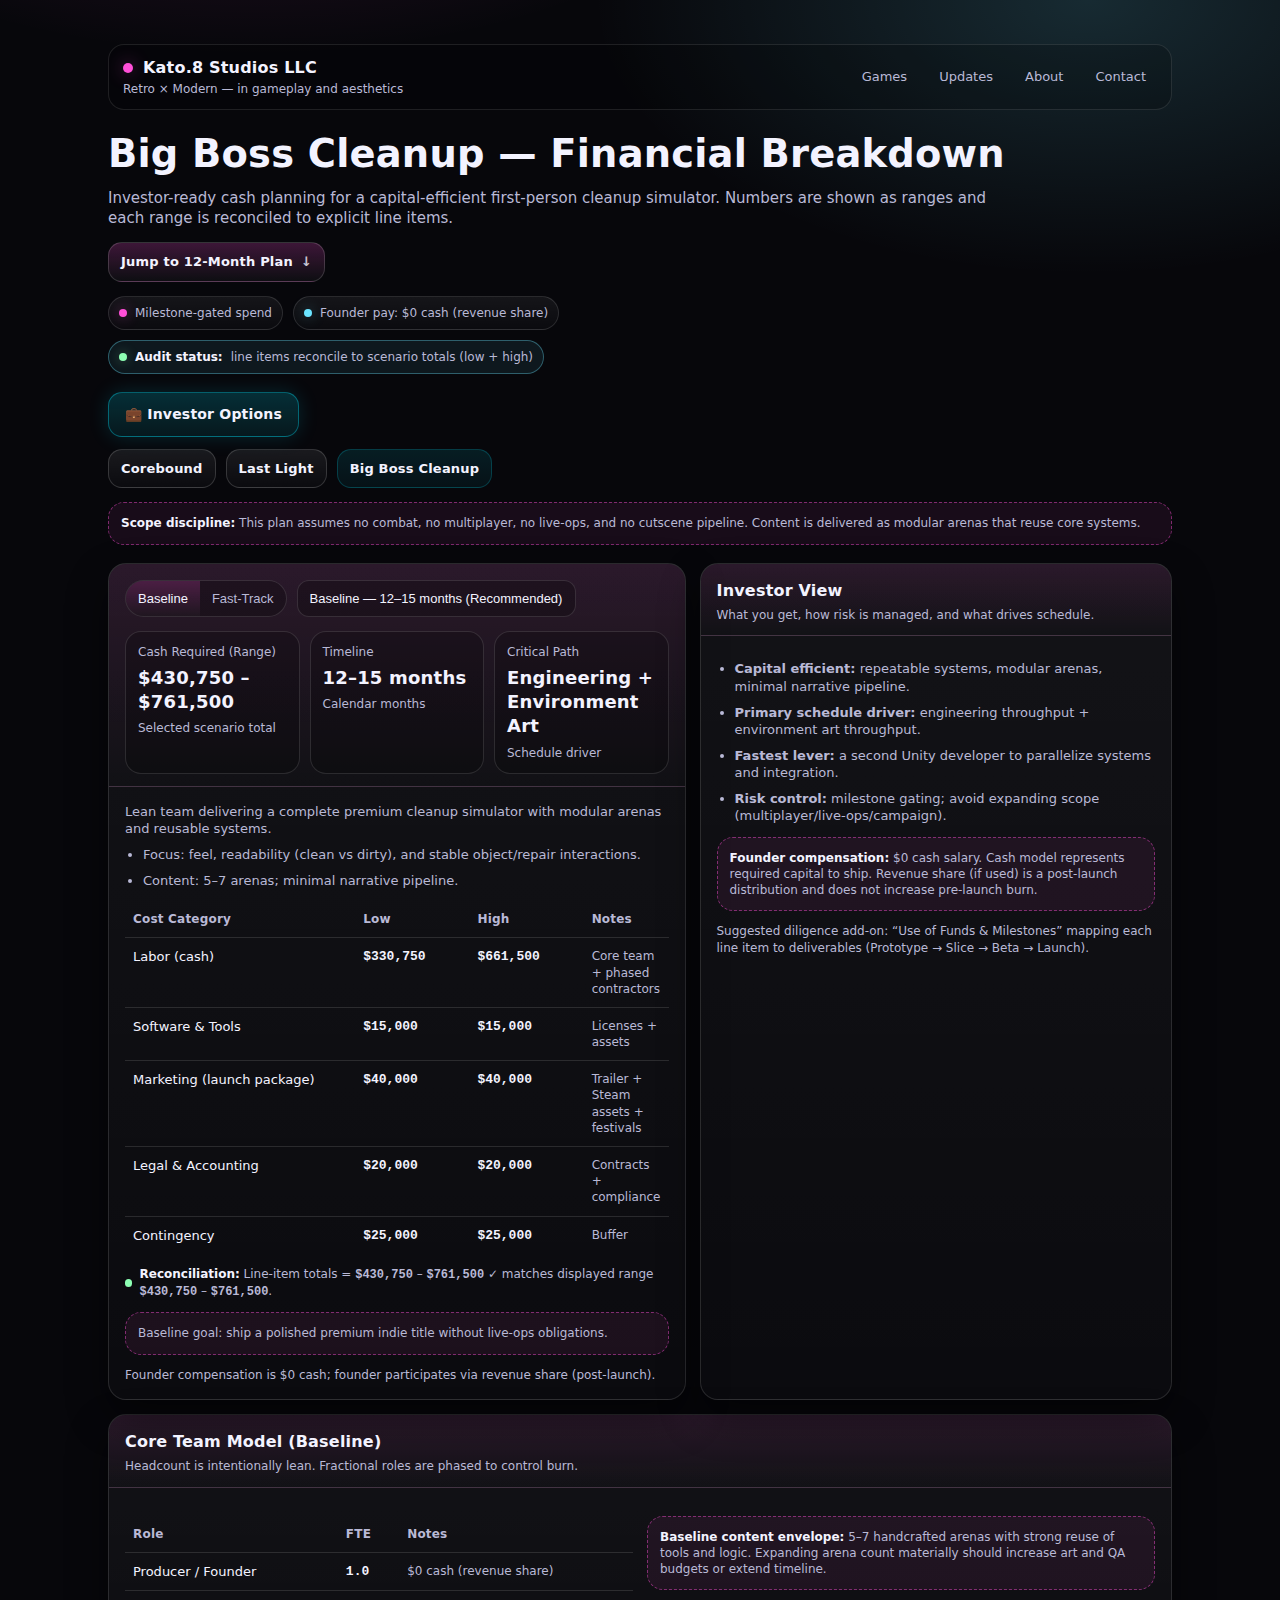
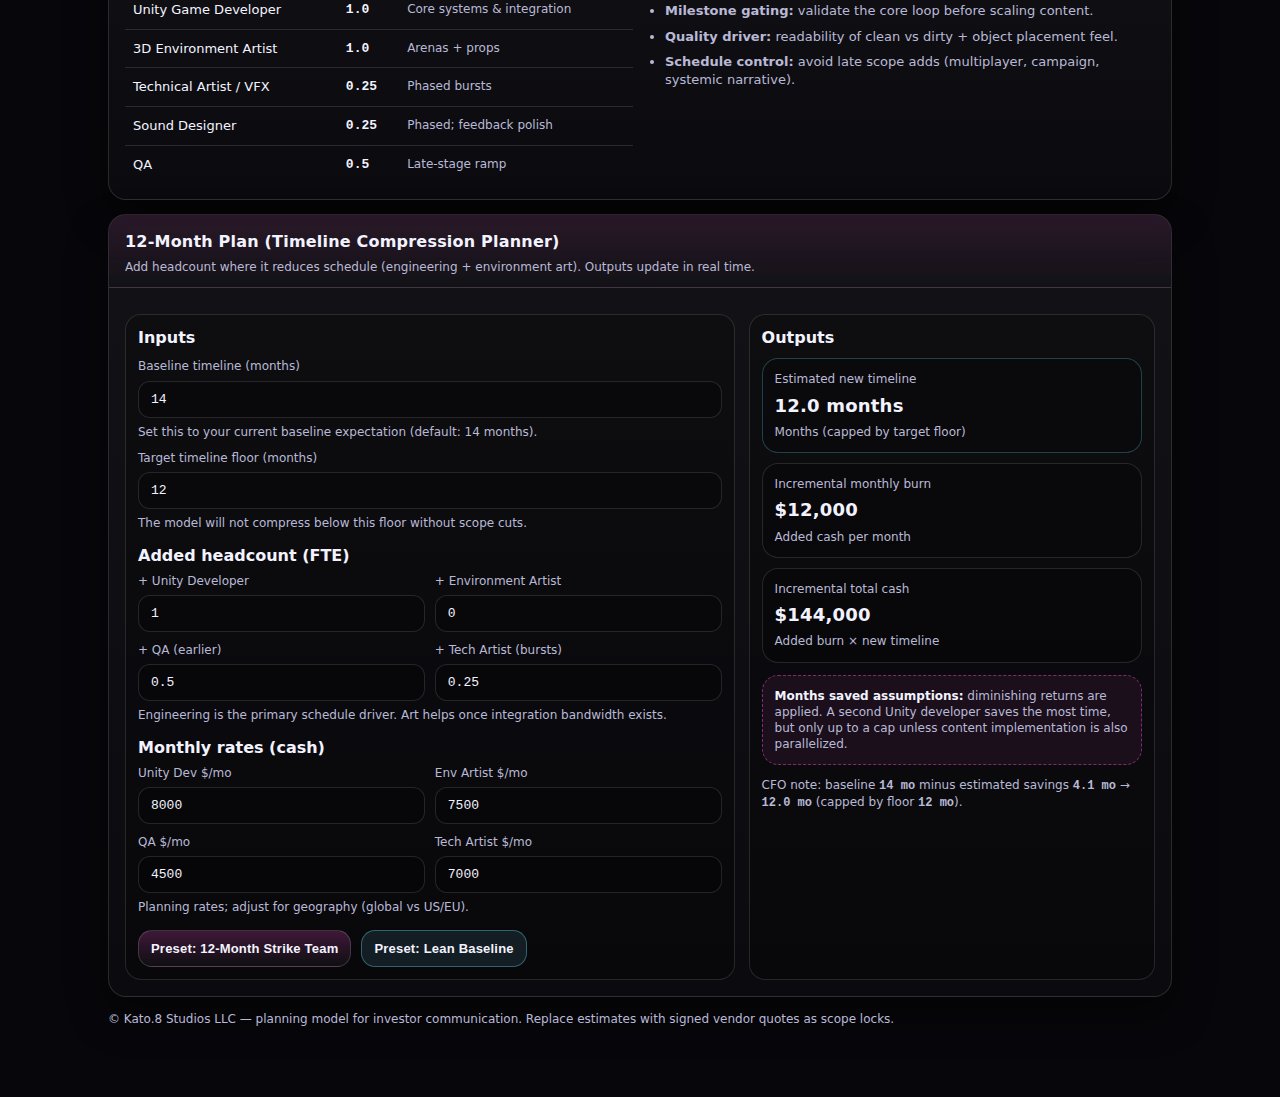
<file: financials-bigbosscleanup.html>
<!doctype html>
<html lang="en">
<head>
  <meta charset="utf-8" />
  <meta name="viewport" content="width=device-width,initial-scale=1" />
  <title>Kato.8 Studios — Big Boss Cleanup Financials</title>
  <style>
    :root{
      --bg:#07070b;
      --text:#f3f3ff;
      --muted:#b9b9d6;
      --line:rgba(255,255,255,.12);
      --accent:#ff4fd8;
      --accent2:#6be4ff;
      --good:#8dffb3;
      --warn:#ffd36b;
      --bad:#ff7a7a;
      --shadow: 0 18px 40px rgba(0,0,0,.45);
      --radius:18px;
      --mono: ui-monospace, SFMono-Regular, Menlo, Monaco, Consolas, "Liberation Mono", "Courier New", monospace;
    }
    *{ box-sizing:border-box; }
    body{
      margin:0;
      font-family: ui-sans-serif, system-ui, -apple-system, Segoe UI, Roboto, Helvetica, Arial;
      background: radial-gradient(900px 500px at 20% -10%, rgba(255,79,216,.20), transparent 65%),
                  radial-gradient(900px 500px at 85% 0%, rgba(107,228,255,.16), transparent 55%),
                  var(--bg);
      color:var(--text);
      line-height:1.35;
    }
    .wrap{ max-width:1100px; margin:0 auto; padding:44px 18px 70px; }

    .sitehdr{
      display:flex; align-items:center; justify-content:space-between; gap:14px;
      margin-bottom:18px;
      padding:12px 14px;
      border:1px solid rgba(255,255,255,.10);
      border-radius: 16px;
      background: rgba(0,0,0,.18);
    }
    .brand{ display:flex; flex-direction:column; gap:2px; }
    .brand .name{
      font-weight:900; letter-spacing:.2px;
      display:flex; align-items:center; gap:10px;
    }
    .spark{
      width:10px; height:10px; border-radius:999px;
      background: var(--accent);
      box-shadow:0 0 18px rgba(255,79,216,.45);
      display:inline-block;
    }
    .brand .tag{ font-size:12px; color:var(--muted); }
    .nav{ display:flex; flex-wrap:wrap; gap:10px; justify-content:flex-end; align-items:center; }
    .nav a{
      color:var(--muted);
      font-size:13px;
      padding:8px 10px;
      border-radius:999px;
      border:1px solid transparent;
      text-decoration:none;
    }
    .nav a:hover{
      color:var(--text);
      border-color: rgba(255,255,255,.12);
      background: rgba(255,255,255,.04);
    }

    h1{
      margin:0;
      font-size: clamp(26px, 3vw, 40px);
      letter-spacing:.2px;
    }
    .sub{
      margin:8px 0 0;
      color:var(--muted);
      max-width:900px;
      font-size: 15px;
    }

    .badge-row{ display:flex; flex-wrap:wrap; gap:10px; margin-top:14px; align-items:center; }
    .badge{
      border:1px solid var(--line);
      background: linear-gradient(180deg, rgba(255,255,255,.06), rgba(255,255,255,.02));
      padding:8px 10px;
      border-radius:999px;
      font-size:12px;
      color:var(--muted);
      display:inline-flex; align-items:center; gap:8px;
      white-space:nowrap;
    }
    .dot{ width:8px; height:8px; border-radius:999px; background:var(--accent); box-shadow:0 0 14px rgba(255,79,216,.45); }
    .dot2{ background:var(--accent2); box-shadow:0 0 14px rgba(107,228,255,.35); }

    .card{
      background: linear-gradient(180deg, rgba(255,255,255,.05), rgba(255,255,255,.02));
      border:1px solid var(--line);
      border-radius: var(--radius);
      box-shadow: var(--shadow);
      overflow:hidden;
    }
    .card .hd{
      padding:16px 16px 12px;
      border-bottom:1px solid var(--line);
      background: linear-gradient(180deg, rgba(255,79,216,.10), rgba(255,255,255,0));
    }
    .card .bd{ padding:16px; }

    .grid{
      display:grid;
      grid-template-columns: 1.1fr .9fr;
      gap:14px;
      margin-top:18px;
    }
    @media (max-width: 920px){
      .grid{ grid-template-columns: 1fr; }
    }

    .controls{ display:flex; flex-wrap:wrap; gap:10px; align-items:center; }
    .pillset{
      display:flex;
      border:1px solid var(--line);
      background: rgba(0,0,0,.25);
      border-radius:999px;
      overflow:hidden;
    }
    .pill{
      padding:10px 12px;
      font-size:13px;
      cursor:pointer;
      color:var(--muted);
      background:transparent;
      border:0;
    }
    .pill[aria-selected="true"]{
      color:var(--text);
      background: linear-gradient(180deg, rgba(255,79,216,.20), rgba(255,255,255,.02));
    }
    select{
      appearance:none;
      border-radius:12px;
      border:1px solid var(--line);
      background: rgba(0,0,0,.25);
      color:var(--text);
      padding:10px 12px;
      font-size:13px;
      outline:none;
    }

    .kpis{
      display:grid;
      grid-template-columns: repeat(3, 1fr);
      gap:10px;
      margin-top:14px;
    }
    @media (max-width: 560px){ .kpis{ grid-template-columns: 1fr; } }
    .kpi{
      border:1px solid var(--line);
      border-radius:16px;
      padding:12px;
      background: rgba(0,0,0,.22);
    }
    .kpi .lbl{ font-size:12px; color:var(--muted); }
    .kpi .val{ margin-top:6px; font-size:18px; font-weight:800; letter-spacing:.2px; }
    .kpi .hint{ margin-top:6px; font-size:12px; color:var(--muted); }

    table{ width:100%; border-collapse:collapse; margin-top:12px; font-size:13px; }
    th, td{
      text-align:left;
      padding:10px 8px;
      border-bottom:1px solid var(--line);
      vertical-align:top;
    }
    th{ color:var(--muted); font-weight:600; font-size:12px; letter-spacing:.2px; }
    tr:last-child td{ border-bottom:0; }

    .money{
      font-variant-numeric: tabular-nums;
      white-space:nowrap;
      font-weight:650;
      font-family: var(--mono);
    }

    .callout{
      border:1px dashed rgba(255,79,216,.45);
      background: rgba(255,79,216,.07);
      padding:12px;
      border-radius:16px;
      color:var(--muted);
      font-size:12px;
      margin-top:12px;
    }
    .callout strong{ color:var(--text); }

    .list{ margin:0; padding-left:18px; color:var(--muted); font-size:13px; }
    .list li{ margin:8px 0; }

    .note{ margin-top:12px; color:var(--muted); font-size:12px; }

    .btn{
      border-radius:14px;
      border:1px solid rgba(255,255,255,.16);
      background: linear-gradient(180deg, rgba(255,79,216,.22), rgba(255,255,255,.03));
      color:var(--text);
      padding:10px 12px;
      font-weight:900;
      letter-spacing:.2px;
      cursor:pointer;
      font-size:13px;
      text-decoration:none;
      display:inline-flex;
      align-items:center;
      gap:8px;
    }
    .btn:hover{ border-color: rgba(255,255,255,.28); }

    .two{
      display:grid;
      grid-template-columns: 1fr 1fr;
      gap:14px;
    }
    @media (max-width: 920px){ .two{ grid-template-columns: 1fr; } }

    .planner-grid{
      display:grid;
      grid-template-columns: 1.2fr .8fr;
      gap:14px;
      margin-top:10px;
    }
    @media (max-width: 920px){ .planner-grid{ grid-template-columns: 1fr; } }

    .panel{
      border:1px solid var(--line);
      border-radius:16px;
      padding:12px;
      background: rgba(0,0,0,.22);
    }
    .field{
      display:grid;
      grid-template-columns: 1fr 1fr;
      gap:10px;
    }
    @media (max-width: 520px){ .field{ grid-template-columns: 1fr; } }

    .input{
      border:1px solid rgba(255,255,255,.12);
      border-radius:12px;
      padding:10px 12px;
      background: rgba(0,0,0,.25);
      color:var(--text);
      outline:none;
      width:100%;
      font-family: var(--mono);
      font-size:13px;
    }
    label{ display:block; font-size:12px; color:var(--muted); margin-bottom:6px; }
    .row{ margin-top:10px; }
    .mini{ font-size:12px; color:var(--muted); margin-top:6px; }
    .anchor{ scroll-margin-top: 90px; }

    .audit-badge{
      display:inline-flex; gap:8px; align-items:center;
      padding:8px 10px; border-radius:999px;
      border:1px solid rgba(107,228,255,.35);
      background: rgba(107,228,255,.08);
      color:var(--muted); font-size:12px;
      margin-top:10px;
    }
    .audit-badge b{ color:var(--text); }
  </style>
</head>
<body>
  <div class="wrap">

    <div class="sitehdr">
      <div class="brand">
        <div class="name"><span class="spark"></span> <a href="index.html" style="color:var(--text); text-decoration:none;">Kato.8 Studios LLC</a></div>
        <div class="tag">Retro × Modern — in gameplay and aesthetics</div>
      </div>
      <div class="nav">
        <a href="games.html">Games</a>
        <a href="updates.html">Updates</a>
        <a href="about.html">About</a>
        <a href="contact.html">Contact</a>
      </div>
    </div>

    <div class="top">
      <div>
        <h1>Big Boss Cleanup — Financial Breakdown</h1>
        <p class="sub">
          Investor-ready cash planning for a capital-efficient first-person cleanup simulator.
          Numbers are shown as ranges and each range is reconciled to explicit line items.
        </p>

        <!-- Quick action -->
        <div style="margin-top:14px;">
          <a href="#twelve-month-plan" class="btn" style="text-decoration:none; display:inline-flex; align-items:center; gap:8px;">
            Jump to 12-Month Plan
            <span aria-hidden="true" style="opacity:.8;">↓</span>
          </a>
        </div>

        <!-- Metadata badges -->
        <div class="badge-row" style="margin-top:14px;">
          <div class="badge"><span class="dot"></span> Milestone-gated spend</div>
          <div class="badge"><span class="dot dot2"></span> Founder pay: $0 cash (revenue share)</div>
        </div>

        <div class="audit-badge">
          <span style="width:8px;height:8px;border-radius:999px;background:var(--good);box-shadow:0 0 12px rgba(141,255,179,.35);display:inline-block;"></span>
          <b>Audit status:</b> line items reconcile to scenario totals (low + high)
        </div>

        <!-- Primary CTA -->
        <div class="badge-row" style="margin-top:18px;">
          <a class="btn" href="investor-options.html" style="border-color: rgba(0,230,255,.35); background: linear-gradient(180deg, rgba(0,230,255,.18), rgba(0,230,255,.08)); color:var(--text); font-weight:900; box-shadow: 0 0 20px rgba(0,230,255,.15); text-decoration:none; font-size:14px; padding:12px 16px;">💼 Investor Options</a>
        </div>

        <!-- Secondary navigation -->
        <div class="badge-row" style="margin-top:12px;">
          <a class="btn" href="financials-corebound.html" style="border-color: rgba(255,255,255,.16); background: linear-gradient(180deg, rgba(255,255,255,.08), rgba(255,255,255,.02)); text-decoration:none;">Corebound</a>
          <a class="btn" href="financials-lastlight.html" style="border-color: rgba(255,255,255,.16); background: linear-gradient(180deg, rgba(255,255,255,.08), rgba(255,255,255,.02)); text-decoration:none;">Last Light</a>
          <a class="btn" href="financials-bigbosscleanup.html" style="border-color: rgba(0,230,255,.2); background: linear-gradient(180deg, rgba(0,230,255,.1), rgba(0,230,255,.05)); text-decoration:none; font-weight:900;">Big Boss Cleanup</a>
        </div>

        <div class="callout" style="margin-top:14px;">
          <strong>Scope discipline:</strong> This plan assumes no combat, no multiplayer, no live-ops, and no cutscene pipeline.
          Content is delivered as modular arenas that reuse core systems.
        </div>
      </div>
    </div>

    <div class="grid">
      <div class="card">
        <div class="hd">
          <div class="controls">
            <div class="pillset" role="tablist" aria-label="Budget type">
              <button class="pill" id="tab-baseline" role="tab" aria-selected="true">Baseline</button>
              <button class="pill" id="tab-fast" role="tab" aria-selected="false">Fast-Track</button>
            </div>
            <select id="scenario"></select>
          </div>

          <div class="kpis">
            <div class="kpi">
              <div class="lbl">Cash Required (Range)</div>
              <div class="val" id="kpiBudget">$—</div>
              <div class="hint">Selected scenario total</div>
            </div>
            <div class="kpi">
              <div class="lbl">Timeline</div>
              <div class="val" id="kpiTimeline">—</div>
              <div class="hint">Calendar months</div>
            </div>
            <div class="kpi">
              <div class="lbl">Critical Path</div>
              <div class="val" id="kpiBottleneck">—</div>
              <div class="hint">Schedule driver</div>
            </div>
          </div>
        </div>

        <div class="bd">
          <div id="summary"></div>

          <table aria-label="Line item budget table">
            <thead>
              <tr>
                <th style="width:46%">Cost Category</th>
                <th style="width:22%">Low</th>
                <th style="width:22%">High</th>
                <th style="width:10%">Notes</th>
              </tr>
            </thead>
            <tbody id="lines"></tbody>
          </table>

          <div class="note" id="reconcile"></div>
          <div class="callout" id="callout"></div>
          <div class="note" id="note"></div>
        </div>
      </div>

      <div class="card">
        <div class="hd">
          <div style="font-weight:900; letter-spacing:.2px">Investor View</div>
          <div style="color:var(--muted); font-size:12px; margin-top:6px">
            What you get, how risk is managed, and what drives schedule.
          </div>
        </div>
        <div class="bd">
          <ul class="list">
            <li><b>Capital efficient:</b> repeatable systems, modular arenas, minimal narrative pipeline.</li>
            <li><b>Primary schedule driver:</b> engineering throughput + environment art throughput.</li>
            <li><b>Fastest lever:</b> a second Unity developer to parallelize systems and integration.</li>
            <li><b>Risk control:</b> milestone gating; avoid expanding scope (multiplayer/live-ops/campaign).</li>
          </ul>

          <div class="callout">
            <strong>Founder compensation:</strong> $0 cash salary. Cash model represents required capital to ship.
            Revenue share (if used) is a post-launch distribution and does not increase pre-launch burn.
          </div>

          <div class="note">
            Suggested diligence add-on: “Use of Funds & Milestones” mapping each line item to deliverables (Prototype → Slice → Beta → Launch).
          </div>
        </div>
      </div>
    </div>

    <div class="card" style="margin-top:14px;">
      <div class="hd">
        <div style="font-weight:900; letter-spacing:.2px">Core Team Model (Baseline)</div>
        <div style="color:var(--muted); font-size:12px; margin-top:6px">
          Headcount is intentionally lean. Fractional roles are phased to control burn.
        </div>
      </div>
      <div class="bd">
        <div class="two">
          <div>
            <table aria-label="Team model table">
              <thead>
                <tr>
                  <th>Role</th>
                  <th>FTE</th>
                  <th>Notes</th>
                </tr>
              </thead>
              <tbody>
                <tr><td>Producer / Founder</td><td class="money">1.0</td><td style="color:var(--muted); font-size:12px">$0 cash (revenue share)</td></tr>
                <tr><td>Unity Game Developer</td><td class="money">1.0</td><td style="color:var(--muted); font-size:12px">Core systems & integration</td></tr>
                <tr><td>3D Environment Artist</td><td class="money">1.0</td><td style="color:var(--muted); font-size:12px">Arenas + props</td></tr>
                <tr><td>Technical Artist / VFX</td><td class="money">0.25</td><td style="color:var(--muted); font-size:12px">Phased bursts</td></tr>
                <tr><td>Sound Designer</td><td class="money">0.25</td><td style="color:var(--muted); font-size:12px">Phased; feedback polish</td></tr>
                <tr><td>QA</td><td class="money">0.5</td><td style="color:var(--muted); font-size:12px">Late-stage ramp</td></tr>
              </tbody>
            </table>
          </div>
          <div>
            <div class="callout">
              <strong>Baseline content envelope:</strong> 5–7 handcrafted arenas with strong reuse of tools and logic.
              Expanding arena count materially should increase art and QA budgets or extend timeline.
            </div>
            <ul class="list" style="margin-top:12px;">
              <li><b>Milestone gating:</b> validate the core loop before scaling content.</li>
              <li><b>Quality driver:</b> readability of clean vs dirty + object placement feel.</li>
              <li><b>Schedule control:</b> avoid late scope adds (multiplayer, campaign, systemic narrative).</li>
            </ul>
          </div>
        </div>
      </div>
    </div>

    <div class="card anchor" id="twelve-month-plan" style="margin-top:14px;">
      <div class="hd">
        <div style="font-weight:900; letter-spacing:.2px">12-Month Plan (Timeline Compression Planner)</div>
        <div style="color:var(--muted); font-size:12px; margin-top:6px">
          Add headcount where it reduces schedule (engineering + environment art). Outputs update in real time.
        </div>
      </div>
      <div class="bd">
        <div class="planner-grid">
          <div class="panel">
            <div style="font-weight:900; margin-bottom:6px;">Inputs</div>

            <div class="row">
              <label for="baseMonths">Baseline timeline (months)</label>
              <input class="input" id="baseMonths" type="number" min="6" step="1" value="14" />
              <div class="mini">Set this to your current baseline expectation (default: 14 months).</div>
            </div>

            <div class="row">
              <label for="targetMonths">Target timeline floor (months)</label>
              <input class="input" id="targetMonths" type="number" min="8" step="1" value="12" />
              <div class="mini">The model will not compress below this floor without scope cuts.</div>
            </div>

            <div class="row" style="margin-top:14px;">
              <div style="font-weight:900; margin-bottom:6px;">Added headcount (FTE)</div>
              <div class="field">
                <div>
                  <label for="addDev">+ Unity Developer</label>
                  <input class="input" id="addDev" type="number" min="0" step="0.5" value="1" />
                </div>
                <div>
                  <label for="addEnv">+ Environment Artist</label>
                  <input class="input" id="addEnv" type="number" min="0" step="0.5" value="0" />
                </div>
                <div>
                  <label for="addQA">+ QA (earlier)</label>
                  <input class="input" id="addQA" type="number" min="0" step="0.5" value="0.5" />
                </div>
                <div>
                  <label for="addTA">+ Tech Artist (bursts)</label>
                  <input class="input" id="addTA" type="number" min="0" step="0.25" value="0.25" />
                </div>
              </div>
              <div class="mini">Engineering is the primary schedule driver. Art helps once integration bandwidth exists.</div>
            </div>

            <div class="row" style="margin-top:14px;">
              <div style="font-weight:900; margin-bottom:6px;">Monthly rates (cash)</div>
              <div class="field">
                <div>
                  <label for="rateDev">Unity Dev $/mo</label>
                  <input class="input" id="rateDev" type="number" min="0" step="100" value="8000" />
                </div>
                <div>
                  <label for="rateEnv">Env Artist $/mo</label>
                  <input class="input" id="rateEnv" type="number" min="0" step="100" value="7500" />
                </div>
                <div>
                  <label for="rateQA">QA $/mo</label>
                  <input class="input" id="rateQA" type="number" min="0" step="100" value="4500" />
                </div>
                <div>
                  <label for="rateTA">Tech Artist $/mo</label>
                  <input class="input" id="rateTA" type="number" min="0" step="100" value="7000" />
                </div>
              </div>
              <div class="mini">Planning rates; adjust for geography (global vs US/EU).</div>
            </div>

            <div class="row" style="display:flex; gap:10px; flex-wrap:wrap; margin-top:14px;">
              <button class="btn" id="preset12" type="button">Preset: 12‑Month Strike Team</button>
              <button class="btn" id="presetLean" type="button" style="border-color: rgba(107,228,255,.35); background: rgba(107,228,255,.10);">Preset: Lean Baseline</button>
            </div>
          </div>

          <div class="panel">
            <div style="font-weight:900; margin-bottom:6px;">Outputs</div>

            <div class="kpis" style="grid-template-columns: 1fr; margin-top:10px;">
              <div class="kpi" style="border-color: rgba(107,228,255,.25);">
                <div class="lbl">Estimated new timeline</div>
                <div class="val" id="outTimeline">—</div>
                <div class="hint">Months (capped by target floor)</div>
              </div>
              <div class="kpi">
                <div class="lbl">Incremental monthly burn</div>
                <div class="val" id="outBurn">$—</div>
                <div class="hint">Added cash per month</div>
              </div>
              <div class="kpi">
                <div class="lbl">Incremental total cash</div>
                <div class="val" id="outAddedCash">$—</div>
                <div class="hint">Added burn × new timeline</div>
              </div>
            </div>

            <div class="callout" style="margin-top:12px;">
              <strong>Months saved assumptions:</strong> diminishing returns are applied. A second Unity developer saves the most time,
              but only up to a cap unless content implementation is also parallelized.
            </div>

            <div class="note" id="outExplain"></div>
          </div>
        </div>
      </div>
    </div>

    <div class="note" style="margin-top:14px;">
      © Kato.8 Studios LLC — planning model for investor communication. Replace estimates with signed vendor quotes as scope locks.
    </div>

  </div>

  <script>
    const money = (n) => {
      if (n === null || n === undefined || !isFinite(n)) return "—";
      return "$" + Math.round(n).toLocaleString("en-US");
    };

    const baselineScenarios = [
      {
        id: "baseline_12_15",
        name: "Baseline — 12–15 months (Recommended)",
        budgetLow: 430750,
        budgetHigh: 761500,
        timeline: "12–15 months",
        bottleneck: "Engineering + Environment Art",
        summary: `
          <p style="margin:0 0 8px; color:var(--muted); font-size:13px">
            Lean team delivering a complete premium cleanup simulator with modular arenas and reusable systems.
          </p>
          <ul class="list">
            <li>Focus: feel, readability (clean vs dirty), and stable object/repair interactions.</li>
            <li>Content: 5–7 arenas; minimal narrative pipeline.</li>
          </ul>
        `,
        lines: [
          { cat: "Labor (cash)", low: 330750, high: 661500, note: "Core team + phased contractors" },
          { cat: "Software & Tools", low: 15000, high: 15000, note: "Licenses + assets" },
          { cat: "Marketing (launch package)", low: 40000, high: 40000, note: "Trailer + Steam assets + festivals" },
          { cat: "Legal & Accounting", low: 20000, high: 20000, note: "Contracts + compliance" },
          { cat: "Contingency", low: 25000, high: 25000, note: "Buffer" },
        ],
        callout: "Baseline goal: ship a polished premium indie title without live-ops obligations.",
        note: "Founder compensation is $0 cash; founder participates via revenue share (post-launch)."
      }
    ];

    const fastTrackScenarios = [
      {
        id: "fast_10_11",
        name: "Fast-Track — ~10–11 months (Schedule Compression)",
        budgetLow: 367250,
        budgetHigh: 644500,
        timeline: "10–11 months",
        bottleneck: "Integration bandwidth (engine + content)",
        summary: `
          <p style="margin:0 0 8px; color:var(--muted); font-size:13px">
            Higher monthly burn to reduce calendar time. Adds engineering capacity and pulls QA earlier.
          </p>
          <ul class="list">
            <li>Best lever: +1 Unity developer to parallelize systems and integration.</li>
            <li>Maintains quality by avoiding late-stage crunch and rework.</li>
          </ul>
        `,
        lines: [
          { cat: "Labor (cash)", low: 257250, high: 514500, note: "+ dev capacity + earlier QA" },
          { cat: "Software & Tools", low: 15000, high: 15000, note: "Licenses + assets" },
          { cat: "Marketing (launch package)", low: 45000, high: 55000, note: "Stronger trailer + outreach" },
          { cat: "Legal & Accounting", low: 20000, high: 20000, note: "Contracts + compliance" },
          { cat: "Contingency", low: 30000, high: 40000, note: "Buffer increases with speed" },
        ],
        callout: "Fast-track goal: ship sooner with reduced rework risk through added capacity.",
        note: "Founder compensation remains $0 cash; revenue share elections do not increase upfront cash requirements."
      }
    ];

    const tabBaseline = document.getElementById("tab-baseline");
    const tabFast = document.getElementById("tab-fast");
    const scenarioSelect = document.getElementById("scenario");

    const kpiBudget = document.getElementById("kpiBudget");
    const kpiTimeline = document.getElementById("kpiTimeline");
    const kpiBottleneck = document.getElementById("kpiBottleneck");

    const summary = document.getElementById("summary");
    const linesEl = document.getElementById("lines");
    const reconcile = document.getElementById("reconcile");
    const callout = document.getElementById("callout");
    const note = document.getElementById("note");

    let mode = "baseline";
    let currentScenario = null;

    function setMode(nextMode){
      mode = nextMode;
      tabBaseline.setAttribute("aria-selected", mode === "baseline");
      tabFast.setAttribute("aria-selected", mode === "fast");

      scenarioSelect.innerHTML = "";
      const data = mode === "baseline" ? baselineScenarios : fastTrackScenarios;

      data.forEach(s => {
        const opt = document.createElement("option");
        opt.value = s.id;
        opt.textContent = s.name;
        scenarioSelect.appendChild(opt);
      });
      scenarioSelect.selectedIndex = 0;
      renderScenario();
    }

    function renderScenario(){
      const data = mode === "baseline" ? baselineScenarios : fastTrackScenarios;
      const s = data.find(x => x.id === scenarioSelect.value) || data[0];
      currentScenario = s;

      kpiBudget.textContent = `${money(s.budgetLow)} – ${money(s.budgetHigh)}`;
      kpiTimeline.textContent = s.timeline;
      kpiBottleneck.textContent = s.bottleneck;

      summary.innerHTML = s.summary;

      linesEl.innerHTML = "";
      let lowSum = 0, highSum = 0;

      s.lines.forEach(row => {
        lowSum += Number(row.low)||0;
        highSum += Number(row.high)||0;
        const tr = document.createElement("tr");
        tr.innerHTML = `
          <td>${row.cat}</td>
          <td class="money">${money(row.low)}</td>
          <td class="money">${money(row.high)}</td>
          <td style="color:var(--muted); font-size:12px">${row.note || ""}</td>
        `;
        linesEl.appendChild(tr);
      });

      const okLow = lowSum === s.budgetLow;
      const okHigh = highSum === s.budgetHigh;

      reconcile.innerHTML = `
        <span style="display:inline-flex;gap:8px;align-items:center;">
          <span style="width:8px;height:8px;border-radius:999px;background:${(okLow && okHigh) ? 'var(--good)' : 'var(--warn)'};display:inline-block;"></span>
          <span style="color:var(--muted); font-size:12px;">
            <b style="color:var(--text)">Reconciliation:</b>
            Line-item totals =
            <span class="money">${money(lowSum)}</span> – <span class="money">${money(highSum)}</span>
            ${ (okLow && okHigh) ? "✓ matches" : "⚠ differs from" }
            displayed range <span class="money">${money(s.budgetLow)}</span> – <span class="money">${money(s.budgetHigh)}</span>.
          </span>
        </span>
      `;

      callout.textContent = s.callout;
      note.textContent = s.note;
    }

    tabBaseline.addEventListener("click", () => setMode("baseline"));
    tabFast.addEventListener("click", () => setMode("fast"));
    scenarioSelect.addEventListener("change", renderScenario);

    // Planner model
    const baseMonths = document.getElementById("baseMonths");
    const targetMonths = document.getElementById("targetMonths");

    const addDev = document.getElementById("addDev");
    const addEnv = document.getElementById("addEnv");
    const addQA = document.getElementById("addQA");
    const addTA = document.getElementById("addTA");

    const rateDev = document.getElementById("rateDev");
    const rateEnv = document.getElementById("rateEnv");
    const rateQA = document.getElementById("rateQA");
    const rateTA = document.getElementById("rateTA");

    const outTimeline = document.getElementById("outTimeline");
    const outBurn = document.getElementById("outBurn");
    const outAddedCash = document.getElementById("outAddedCash");
    const outExplain = document.getElementById("outExplain");

    const preset12 = document.getElementById("preset12");
    const presetLean = document.getElementById("presetLean");

    function clamp(n,a,b){ return Math.min(b, Math.max(a,n)); }

    function monthsSaved(){
      const dev = Number(addDev.value)||0;
      const env = Number(addEnv.value)||0;
      const qa  = Number(addQA.value)||0;
      const ta  = Number(addTA.value)||0;

      const devSave = (dev >= 1 ? 3.5 : 0) + (dev >= 2 ? 1.0 : 0) + (dev >= 3 ? 0.5 : 0);
      const envSave = Math.min(2.0, env * 1.25);
      const qaSave  = Math.min(1.0, qa * 0.75);
      const taSave  = Math.min(1.0, ta * 0.8);

      return devSave + envSave + qaSave + taSave;
    }

    function computePlanner(){
      const base = Math.max(6, Number(baseMonths.value)||14);
      const floor = clamp(Number(targetMonths.value)||12, 8, 36);

      const saved = monthsSaved();
      const newTimeline = Math.max(floor, base - saved);

      const burn =
        (Number(addDev.value)||0) * (Number(rateDev.value)||0) +
        (Number(addEnv.value)||0) * (Number(rateEnv.value)||0) +
        (Number(addQA.value)||0)  * (Number(rateQA.value)||0)  +
        (Number(addTA.value)||0)  * (Number(rateTA.value)||0);

      const addedCash = burn * newTimeline;

      outTimeline.textContent = `${newTimeline.toFixed(1)} months`;
      outBurn.textContent = money(burn);
      outAddedCash.textContent = money(addedCash);

      outExplain.innerHTML = `
        CFO note: baseline <span class="money">${base.toFixed(0)} mo</span> minus estimated savings
        <span class="money">${saved.toFixed(1)} mo</span> →
        <span class="money">${newTimeline.toFixed(1)} mo</span> (capped by floor <span class="money">${floor.toFixed(0)} mo</span>).
      `;

      outAddedCash.setAttribute("data-inc-cash", String(addedCash));
    }

    [baseMonths,targetMonths,addDev,addEnv,addQA,addTA,rateDev,rateEnv,rateQA,rateTA].forEach(el=>{
      el.addEventListener("input", computePlanner);
      el.addEventListener("change", computePlanner);
    });

    preset12.addEventListener("click", ()=>{
      baseMonths.value = 14;
      targetMonths.value = 12;
      addDev.value = 1;
      addEnv.value = 0.5;
      addQA.value = 0.5;
      addTA.value = 0.25;
      computePlanner();
    });

    presetLean.addEventListener("click", ()=>{
      baseMonths.value = 14;
      targetMonths.value = 12;
      addDev.value = 0;
      addEnv.value = 0;
      addQA.value = 0;
      addTA.value = 0;
      computePlanner();
    });

    setMode("baseline");
    computePlanner();
  </script>

<script>
/* PART_TIME_MODEL */
(function(){
  const PART_TIME_WEIGHT = 0.5; // 50% FTE for non-full-time roles

  function applyPartTime(monthlyRate, roleIndex){
    return roleIndex === 0 ? monthlyRate : monthlyRate * PART_TIME_WEIGHT;
  }

  window.__k8PartTime = {
    weight: PART_TIME_WEIGHT,
    fullTimeCount: 1,
    totalRoles: 4,
    apply: applyPartTime
  };
})();
</script>

</body>
</html>
</file>
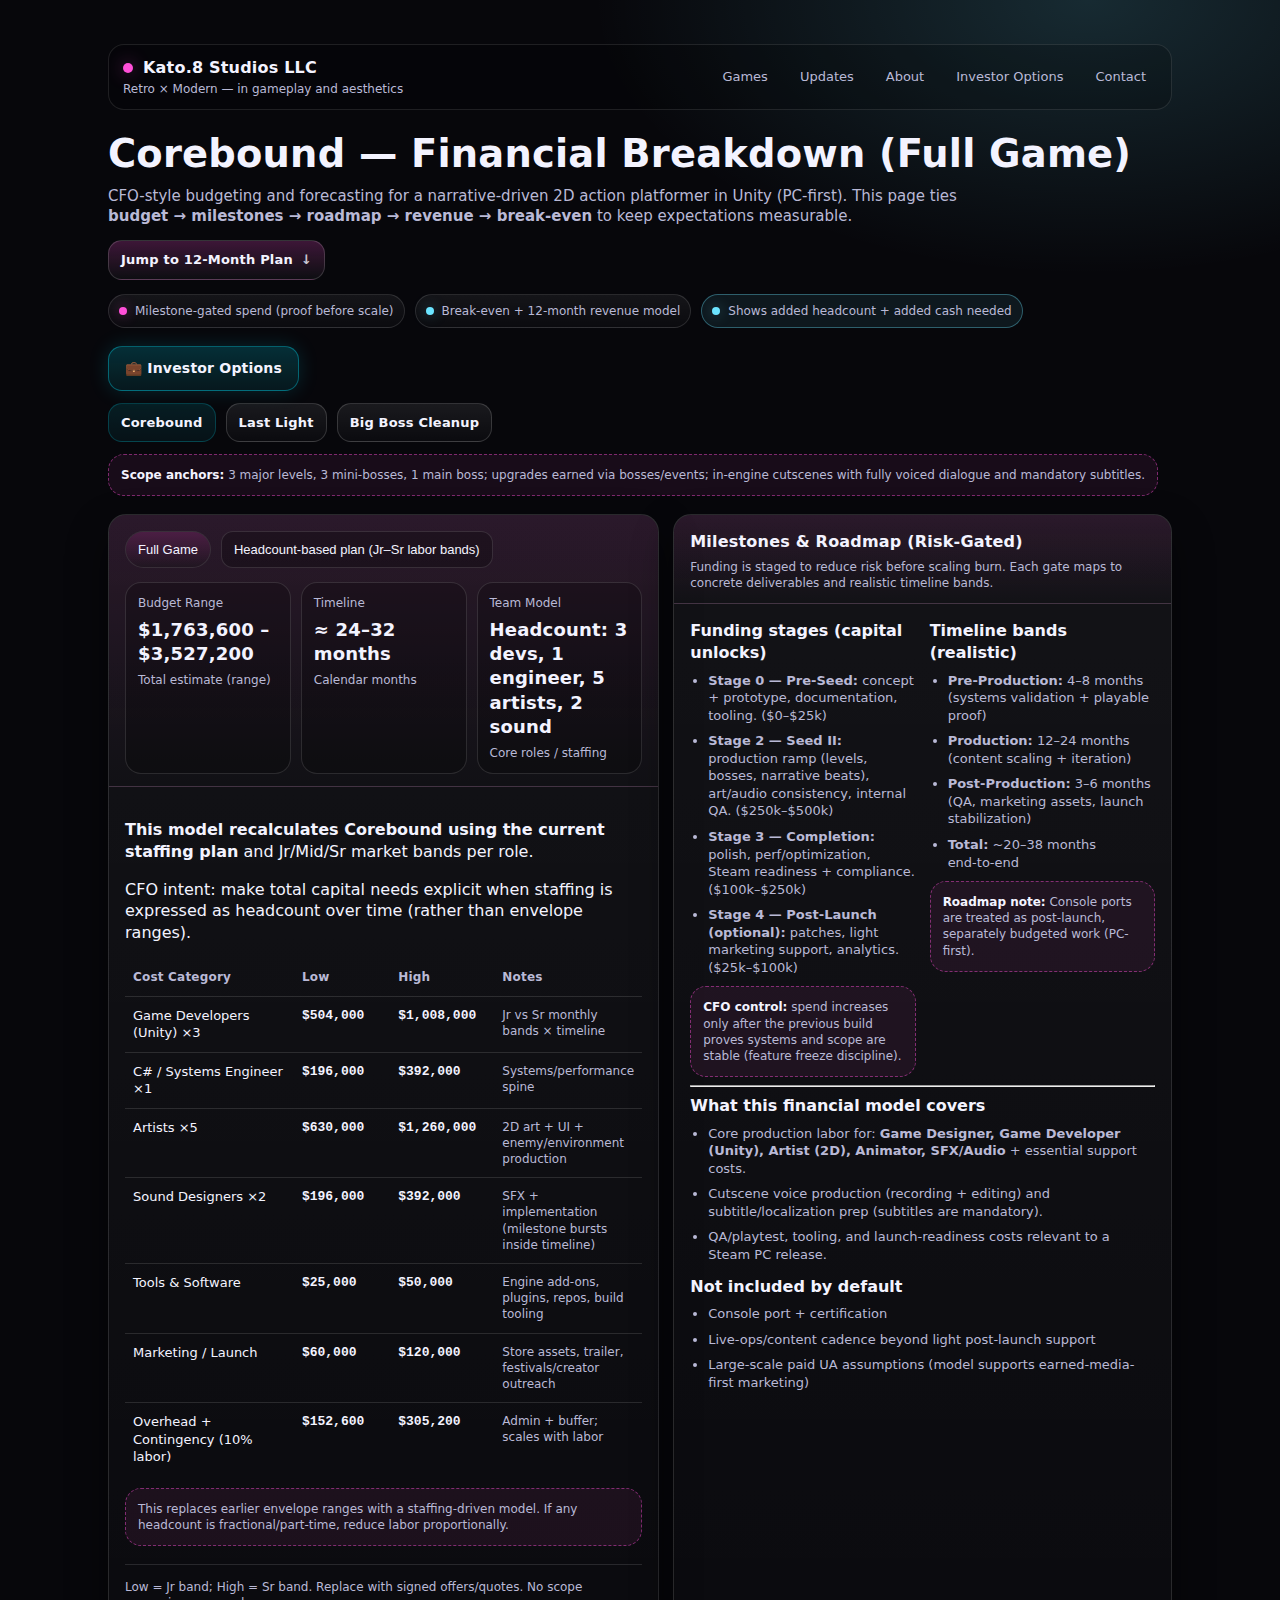
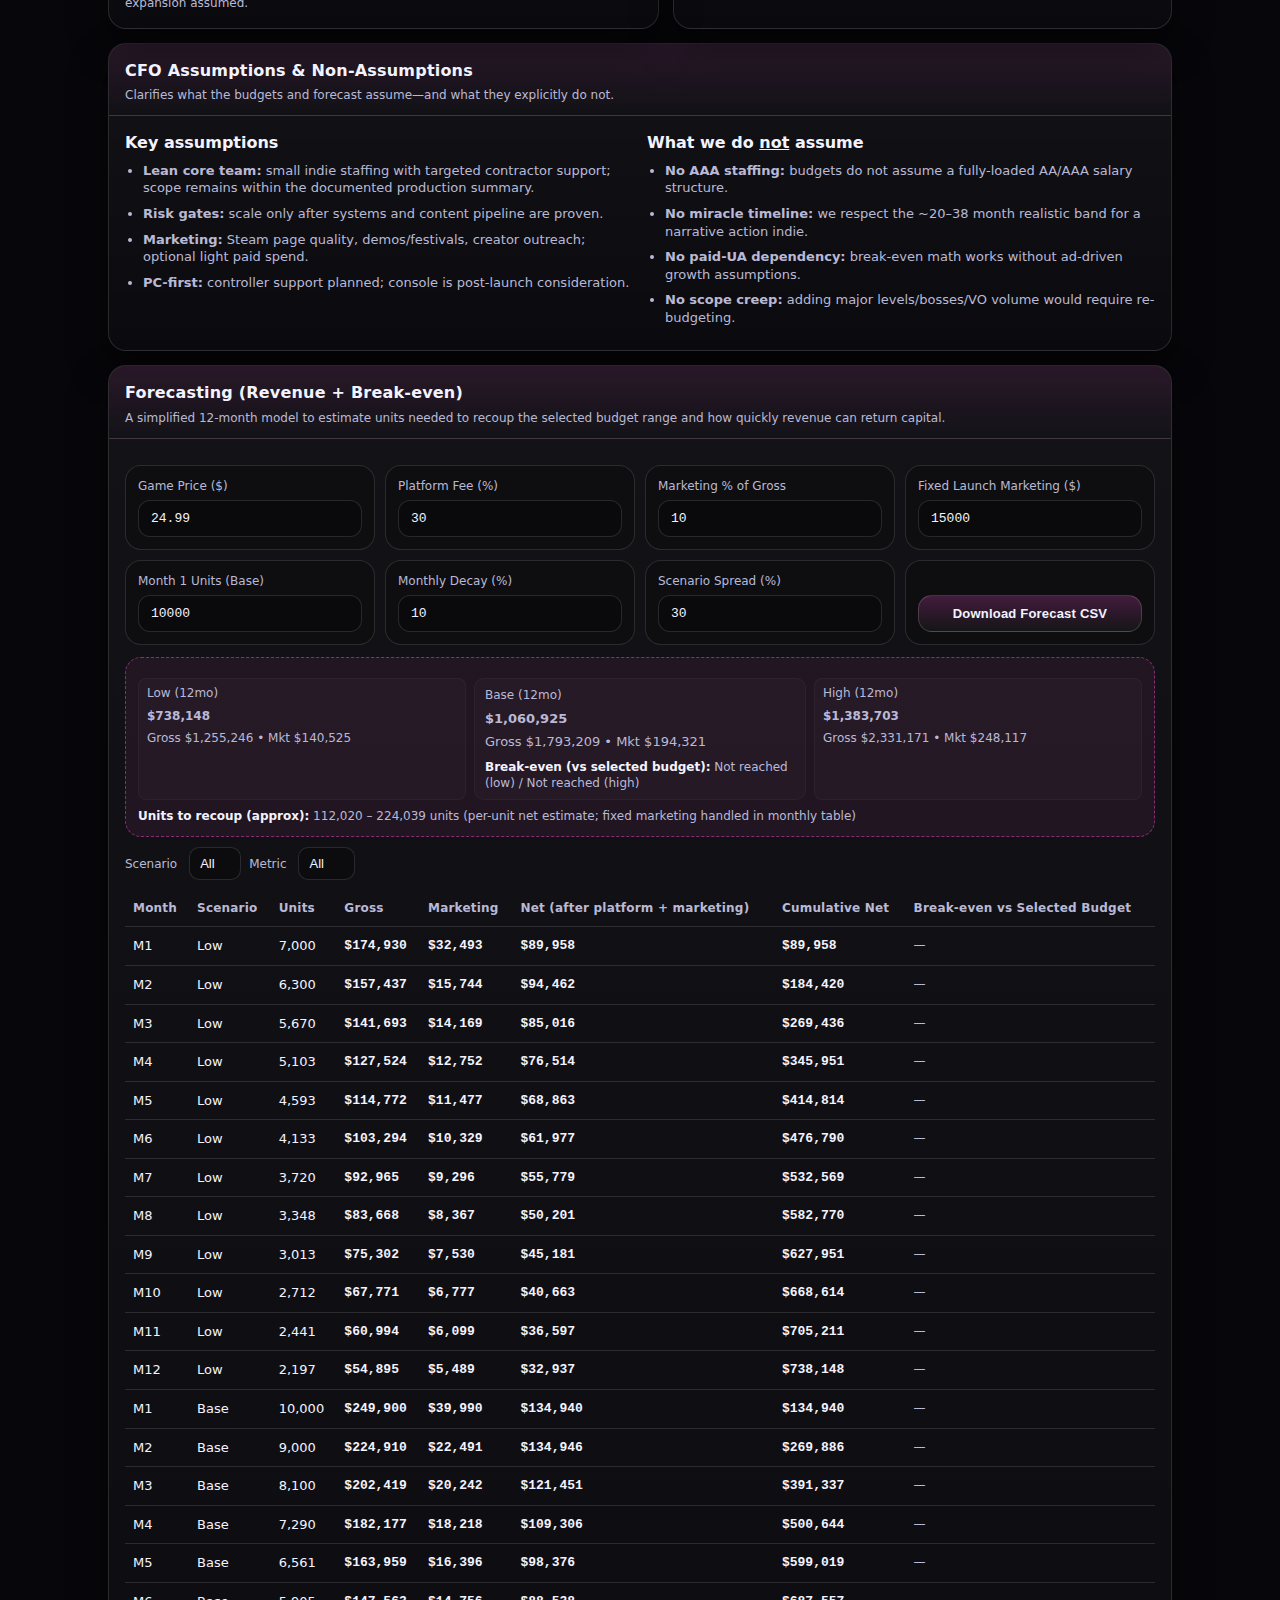
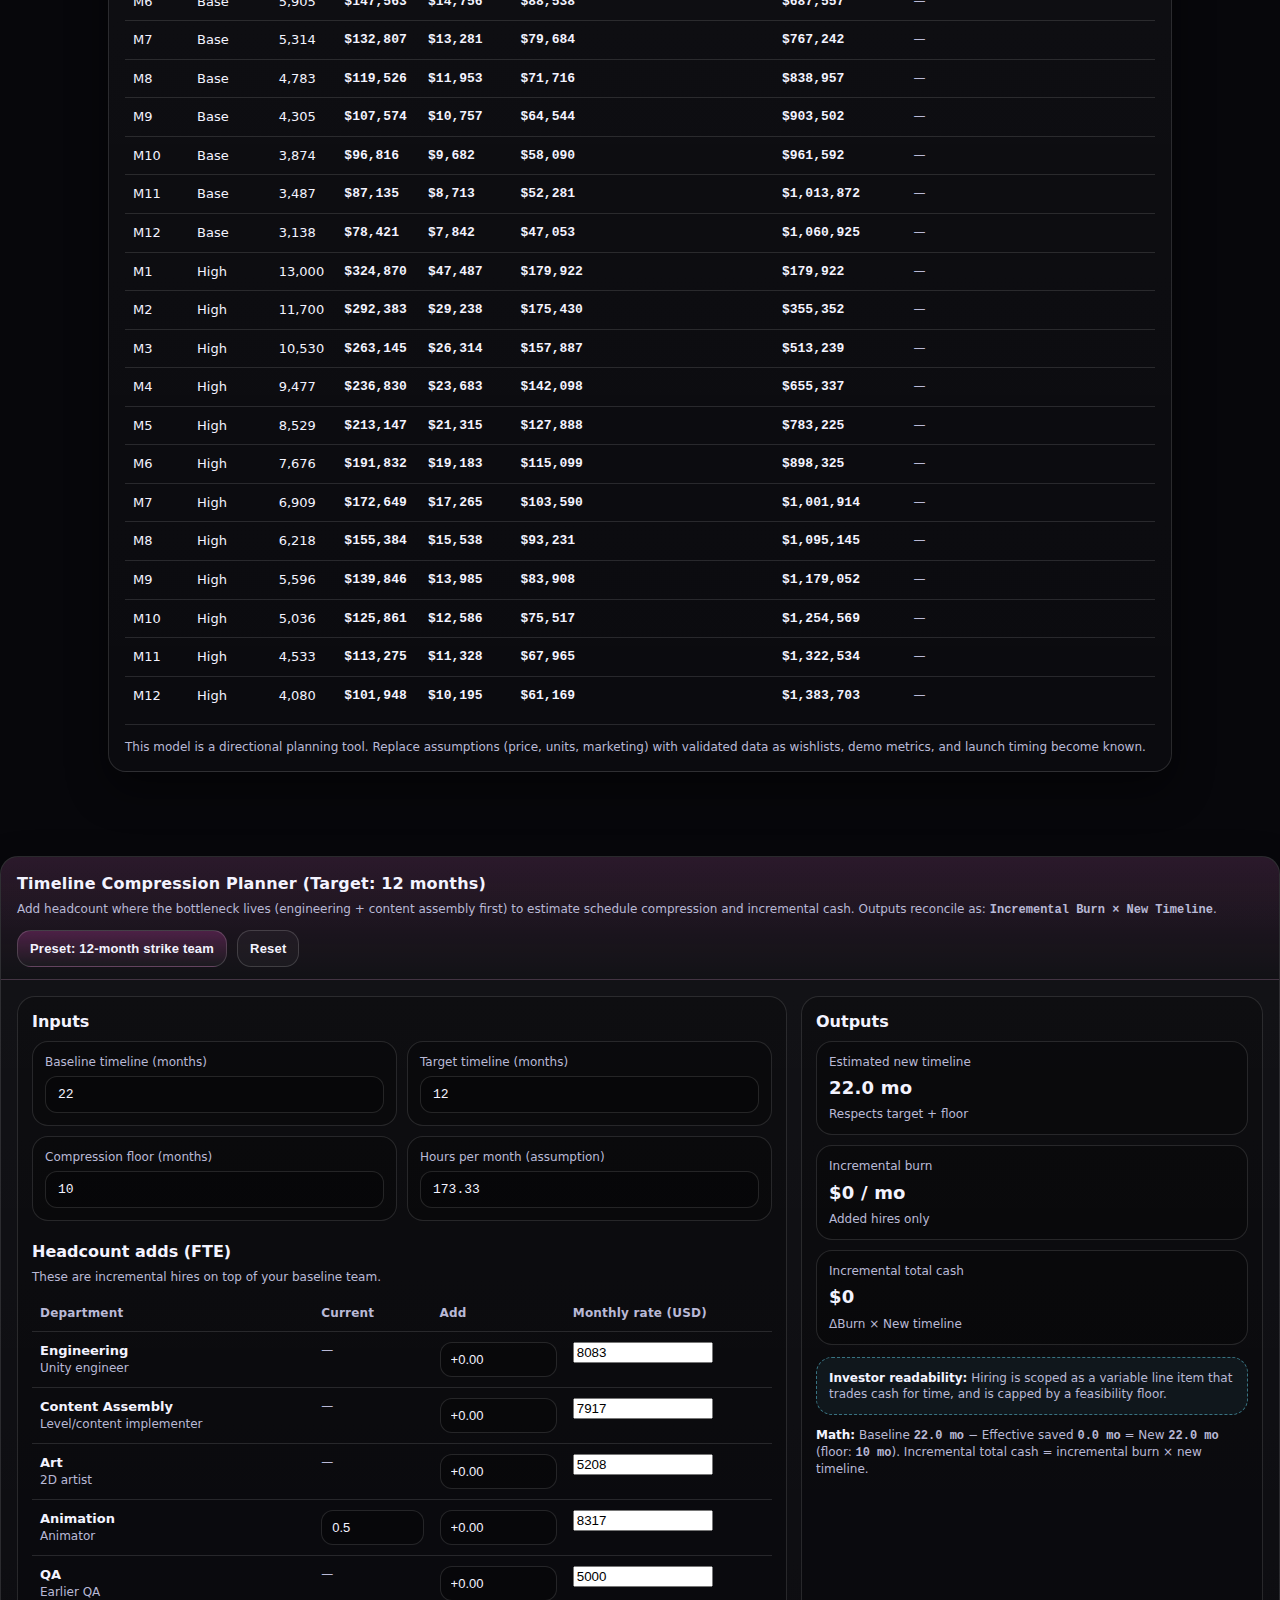
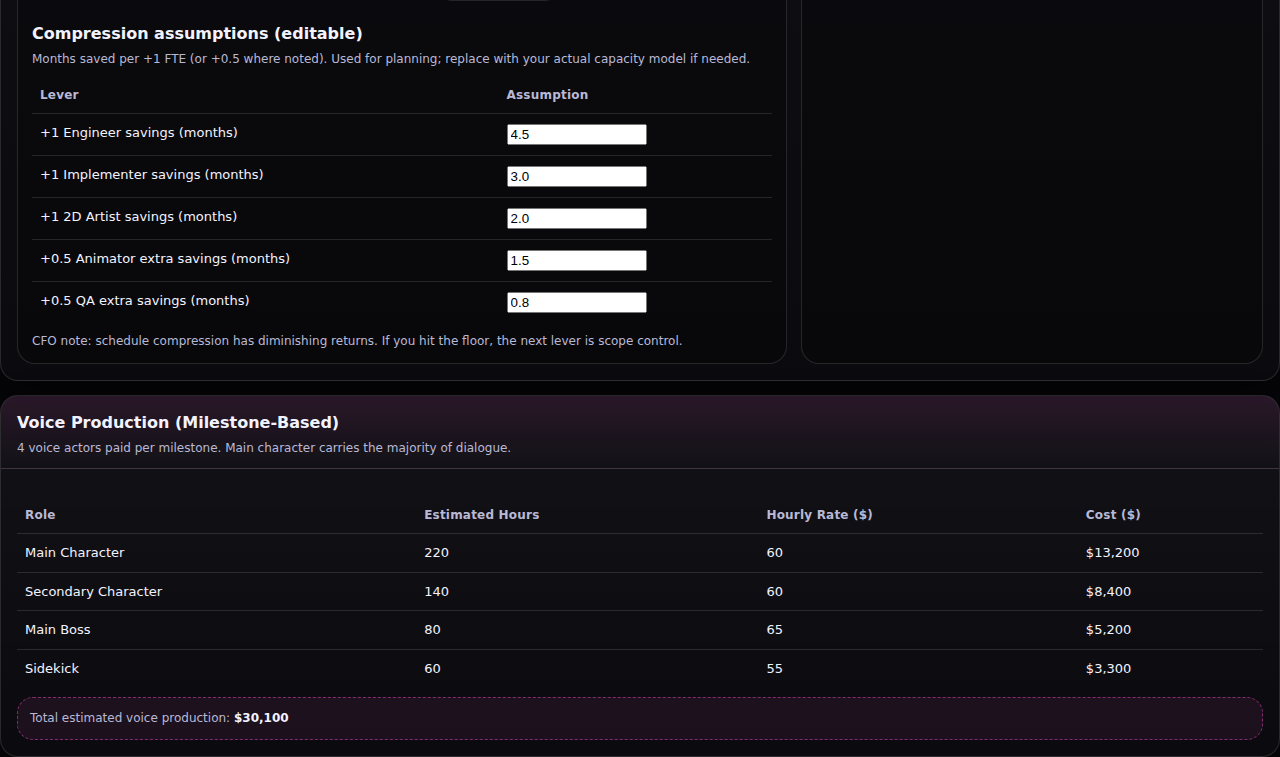
<file: financials-corebound.html>
<!doctype html>
<html lang="en">
<head>
  <meta charset="utf-8" />
  <meta name="viewport" content="width=device-width,initial-scale=1" />
  <title>Kato.8 Studios — Corebound Financial Breakdown</title>
  <style>
    :root{
      --bg:#07070b;
      --panel:#0f0f18;
      --panel2:#0c0c14;
      --text:#f3f3ff;
      --muted:#b9b9d6;
      --line:rgba(255,255,255,.12);
      --accent:#ff4fd8;
      --accent2:#6be4ff;
      --good:#8dffb3;
      --warn:#ffd36b;
      --bad:#ff7a7a;
      --shadow: 0 18px 40px rgba(0,0,0,.45);
      --radius:18px;
      --mono: ui-monospace, SFMono-Regular, Menlo, Monaco, Consolas, "Liberation Mono", "Courier New", monospace;
    }

    *{ box-sizing:border-box; }
    body{
      margin:0;
      font-family: ui-sans-serif, system-ui, -apple-system, Segoe UI, Roboto, Helvetica, Arial;
      background: radial-gradient(900px 500px at 20% -10%, rgba(255,79,216,.20), transparent 65%),
                  radial-gradient(900px 500px at 85% 0%, rgba(107,228,255,.16), transparent 55%),
                  var(--bg);
      color:var(--text);
      line-height:1.35;
    }

    .wrap{ max-width:1100px; margin:0 auto; padding:44px 18px 70px; }

    .sitehdr{
      display:flex; align-items:center; justify-content:space-between; gap:14px;
      margin-bottom:18px;
      padding:12px 14px;
      border:1px solid rgba(255,255,255,.10);
      border-radius: 16px;
      background: rgba(0,0,0,.18);
    }
    .brand{
      display:flex; flex-direction:column; gap:2px;
    }
    .brand .name{
      font-weight:900; letter-spacing:.2px;
      display:flex; align-items:center; gap:10px;
    }
    .spark{
      width:10px; height:10px; border-radius:999px;
      background: var(--accent);
      box-shadow:0 0 18px rgba(255,79,216,.45);
      display:inline-block;
    }
    .brand .tag{ font-size:12px; color:var(--muted); }
    .nav{
      display:flex; flex-wrap:wrap; gap:10px; justify-content:flex-end;
      align-items:center;
    }
    .nav a{
      color:var(--muted);
      font-size:13px;
      padding:8px 10px;
      border-radius:999px;
      border:1px solid transparent;
      text-decoration:none;
    }
    .nav a:hover{
      color:var(--text);
      border-color: rgba(255,255,255,.12);
      background: rgba(255,255,255,.04);
    }

    .top{
      display:flex; flex-wrap:wrap; gap:14px;
      align-items:flex-end; justify-content:space-between;
      margin-bottom:18px;
    }

    h1{
      margin:0;
      font-size: clamp(26px, 3vw, 40px);
      letter-spacing:.2px;
    }
    .sub{
      margin:6px 0 0;
      color:var(--muted);
      max-width:850px;
      font-size: 15px;
    }

    .badge-row{
      display:flex; flex-wrap:wrap; gap:10px; margin-top:14px;
    }
    .badge{
      border:1px solid var(--line);
      background: linear-gradient(180deg, rgba(255,255,255,.06), rgba(255,255,255,.02));
      padding:8px 10px;
      border-radius:999px;
      font-size:12px;
      color:var(--muted);
      display:inline-flex; align-items:center; gap:8px;
      white-space:nowrap;
    }
    .dot{ width:8px; height:8px; border-radius:999px; background:var(--accent); box-shadow:0 0 14px rgba(255,79,216,.45); }
    .dot2{ background:var(--accent2); box-shadow:0 0 14px rgba(107,228,255,.35); }

    .grid{
      display:grid;
      grid-template-columns: 1.05fr .95fr;
      gap:14px;
      margin-top:18px;
    }
    @media (max-width: 920px){
      .grid{ grid-template-columns: 1fr; }
    }

    .card{
      background: linear-gradient(180deg, rgba(255,255,255,.05), rgba(255,255,255,.02));
      border:1px solid var(--line);
      border-radius: var(--radius);
      box-shadow: var(--shadow);
      overflow:hidden;
    }
    .card .hd{
      padding:16px 16px 12px;
      border-bottom:1px solid var(--line);
      background: linear-gradient(180deg, rgba(255,79,216,.10), rgba(255,255,255,0));
    }
    .card .bd{ padding:16px; }

    .controls{
      display:flex;
      flex-wrap:wrap;
      gap:10px;
      align-items:center;
    }
    .pillset{
      display:flex;
      border:1px solid var(--line);
      background: rgba(0,0,0,.25);
      border-radius:999px;
      overflow:hidden;
    }
    .pill{
      padding:10px 12px;
      font-size:13px;
      cursor:pointer;
      color:var(--muted);
      background:transparent;
      border:0;
    }
    .pill[aria-selected="true"]{
      color:var(--text);
      background: linear-gradient(180deg, rgba(255,79,216,.20), rgba(255,255,255,.02));
    }

    select{
      appearance:none;
      border-radius:12px;
      border:1px solid var(--line);
      background: rgba(0,0,0,.25);
      color:var(--text);
      padding:10px 12px;
      font-size:13px;
      outline:none;
    }

    .kpis{
      display:grid;
      grid-template-columns: repeat(3, 1fr);
      gap:10px;
      margin-top:14px;
    }
    @media (max-width: 560px){
      .kpis{ grid-template-columns: 1fr; }
    }
    .kpi{
      border:1px solid var(--line);
      border-radius:16px;
      padding:12px;
      background: rgba(0,0,0,.22);
    }
    .kpi .lbl{ font-size:12px; color:var(--muted); }
    .kpi .val{ margin-top:6px; font-size:18px; font-weight:700; letter-spacing:.2px; }
    .kpi .hint{ margin-top:6px; font-size:12px; color:var(--muted); }

    table{
      width:100%;
      border-collapse:collapse;
      margin-top:12px;
      font-size:13px;
    }
    th, td{
      text-align:left;
      padding:10px 8px;
      border-bottom:1px solid var(--line);
      vertical-align:top;
    }
    th{ color:var(--muted); font-weight:600; font-size:12px; letter-spacing:.2px; }
    tr:last-child td{ border-bottom:0; }

    .money{
      font-variant-numeric: tabular-nums;
      white-space:nowrap;
      font-weight:650;
      font-family: var(--mono);
    }
    .note{
      margin-top:12px;
      color:var(--muted);
      font-size:12px;
    }
    .callout{
      border:1px dashed rgba(255,79,216,.45);
      background: rgba(255,79,216,.07);
      padding:12px;
      border-radius:16px;
      color:var(--muted);
      font-size:12px;
      margin-top:12px;
    }
    .callout strong{ color:var(--text); }

    .list{
      margin:0; padding-left:18px; color:var(--muted);
      font-size:13px;
    }
    .list li{ margin:8px 0; }

    .footer{
      margin-top:18px;
      color:var(--muted);
      font-size:12px;
      border-top:1px solid var(--line);
      padding-top:14px;
    }

    .fieldgrid{
      display:grid;
      grid-template-columns: 1fr 1fr 1fr 1fr;
      gap:10px;
      margin-top:10px;
    }
    @media (max-width: 980px){ .fieldgrid{ grid-template-columns: 1fr 1fr; } }
    @media (max-width: 520px){ .fieldgrid{ grid-template-columns: 1fr; } }
    .field{
      border:1px solid var(--line);
      border-radius:16px;
      padding:12px;
      background: rgba(0,0,0,.22);
    }
    .field label{
      display:block;
      font-size:12px;
      color:var(--muted);
      margin-bottom:6px;
    }
    .field input, .field select{
      width:100%;
      border-radius:12px;
      border:1px solid rgba(255,255,255,.12);
      background: rgba(0,0,0,.25);
      color:var(--text);
      padding:10px 12px;
      font-size:13px;
      outline:none;
      font-family: var(--mono);
    }
    .btn{
      border-radius:14px;
      border:1px solid rgba(255,255,255,.16);
      background: linear-gradient(180deg, rgba(255,79,216,.22), rgba(255,255,255,.03));
      color:var(--text);
      padding:10px 12px;
      font-weight:800;
      letter-spacing:.2px;
      cursor:pointer;
      font-size:13px;
    }
    .btn:hover{ border-color: rgba(255,255,255,.28); }

    .twocol{
      display:grid;
      grid-template-columns: 1fr 1fr;
      gap:14px;
    }
    @media (max-width: 920px){
      .twocol{ grid-template-columns: 1fr; }
    }

    /* Compact scenario summary grid (small visible separation) */
    .f-summary-grid{
      display:flex;
      gap:8px;
      margin-top:8px;
      align-items:stretch;
    }
    .scenario-block{
      flex:1 1 0;
      padding:8px 10px;
      border-radius:10px;
      background: rgba(255,255,255,0.02);
      border:1px solid rgba(255,255,255,0.04);
      font-size:13px;
    }
    .scenario-block .lbl{ color:var(--muted); font-size:12px; }
    .scenario-block .val{ margin-top:6px; font-weight:800; }
    .scenario-block.small{ font-size:12px; padding:6px 8px; border-radius:8px; }

    /* Filter row styling */
    .filter-row{ display:flex; gap:8px; align-items:center; margin-top:10px; flex-wrap:wrap; }
    .filter-row label{ font-size:12px; color:var(--muted); margin-right:6px; }
    .filter-row select{ border-radius:10px; padding:8px 10px; background: rgba(0,0,0,.25); color:var(--text); border:1px solid var(--line); }
  
    /* Timeline Compression layout */
    .tc-head{ display:flex; justify-content:space-between; align-items:flex-start; gap:12px; flex-wrap:wrap; }
    .tc-actions{ display:flex; gap:10px; flex-wrap:wrap; align-items:center; }
    .tc-grid{ display:grid; grid-template-columns: 1.25fr .75fr; gap:14px; }
    @media (max-width: 920px){ .tc-grid{ grid-template-columns: 1fr; } }
    .tc-panel{
      border:1px solid var(--line);
      border-radius: var(--radius);
      padding:14px;
      background: rgba(0,0,0,.22);
    }
    .tc-inputs{
      display:grid;
      grid-template-columns: 1fr 1fr;
      gap:10px;
    }
    @media (max-width: 720px){ .tc-inputs{ grid-template-columns: 1fr; } }
    #timeline-compression select{
      width:100%;
      border-radius:12px;
      border:1px solid rgba(255,255,255,.12);
      background: rgba(0,0,0,.25);
      color:var(--text);
      padding:9px 10px;
      font-size:13px;
      outline:none;
    }
    #timeline-compression table{ margin-top:8px; }
    #timeline-compression th, #timeline-compression td{ padding:10px 8px; }

  </style>
</head>
<body>
  <div class="wrap">

    <div class="sitehdr">
      <div class="brand">
        <div class="name"><span class="spark"></span> <a href="index.html" style="color:var(--text); text-decoration:none;">Kato.8 Studios LLC</a></div>
        <div class="tag">Retro × Modern — in gameplay and aesthetics</div>
      </div>
      <div class="nav">
        <a href="games.html">Games</a>
        <a href="updates.html">Updates</a>
        <a href="about.html">About</a>
        <a href="investor-options.html">Investor Options</a>
        <a href="contact.html">Contact</a>
      </div>
    </div>

    <div class="top">
      <div>
        <h1>Corebound — Financial Breakdown (Full Game)</h1>
        <p class="sub">
          CFO-style budgeting and forecasting for a narrative-driven 2D action platformer in Unity (PC-first).
          This page ties <b>budget → milestones → roadmap → revenue → break-even</b> to keep expectations measurable.
        </p>

        <!-- Quick action -->
        <div style="margin-top:14px;">
          <a href="#twelve-month-plan" class="btn" style="text-decoration:none; display:inline-flex; align-items:center; gap:8px;">
            Jump to 12-Month Plan
            <span aria-hidden="true" style="opacity:.8;">↓</span>
          </a>
        </div>

        <!-- Metadata badges -->
        <div class="badge-row" style="margin-top:14px;">
          <div class="badge"><span class="dot"></span> Milestone-gated spend (proof before scale)</div>
          <div class="badge"><span class="dot dot2"></span> Break-even + 12-month revenue model</div>
          <div class="badge" style="border-color: rgba(107,228,255,.35); background: rgba(107,228,255,.08);">
            <span class="dot dot2"></span> Shows added headcount + added cash needed
          </div>
        </div>

        <!-- Primary CTA -->
        <div class="badge-row" style="margin-top:18px;">
          <a class="btn" href="investor-options.html" style="border-color: rgba(0,230,255,.35); background: linear-gradient(180deg, rgba(0,230,255,.18), rgba(0,230,255,.08)); color:var(--text); font-weight:900; box-shadow: 0 0 20px rgba(0,230,255,.15); text-decoration:none; font-size:14px; padding:12px 16px;">💼 Investor Options</a>
        </div>

        <!-- Secondary navigation -->
        <div class="badge-row" style="margin-top:12px;">
          <a class="btn" href="financials-corebound.html" style="border-color: rgba(0,230,255,.2); background: linear-gradient(180deg, rgba(0,230,255,.1), rgba(0,230,255,.05)); text-decoration:none; font-weight:900;">Corebound</a>
          <a class="btn" href="financials-lastlight.html" style="border-color: rgba(255,255,255,.16); background: linear-gradient(180deg, rgba(255,255,255,.08), rgba(255,255,255,.02)); text-decoration:none;">Last Light</a>
          <a class="btn" href="financials-bigbosscleanup.html" style="border-color: rgba(255,255,255,.16); background: linear-gradient(180deg, rgba(255,255,255,.08), rgba(255,255,255,.02)); text-decoration:none;">Big Boss Cleanup</a>
        </div>
        <div class="callout" style="margin-top:12px;">
          <strong>Scope anchors:</strong> 3 major levels, 3 mini-bosses, 1 main boss; upgrades earned via bosses/events; in‑engine cutscenes with fully voiced dialogue and mandatory subtitles.
        </div>
      </div>
    </div>

    <div class="grid">
      <!-- LEFT: INTERACTIVE BREAKDOWN -->
      <div class="card">
        <div class="hd">
          <div class="controls">
            <div class="pillset" role="tablist" aria-label="Budget type">
              <button class="pill" aria-selected="true" disabled>Full Game</button>
            </div>
            <select id="scenario"></select>
          </div>

          <div class="kpis">
            <div class="kpi">
              <div class="lbl">Budget Range</div>
              <div class="val" id="kpiBudget">$—</div>
              <div class="hint">Total estimate (range)</div>
            </div>
            <div class="kpi">
              <div class="lbl">Timeline</div>
              <div class="val" id="kpiTimeline">—</div>
              <div class="hint">Calendar months</div>
            </div>
            <div class="kpi">
              <div class="lbl">Team Model</div>
              <div class="val" id="kpiTeam">—</div>
              <div class="hint">Core roles / staffing</div>
            </div>
          </div>
        </div>

        <div class="bd">
          <div id="summary"></div>

          <table aria-label="Line item budget table">
            <thead>
              <tr>
                <th style="width:46%">Cost Category</th>
                <th style="width:22%">Low</th>
                <th style="width:22%">High</th>
                <th style="width:10%">Notes</th>
              </tr>
            </thead>
            <tbody id="lines"></tbody>
          </table>

          <div class="callout" id="callout" style="margin-top:12px;"></div>
          <div class="footer" id="note"></div>
        </div>
      </div>

      <!-- RIGHT: MILESTONES + ROADMAP -->
      <div class="card">
        <div class="hd">
          <div style="font-weight:900; letter-spacing:.2px">Milestones & Roadmap (Risk-Gated)</div>
          <div style="color:var(--muted); font-size:12px; margin-top:6px">
            Funding is staged to reduce risk before scaling burn. Each gate maps to concrete deliverables and realistic timeline bands.
          </div>
        </div>
        <div class="bd">
          <div class="twocol">
            <div>
              <div style="font-weight:800; margin-bottom:6px;">Funding stages (capital unlocks)</div>
              <ul class="list">
                <li><b>Stage 0 — Pre‑Seed:</b> concept + prototype, documentation, tooling. (<span class="muted">$0–$25k</span>)</li>
                <li><b>Stage 2 — Seed II:</b> production ramp (levels, bosses, narrative beats), art/audio consistency, internal QA. (<span class="muted">$250k–$500k</span>)</li>
                <li><b>Stage 3 — Completion:</b> polish, perf/optimization, Steam readiness + compliance. (<span class="muted">$100k–$250k</span>)</li>
                <li><b>Stage 4 — Post‑Launch (optional):</b> patches, light marketing support, analytics. (<span class="muted">$25k–$100k</span>)</li>
              </ul>
              <div class="callout" style="margin-top:10px;">
                <strong>CFO control:</strong> spend increases only after the previous build proves systems and scope are stable (feature freeze discipline).
              </div>
            </div>
            <div>
              <div style="font-weight:800; margin-bottom:6px;">Timeline bands (realistic)</div>
              <ul class="list">
                <li><b>Pre‑Production:</b> 4–8 months (systems validation + playable proof)</li>
                <li><b>Production:</b> 12–24 months (content scaling + iteration)</li>
                <li><b>Post‑Production:</b> 3–6 months (QA, marketing assets, launch stabilization)</li>
                <li><b>Total:</b> ~20–38 months end‑to‑end</li>
              </ul>
              <div class="callout" style="margin-top:10px;">
                <strong>Roadmap note:</strong> Console ports are treated as post‑launch, separately budgeted work (PC-first).
              </div>
            </div>
          </div>

          <hr class="sep" />

          <div style="font-weight:800; margin-bottom:6px;">What this financial model covers</div>
          <ul class="list">
            <li>Core production labor for: <b>Game Designer, Game Developer (Unity), Artist (2D), Animator, SFX/Audio</b> + essential support costs.</li>
            <li>Cutscene voice production (recording + editing) and subtitle/localization prep (subtitles are mandatory).</li>
            <li>QA/playtest, tooling, and launch-readiness costs relevant to a Steam PC release.</li>
          </ul>

          <div style="font-weight:800; margin-top:12px; margin-bottom:6px;">Not included by default</div>
          <ul class="list">
            <li>Console port + certification</li>
            <li>Live-ops/content cadence beyond light post-launch support</li>
            <li>Large-scale paid UA assumptions (model supports earned-media-first marketing)</li>
          </ul>
        </div>
      </div>
    </div>

    <!-- CFO ASSUMPTIONS APPENDIX -->
    <div class="card" style="margin-top:14px;">
      <div class="hd">
        <div style="font-weight:900; letter-spacing:.2px">CFO Assumptions & Non-Assumptions</div>
        <div style="color:var(--muted); font-size:12px; margin-top:6px">
          Clarifies what the budgets and forecast assume—and what they explicitly do not.
        </div>
      </div>
      <div class="bd">
        <div class="twocol">
          <div>
            <div style="font-weight:800; margin-bottom:6px;">Key assumptions</div>
            <ul class="list">
              <li><b>Lean core team:</b> small indie staffing with targeted contractor support; scope remains within the documented production summary.</li>
              <li><b>Risk gates:</b> scale only after systems and content pipeline are proven.</li>
              <li><b>Marketing:</b> Steam page quality, demos/festivals, creator outreach; optional light paid spend.</li>
              <li><b>PC-first:</b> controller support planned; console is post-launch consideration.</li>
            </ul>
          </div>
          <div>
            <div style="font-weight:800; margin-bottom:6px;">What we do <u>not</u> assume</div>
            <ul class="list">
              <li><b>No AAA staffing:</b> budgets do not assume a fully-loaded AA/AAA salary structure.</li>
              <li><b>No miracle timeline:</b> we respect the ~20–38 month realistic band for a narrative action indie.</li>
              <li><b>No paid-UA dependency:</b> break-even math works without ad-driven growth assumptions.</li>
              <li><b>No scope creep:</b> adding major levels/bosses/VO volume would require re-budgeting.</li>
            </ul>
          </div>
        </div>
      </div>
    </div>

    <!-- FORECASTING -->
    <div class="card" style="margin-top:14px;">
      <div class="hd">
        <div style="font-weight:900; letter-spacing:.2px">Forecasting (Revenue + Break-even)</div>
        <div style="color:var(--muted); font-size:12px; margin-top:6px">
          A simplified 12-month model to estimate units needed to recoup the selected budget range and how quickly revenue can return capital.
        </div>
      </div>
      <div class="bd">
        <div class="fieldgrid">
          <div class="field">
            <label>Game Price ($)</label>
            <input id="f_price" type="number" min="0" step="0.5" value="24.99" />
          </div>
          <div class="field">
            <label>Platform Fee (%)</label>
            <input id="f_platform" type="number" min="0" max="100" step="0.5" value="30" />
          </div>
          <div class="field">
            <label>Marketing % of Gross</label>
            <input id="f_mktpct" type="number" min="0" max="100" step="0.5" value="10" />
          </div>
          <div class="field">
            <label>Fixed Launch Marketing ($)</label>
            <input id="f_mktfixed" type="number" min="0" step="500" value="15000" />
          </div>

          <div class="field">
            <label>Month 1 Units (Base)</label>
            <input id="f_m1" type="number" min="0" step="100" value="10000" />
          </div>
          <div class="field">
            <label>Monthly Decay (%)</label>
            <input id="f_decay" type="number" min="0" max="50" step="0.5" value="10" />
          </div>
          <div class="field">
            <label>Scenario Spread (%)</label>
            <input id="f_spread" type="number" min="0" max="60" step="1" value="30" />
          </div>
          <div class="field" style="display:flex; align-items:end;">
            <button class="btn" id="f_csv" type="button" style="width:100%;">Download Forecast CSV</button>
          </div>
        </div>

        <div class="callout" id="f_summary" style="margin-top:12px;">
          <strong>Summary:</strong> —
        </div>

        <div class="filter-row" id="f_filters" aria-label="Forecast filters">
          <div style="display:flex; align-items:center; gap:6px;">
            <label for="filterScenario">Scenario</label>
            <select id="filterScenario">
              <option value="all">All</option>
              <option value="Low">Low</option>
              <option value="Base">Base</option>
              <option value="High">High</option>
            </select>
          </div>

          <div style="display:flex; align-items:center; gap:6px;">
            <label for="filterMetric">Metric</label>
            <select id="filterMetric">
              <option value="all">All</option>
              <option value="units">Units</option>
              <option value="gross">Gross</option>
              <option value="net">Net</option>
            </select>
          </div>
        </div>

        <table aria-label="Forecast table" style="margin-top:10px;">
          <thead></thead>
          <tbody id="f_rows"></tbody>
        </table>

        <div class="footer" style="margin-top:10px;">
          This model is a directional planning tool. Replace assumptions (price, units, marketing) with validated data as wishlists, demo metrics, and launch timing become known.
        </div>
      </div>
    </div>

  </div>



    <!-- <a id="twelve-month-plan"></a>TIMELINE COMPRESSION PLANNER -->
    <div class="card" style="margin-top:14px;" id="timeline-compression">
      <div class="hd">
        <div class="tc-head">
          <div>
            <div style="font-weight:900; letter-spacing:.2px">Timeline Compression Planner (Target: 12 months)</div>
            <div style="color:var(--muted); font-size:12px; margin-top:6px">
              Add headcount where the bottleneck lives (engineering + content assembly first) to estimate schedule compression and incremental cash.
              Outputs reconcile as: <span class="money">Incremental Burn × New Timeline</span>.
            </div>
          </div>
          <div class="tc-actions">
            <button class="btn" id="tc_preset_12mo" type="button">Preset: 12‑month strike team</button>
            <button class="btn" id="tc_reset" type="button" style="background:rgba(255,255,255,.03); font-weight:700;">Reset</button>
          </div>
        </div>
      </div>

      <div class="bd">
        <div class="tc-grid">
          <!-- Inputs -->
          <div class="tc-panel">
            <div style="font-weight:800; margin-bottom:8px;">Inputs</div>

            <div class="tc-inputs">
              <div class="field">
                <label>Baseline timeline (months)</label>
                <input id="tc_baseline_months" type="number" min="6" max="48" step="1" value="22" />
              </div>

              <div class="field">
                <label>Target timeline (months)</label>
                <input id="tc_target_months" type="number" min="6" max="24" step="1" value="12" />
              </div>

              <div class="field">
                <label>Compression floor (months)</label>
                <input id="tc_floor" type="number" min="6" max="18" step="1" value="10" />
              </div>

              <div class="field">
                <label>Hours per month (assumption)</label>
                <input id="tc_hours_per_month" type="number" min="120" max="220" step="0.1" value="173.33" />
              </div>
            </div>

            <div style="height:10px"></div>

            <div style="font-weight:800; margin:10px 0 6px;">Headcount adds (FTE)</div>
            <div style="color:var(--muted); font-size:12px; margin-bottom:10px">
              These are incremental hires on top of your baseline team.
            </div>

            <table aria-label="Timeline compression adds">
              <thead>
                <tr>
                  <th style="width:38%">Department</th>
                  <th style="width:16%">Current</th>
                  <th style="width:18%">Add</th>
                  <th style="width:28%">Monthly rate (USD)</th>
                </tr>
              </thead>
              <tbody>
                <tr>
                  <td><b>Engineering</b><div style="color:var(--muted); font-size:12px">Unity engineer</div></td>
                  <td style="color:var(--muted); font-size:12px">—</td>
                  <td>
                    <select id="tc_add_dev">
                      <option value="0" selected>+0.00</option>
                      <option value="0.5">+0.50</option>
                      <option value="1">+1.00</option>
                      <option value="2">+2.00</option>
                    </select>
                  </td>
                  <td><input id="tc_rate_dev" type="number" min="0" step="1" value="8083" style="width:140px;" /></td>
                </tr>

                <tr>
                  <td><b>Content Assembly</b><div style="color:var(--muted); font-size:12px">Level/content implementer</div></td>
                  <td style="color:var(--muted); font-size:12px">—</td>
                  <td>
                    <select id="tc_add_impl">
                      <option value="0" selected>+0.00</option>
                      <option value="0.5">+0.50</option>
                      <option value="1">+1.00</option>
                      <option value="2">+2.00</option>
                    </select>
                  </td>
                  <td><input id="tc_rate_impl" type="number" min="0" step="1" value="7917" style="width:140px;" /></td>
                </tr>

                <tr>
                  <td><b>Art</b><div style="color:var(--muted); font-size:12px">2D artist</div></td>
                  <td style="color:var(--muted); font-size:12px">—</td>
                  <td>
                    <select id="tc_add_art">
                      <option value="0" selected>+0.00</option>
                      <option value="0.5">+0.50</option>
                      <option value="1">+1.00</option>
                      <option value="2">+2.00</option>
                    </select>
                  </td>
                  <td><input id="tc_rate_art" type="number" min="0" step="1" value="5208" style="width:140px;" /></td>
                </tr>

                <tr>
                  <td><b>Animation</b><div style="color:var(--muted); font-size:12px">Animator</div></td>
                  <td>
                    <select id="tc_cur_anim">
                      <option value="0">0.0</option>
                      <option value="0.5" selected>0.5</option>
                      <option value="1">1.0</option>
                      <option value="1.5">1.5</option>
                      <option value="2">2.0</option>
                    </select>
                  </td>
                  <td>
                    <select id="tc_add_anim">
                      <option value="0" selected>+0.00</option>
                      <option value="0.5">+0.50</option>
                      <option value="1">+1.00</option>
                      <option value="2">+2.00</option>
                    </select>
                  </td>
                  <td><input id="tc_rate_anim" type="number" min="0" step="1" value="8317" style="width:140px;" /></td>
                </tr>

                <tr>
                  <td><b>QA</b><div style="color:var(--muted); font-size:12px">Earlier QA</div></td>
                  <td style="color:var(--muted); font-size:12px">—</td>
                  <td>
                    <select id="tc_add_qa">
                      <option value="0" selected>+0.00</option>
                      <option value="0.5">+0.50</option>
                      <option value="1">+1.00</option>
                      <option value="2">+2.00</option>
                    </select>
                  </td>
                  <td><input id="tc_rate_qa" type="number" min="0" step="1" value="5000" style="width:140px;" /></td>
                </tr>
              </tbody>
            </table>

            <div style="height:12px"></div>

            <div style="font-weight:800; margin-bottom:6px;">Compression assumptions (editable)</div>
            <div style="color:var(--muted); font-size:12px; margin-bottom:10px">
              Months saved per +1 FTE (or +0.5 where noted). Used for planning; replace with your actual capacity model if needed.
            </div>

            <table aria-label="Compression assumptions">
              <thead>
                <tr>
                  <th>Lever</th>
                  <th>Assumption</th>
                </tr>
              </thead>
              <tbody>
                <tr>
                  <td>+1 Engineer savings (months)</td>
                  <td><input id="tc_save_dev" type="number" min="0" max="12" step="0.1" value="4.5" style="width:140px;" /></td>
                </tr>
                <tr>
                  <td>+1 Implementer savings (months)</td>
                  <td><input id="tc_save_impl" type="number" min="0" max="12" step="0.1" value="3.0" style="width:140px;" /></td>
                </tr>
                <tr>
                  <td>+1 2D Artist savings (months)</td>
                  <td><input id="tc_save_art" type="number" min="0" max="12" step="0.1" value="2.0" style="width:140px;" /></td>
                </tr>
                <tr>
                  <td>+0.5 Animator extra savings (months)</td>
                  <td><input id="tc_save_anim_half" type="number" min="0" max="12" step="0.1" value="1.5" style="width:140px;" /></td>
                </tr>
                <tr>
                  <td>+0.5 QA extra savings (months)</td>
                  <td><input id="tc_save_qa_half" type="number" min="0" max="12" step="0.1" value="0.8" style="width:140px;" /></td>
                </tr>
              </tbody>
            </table>

            <div class="note" style="margin-top:10px">
              CFO note: schedule compression has diminishing returns. If you hit the floor, the next lever is scope control.
            </div>
          </div>

          <!-- Outputs -->
          <div class="tc-panel">
            <div style="font-weight:800; margin-bottom:8px;">Outputs</div>

            <div class="kpis" style="grid-template-columns: 1fr; margin-top:0;">
              <div class="kpi">
                <div class="lbl">Estimated new timeline</div>
                <div class="val" id="tc_new_months">—</div>
                <div class="hint">Respects target + floor</div>
              </div>
              <div class="kpi">
                <div class="lbl">Incremental burn</div>
                <div class="val" id="tc_add_burn">—</div>
                <div class="hint">Added hires only</div>
              </div>
              <div class="kpi">
                <div class="lbl">Incremental total cash</div>
                <div class="val" id="tc_add_total">—</div>
                <div class="hint">ΔBurn × New timeline</div>
              </div>
            </div>

            <div class="callout" style="margin-top:12px; border-color: rgba(107,228,255,.45); background: rgba(107,228,255,.06);">
              <strong>Investor readability:</strong> Hiring is scoped as a variable line item that trades cash for time, and is capped by a feasibility floor.
            </div>

            <div class="note" id="tc_math_note"></div>
          </div>
        </div>
      </div>
    </div>
<script>
  // ----------------------------
  // Helpers
  // ----------------------------
  function money(n){
    if(!isFinite(n)) return "—";
    return "$" + Math.round(n).toLocaleString("en-US");
  }

  // ----------------------------
  // Scenario data (Full Game only)
  // Totals are taken directly from Corebound’s documented cost-to-ship envelopes.
  // ----------------------------
  const scenarios = [
    {
      id: "headcount_model",
      name: "Headcount-based plan (Jr–Sr labor bands)",
      budgetLow: 1763600,
      budgetHigh: 3527200,
      timeline: "≈ 24–32 months",
      team: "Headcount: 3 devs, 1 engineer, 5 artists, 2 sound",
      summary: `
        <p><b>This model recalculates Corebound using the current staffing plan</b> and Jr/Mid/Sr market bands per role.</p>
        <p class="muted">CFO intent: make total capital needs explicit when staffing is expressed as headcount over time (rather than envelope ranges).</p>
      `,
      lines: [
        { cat: "Game Developers (Unity) ×3", low: 504000, high: 1008000, note: "Jr vs Sr monthly bands × timeline" },
        { cat: "C# / Systems Engineer ×1", low: 196000, high: 392000, note: "Systems/performance spine" },
        { cat: "Artists ×5", low: 630000, high: 1260000, note: "2D art + UI + enemy/environment production" },
        { cat: "Sound Designers ×2", low: 196000, high: 392000, note: "SFX + implementation (milestone bursts inside timeline)" },
        { cat: "Tools & Software", low: 25000, high: 50000, note: "Engine add-ons, plugins, repos, build tooling" },
        { cat: "Marketing / Launch", low: 60000, high: 120000, note: "Store assets, trailer, festivals/creator outreach" },
        { cat: "Overhead + Contingency (10% labor)", low: 152600, high: 305200, note: "Admin + buffer; scales with labor" }
      ],
      callout: "This replaces earlier envelope ranges with a staffing-driven model. If any headcount is fractional/part-time, reduce labor proportionally.",
      note: "Low = Jr band; High = Sr band. Replace with signed offers/quotes. No scope expansion assumed."
    }
  ];

  // ----------------------------
  // UI references
  // ----------------------------
  const scenarioSelect = document.getElementById("scenario");
  const summary = document.getElementById("summary");
  const lines = document.getElementById("lines");
  const callout = document.getElementById("callout");
  const note = document.getElementById("note");
  const kpiBudget = document.getElementById("kpiBudget");
  const kpiTimeline = document.getElementById("kpiTimeline");
  const kpiTeam = document.getElementById("kpiTeam");

  // Forecasting refs
  const f_price = document.getElementById("f_price");
  const f_platform = document.getElementById("f_platform");
  const f_mktpct = document.getElementById("f_mktpct");
  const f_mktfixed = document.getElementById("f_mktfixed");
  const f_m1 = document.getElementById("f_m1");
  const f_decay = document.getElementById("f_decay");
  const f_spread = document.getElementById("f_spread");
  const f_summary = document.getElementById("f_summary");
  const f_rows = document.getElementById("f_rows");
  const f_csv = document.getElementById("f_csv");
  const filterScenario = document.getElementById("filterScenario");
  const filterMetric = document.getElementById("filterMetric");

  let currentScenario = null;

  // ----------------------------
  // Render budget breakdown
  // ----------------------------
  function render(){
    const id = scenarioSelect.value;
    currentScenario = scenarios.find(x => x.id === id) || scenarios[0];

    kpiBudget.textContent = money(currentScenario.budgetLow) + " – " + money(currentScenario.budgetHigh);
    kpiTimeline.textContent = currentScenario.timeline;
    kpiTeam.textContent = currentScenario.team;

    summary.innerHTML = currentScenario.summary;

    lines.innerHTML = "";
    currentScenario.lines.forEach(row => {
      const tr = document.createElement("tr");
      tr.innerHTML = `
        <td>${row.cat}</td>
        <td class="money">${money(row.low)}</td>
        <td class="money">${money(row.high)}</td>
        <td style="color:var(--muted); font-size:12px">${row.note || ""}</td>
      `;
      lines.appendChild(tr);
    });

    callout.textContent = currentScenario.callout;
    note.textContent = currentScenario.note;

    renderForecast();
  }

  // ----------------------------
  // Forecasting
  // ----------------------------
  function mny(n){
    if(!isFinite(n)) return "—";
    return "$" + Math.round(n).toLocaleString("en-US");
  }
  function clamp(n,a,b){ return Math.min(b, Math.max(a,n)); }
  function pct(v){ return clamp(Number(v)||0, 0, 100)/100; }

  function buildForecastRows(mult){
    const price = Math.max(0, Number(f_price.value) || 0);
    const platform = pct(f_platform.value);
    const mktpct = pct(f_mktpct.value);
    const fixedMkt = Math.max(0, Number(f_mktfixed.value) || 0);

    const m1Units = Math.max(0, Number(f_m1.value) || 0) * mult;
    const decay = pct(f_decay.value);

    const rows = [];
    let units = m1Units;
    let cumNet = 0;

    for(let i=0;i<12;i++){
      const monthLabel = `M${i+1}`;
      const gross = units * price;
      const marketing = (gross * mktpct) + (i===0 ? fixedMkt : 0);
      const net = Math.max(0, (gross * (1 - platform)) - marketing);
      cumNet += net;

      rows.push({ month: monthLabel, units, gross, marketing, net, cumNet });

      units = units * (1 - decay);
    }
    return rows;
  }

  function firstBreakEvenMonth(rows, target){
    for(let i=0;i<rows.length;i++){
      if(rows[i].cumNet >= target) return i+1;
    }
    return null;
  }

  function renderForecast(){
    if(!currentScenario) return;

    const s = currentScenario;
    const spread = pct(f_spread.value);
    const lowMult = 1 - spread;
    const baseMult = 1;
    const highMult = 1 + spread;

    const lowRows = buildForecastRows(lowMult);
    const baseRows = buildForecastRows(baseMult);
    const highRows = buildForecastRows(highMult);

    const total = (rows, key) => rows.reduce((a,r)=>a+(r[key]||0),0);

    const lowGross = total(lowRows, "gross");
    const lowMkt = total(lowRows, "marketing");
    const lowNet = total(lowRows, "net");

    const baseGross = total(baseRows, "gross");
    const baseMkt = total(baseRows, "marketing");
    const baseNet = total(baseRows, "net");

    const highGross = total(highRows, "gross");
    const highMkt = total(highRows, "marketing");
    const highNet = total(highRows, "net");

    const beLow = firstBreakEvenMonth(baseRows, s.budgetLow);
    const beHigh = firstBreakEvenMonth(baseRows, s.budgetHigh);

    const price = Math.max(0, Number(f_price.value) || 0);
    const platform = pct(f_platform.value);
    const mktpct = pct(f_mktpct.value);
    const perUnitNetApprox = Math.max(0.01, (price * (1 - platform)) * (1 - mktpct));
    const unitsLow = Math.ceil(s.budgetLow / perUnitNetApprox);
    const unitsHigh = Math.ceil(s.budgetHigh / perUnitNetApprox);

    f_summary.innerHTML = `
      <div class="f-summary-grid">
        <div class="scenario-block small">
          <div class="lbl">Low (12mo)</div>
          <div class="val">${mny(lowNet)}</div>
          <div style="color:var(--muted); margin-top:6px;">Gross ${mny(lowGross)} • Mkt ${mny(lowMkt)}</div>
        </div>
        <div class="scenario-block">
          <div class="lbl">Base (12mo)</div>
          <div class="val">${mny(baseNet)}</div>
          <div style="color:var(--muted); margin-top:6px;">Gross ${mny(baseGross)} • Mkt ${mny(baseMkt)}</div>
          <div style="margin-top:8px; color:var(--muted); font-size:12px;"><strong>Break-even (vs selected budget):</strong> ${beLow ? `~Month ${beLow} (low)` : "Not reached (low)"} / ${beHigh ? `~Month ${beHigh} (high)` : "Not reached (high)"}</div>
        </div>
        <div class="scenario-block small">
          <div class="lbl">High (12mo)</div>
          <div class="val">${mny(highNet)}</div>
          <div style="color:var(--muted); margin-top:6px;">Gross ${mny(highGross)} • Mkt ${mny(highMkt)}</div>
        </div>
      </div>
      <div style="margin-top:8px; color:var(--muted); font-size:12px;"><strong>Units to recoup (approx):</strong> ${unitsLow.toLocaleString("en-US")} – ${unitsHigh.toLocaleString("en-US")} units <span style="color:var(--muted);">(per-unit net estimate; fixed marketing handled in monthly table)</span></div>
    `;

    const selScenario = (filterScenario && filterScenario.value) ? filterScenario.value : 'all';
    const selMetric = (filterMetric && filterMetric.value) ? filterMetric.value : 'all';

    const thead = document.querySelector('table[aria-label="Forecast table"] thead');
    if(selMetric === 'all'){
      thead.innerHTML = `
        <tr>
          <th>Month</th>
          <th>Scenario</th>
          <th>Units</th>
          <th>Gross</th>
          <th>Marketing</th>
          <th>Net (after platform + marketing)</th>
          <th>Cumulative Net</th>
          <th>Break-even vs Selected Budget</th>
        </tr>
      `;
    } else {
      const metricLabel = selMetric === 'units' ? 'Units' : selMetric === 'gross' ? 'Gross' : 'Net';
      thead.innerHTML = `
        <tr>
          <th>Month</th>
          <th>Scenario</th>
          <th>${metricLabel}</th>
          <th>Cumulative Net</th>
          <th>Break-even vs Selected Budget</th>
        </tr>
      `;
    }

    const rows = [
      ...lowRows.map(r=>({ ...r, scenario:"Low" })),
      ...baseRows.map(r=>({ ...r, scenario:"Base" })),
      ...highRows.map(r=>({ ...r, scenario:"High" }))
    ].filter(r => selScenario === 'all' ? true : r.scenario === selScenario);

    f_rows.innerHTML = "";
    rows.forEach(r=>{
      const tr = document.createElement("tr");
      const be = r.cumNet >= s.budgetHigh ? "High recouped" : (r.cumNet >= s.budgetLow ? "Low recouped" : "—");

      if(selMetric === 'all'){
        tr.innerHTML = `
          <td>${r.month}</td>
          <td>${r.scenario}</td>
          <td class="num">${Math.round(r.units).toLocaleString("en-US")}</td>
          <td class="money">${mny(r.gross)}</td>
          <td class="money">${mny(r.marketing)}</td>
          <td class="money">${mny(r.net)}</td>
          <td class="money">${mny(r.cumNet)}</td>
          <td style="color:var(--muted); font-size:12px">${be}</td>
        `;
      } else {
        const metricVal = selMetric === 'units' ? Math.round(r.units).toLocaleString("en-US")
          : selMetric === 'gross' ? mny(r.gross)
          : mny(r.net);

        tr.innerHTML = `
          <td>${r.month}</td>
          <td>${r.scenario}</td>
          <td class="${selMetric === 'units' ? 'num' : 'money'}">${metricVal}</td>
          <td class="money">${mny(r.cumNet)}</td>
          <td style="color:var(--muted); font-size:12px">${be}</td>
        `;
      }
      f_rows.appendChild(tr);
    });
  }

  function downloadCSV(){
    if(!currentScenario) return;
    const spread = pct(f_spread.value);
    const lowRows = buildForecastRows(1 - spread).map(r=>({ ...r, scenario:"Low" }));
    const baseRows = buildForecastRows(1).map(r=>({ ...r, scenario:"Base" }));
    const highRows = buildForecastRows(1 + spread).map(r=>({ ...r, scenario:"High" }));

    const rows = [...lowRows, ...baseRows, ...highRows];
    const header = ["Month","Scenario","Units","Gross","Marketing","Net","CumulativeNet"];
    const csv = [header.join(",")].concat(rows.map(r=>[
      r.month, r.scenario,
      Math.round(r.units),
      Math.round(r.gross),
      Math.round(r.marketing),
      Math.round(r.net),
      Math.round(r.cumNet)
    ].join(","))).join("\n");

    const blob = new Blob([csv], { type: "text/csv;charset=utf-8;" });
    const url = URL.createObjectURL(blob);
    const a = document.createElement("a");
    a.href = url;
    a.download = `corebound_forecast_${currentScenario.id}.csv`;
    document.body.appendChild(a);
    a.click();
    document.body.removeChild(a);
    URL.revokeObjectURL(url);
  }

  // Init
  scenarios.forEach(s=>{
    const opt = document.createElement("option");
    opt.value = s.id;
    opt.textContent = s.name;
    scenarioSelect.appendChild(opt);
  });
  // Default to the first scenario (safe even if there is only one)
  scenarioSelect.value = scenarios[0].id;

  scenarioSelect.addEventListener("change", render);
  [f_price, f_platform, f_mktpct, f_mktfixed, f_m1, f_decay, f_spread].forEach(el => el.addEventListener("input", renderForecast));
  filterScenario.addEventListener("change", renderForecast);
  filterMetric.addEventListener("change", renderForecast);
  f_csv.addEventListener("click", downloadCSV);

  

  // ----------------------------
  // Timeline Compression Planner (auditable math)
  // ----------------------------
  const tc = {
    baselineMonths: document.getElementById("tc_baseline_months"),
    targetMonths: document.getElementById("tc_target_months"),
    hoursPerMonth: document.getElementById("tc_hours_per_month"),
    preset: document.getElementById("tc_preset_12mo"),

    addDev: document.getElementById("tc_add_dev"),
    addImpl: document.getElementById("tc_add_impl"),
    addArt: document.getElementById("tc_add_art"),
    curAnim: document.getElementById("tc_cur_anim"),
    addAnim: document.getElementById("tc_add_anim"),
    addQA: document.getElementById("tc_add_qa"),

    rateDev: document.getElementById("tc_rate_dev"),
    rateImpl: document.getElementById("tc_rate_impl"),
    rateArt: document.getElementById("tc_rate_art"),
    rateAnim: document.getElementById("tc_rate_anim"),
    rateQA: document.getElementById("tc_rate_qa"),

    saveDev: document.getElementById("tc_save_dev"),
    saveImpl: document.getElementById("tc_save_impl"),
    saveArt: document.getElementById("tc_save_art"),
    saveAnimHalf: document.getElementById("tc_save_anim_half"),
    saveQAHalf: document.getElementById("tc_save_qa_half"),
    floor: document.getElementById("tc_floor"),

    outMonths: document.getElementById("tc_new_months"),
    outBurn: document.getElementById("tc_add_burn"),
    outTotal: document.getElementById("tc_add_total"),
    mathNote: document.getElementById("tc_math_note"),
  };

  function tcNum(el){ return Number(el?.value ?? 0) || 0; }
  function tcMoney(n){
    if(!isFinite(n)) return "—";
    return "$" + Math.round(n).toLocaleString("en-US");
  }

  function tcCompute(){
    if(!tc.baselineMonths) return;

    const baselineMonths = Math.max(6, tcNum(tc.baselineMonths));
    const targetMonths = Math.max(6, tcNum(tc.targetMonths));
    const floor = Math.max(6, tcNum(tc.floor));

    const addDev = tcNum(tc.addDev);
    const addImpl = tcNum(tc.addImpl);
    const addArt = tcNum(tc.addArt);
    const addAnim = tcNum(tc.addAnim);
    const addQA = tcNum(tc.addQA);

    // Rates (monthly)
    const rateDev = Math.max(0, tcNum(tc.rateDev));
    const rateImpl = Math.max(0, tcNum(tc.rateImpl));
    const rateArt = Math.max(0, tcNum(tc.rateArt));
    const rateAnim = Math.max(0, tcNum(tc.rateAnim));
    const rateQA = Math.max(0, tcNum(tc.rateQA));

    // Schedule savings assumptions
    const saveDevPer1 = Math.max(0, tcNum(tc.saveDev));     // months per +1 dev
    const saveImplPer1 = Math.max(0, tcNum(tc.saveImpl));   // months per +1 implementer
    const saveArtPer1 = Math.max(0, tcNum(tc.saveArt));     // months per +1 artist
    const saveAnimPerHalf = Math.max(0, tcNum(tc.saveAnimHalf)); // months per +0.5 animator
    const saveQAPerHalf = Math.max(0, tcNum(tc.saveQAHalf)); // months per +0.5 QA earlier

    // Diminishing returns (simple, CFO-safe)
    // - First dev is full value, second dev is half value (if addDev > 1)
    const devSavings = (Math.min(addDev, 1) * saveDevPer1) + (Math.max(0, addDev - 1) * (saveDevPer1 * 0.5));
    const implSavings = (Math.min(addImpl, 1) * saveImplPer1) + (Math.max(0, addImpl - 1) * (saveImplPer1 * 0.5));
    const artSavings = (Math.min(addArt, 1) * saveArtPer1) + (Math.max(0, addArt - 1) * (saveArtPer1 * 0.5));
    const animSavings = (addAnim / 0.5) * saveAnimPerHalf;
    const qaSavings = (addQA / 0.5) * saveQAPerHalf;

    let monthsSaved = devSavings + implSavings + artSavings + animSavings + qaSavings;

    // Cannot save more months than needed to reach target; also respect a floor.
    const maxSavableToTarget = Math.max(0, baselineMonths - targetMonths);
    monthsSaved = Math.min(monthsSaved, maxSavableToTarget);

    const unclampedNew = baselineMonths - monthsSaved;
    const newMonths = Math.max(floor, unclampedNew);

    // If floor blocks further savings, adjust displayed "effective saved"
    const effectiveSaved = baselineMonths - newMonths;

    // Incremental monthly burn (added headcount only)
    const addBurn =
      (addDev * rateDev) +
      (addImpl * rateImpl) +
      (addArt * rateArt) +
      (addAnim * rateAnim) +
      (addQA * rateQA);

    // Incremental total cash: assume added headcount is retained across the new timeline window.
    const addTotal = addBurn * newMonths;

    tc.outMonths.textContent = `${newMonths.toFixed(1)} mo`;
    tc.outBurn.textContent = tcMoney(addBurn) + " / mo";
    tc.outTotal.textContent = tcMoney(addTotal);

    tc.mathNote.innerHTML = `
      <span style="color:var(--muted); font-size:12px;">
        <b style="color:var(--text)">Math:</b>
        Baseline <span class="money">${baselineMonths.toFixed(1)} mo</span> − Effective saved <span class="money">${effectiveSaved.toFixed(1)} mo</span> = 
        New <span class="money">${newMonths.toFixed(1)} mo</span> (floor: <span class="money">${floor.toFixed(0)} mo</span>).
        Incremental total cash = incremental burn × new timeline.
      </span>
    `;
  }

  function tcPreset12mo(){
    // Strike team preset (cost-effective compression):
    // +1 engineer, +1 implementer, +1 artist, animator to 1.0 total (add 0.5 if currently 0.5), +0.5 QA earlier
    if(!tc.addDev) return;
    tc.addDev.value = "1";
    tc.addImpl.value = "1";
    tc.addArt.value = "1";
    // ensure animator total is at least 1.0
    const curAnim = tcNum(tc.curAnim);
    tc.addAnim.value = (curAnim < 1.0) ? "0.5" : "0";
    tc.addQA.value = "0.5";
    tcCompute();
  }

  // Hook up listeners (only if section exists)
  if (tc.baselineMonths){
    [
      tc.baselineMonths, tc.targetMonths, tc.hoursPerMonth,
      tc.addDev, tc.addImpl, tc.addArt, tc.curAnim, tc.addAnim, tc.addQA,
      tc.rateDev, tc.rateImpl, tc.rateArt, tc.rateAnim, tc.rateQA,
      tc.saveDev, tc.saveImpl, tc.saveArt, tc.saveAnimHalf, tc.saveQAPerHalf, tc.floor
    ].forEach(el => el && el.addEventListener("input", tcCompute));

    tc.preset && tc.preset.addEventListener("click", tcPreset12mo);

    // Compute once on load
    tcCompute();
  }

render();
</script>

  </div>

<script>
  // --- 12-Month Plan KPI wiring (baseline + incremental) ---
  (function(){
    function parseMoneyText(t){
      if(!t) return NaN;
      // supports "$123,456" and "123,456"
      const n = String(t).replace(/[^0-9.\-]/g,'');
      return n ? Number(n) : NaN;
    }

    function setText(id, val){
      const el = document.getElementById(id);
      if(el) el.textContent = val;
    }

    // Try to read currently selected baseline range from KPI text (e.g., "$420,000 – $480,000")
    function getBaselineMid(){
      const el = document.getElementById('kpiBudget');
      if(!el) return NaN;
      const txt = el.textContent || '';
      const parts = txt.split('–').map(s=>s.trim());
      if(parts.length === 2){
        const lo = parseMoneyText(parts[0]);
        const hi = parseMoneyText(parts[1]);
        if(isFinite(lo) && isFinite(hi)) return (lo + hi) / 2;
      }
      const single = parseMoneyText(txt);
      return isFinite(single) ? single : NaN;
    }

    // Try to read incremental cash from planner output elements
    function getIncrementalCash(){
      // common ids we may have used in the planner section
      const candidates = [
        'outAddedCash', 'outIncCash', 'outIncrementalCash', 'outAddedBudget',
        'kpiAddedCash', 'kpiIncCash', 'kpiDeltaCash',
        'incCash', 'inc_total_cash', 'incrementalCash'
      ];
      for(const id of candidates){
        const el = document.getElementById(id);
        if(el){
          const v = parseMoneyText(el.textContent);
          if(isFinite(v)) return v;
        }
      }
      // fallback: look for data attribute
      const el2 = document.querySelector('[data-inc-cash]');
      if(el2){
        const v = Number(el2.getAttribute('data-inc-cash'));
        if(isFinite(v)) return v;
      }
      return NaN;
    }

    function render12moKPI(){
      const baseMid = getBaselineMid();
      const inc = getIncrementalCash();

      if(!isFinite(baseMid) || !isFinite(inc)) return;

      const total = baseMid + inc;
      // show rounded dollars
      const fmt = (n)=>"$"+Math.round(n).toLocaleString('en-US');
      setText('kpi12moTotal', fmt(total));
      setText('kpi12moDelta', "+"+fmt(inc) + " vs baseline (mid)");
    }

    // Re-render whenever the scenario changes or planner inputs change.
    document.addEventListener('change', function(e){
      if(e.target && (e.target.id === 'scenario' || e.target.closest('#twelve-month-plan'))){
        setTimeout(render12moKPI, 0);
      }
    }, true);

    document.addEventListener('input', function(e){
      if(e.target && e.target.closest && e.target.closest('#twelve-month-plan')){
        setTimeout(render12moKPI, 0);
      }
    }, true);

    // Also run after load
    window.addEventListener('load', function(){
      setTimeout(render12moKPI, 200);
    });
  })();
</script>


<script>
/* PART_TIME_MODEL */
(function(){
  const PART_TIME_WEIGHT = 0.5; // 50% FTE for non-full-time roles

  function applyPartTime(monthlyRate, roleIndex){
    return roleIndex === 0 ? monthlyRate : monthlyRate * PART_TIME_WEIGHT;
  }

  window.__k8PartTime = {
    weight: PART_TIME_WEIGHT,
    fullTimeCount: 1,
    totalRoles: 6,
    apply: applyPartTime
  };
})();
</script>


<div class="card anchor" id="voice-production" style="margin-top:14px;">
  <div class="hd">
    <div style="font-weight:900;">Voice Production (Milestone-Based)</div>
    <div style="color:var(--muted); font-size:12px; margin-top:6px;">
      4 voice actors paid per milestone. Main character carries the majority of dialogue.
    </div>
  </div>
  <div class="bd">
    <table>
      <thead>
        <tr><th>Role</th><th>Estimated Hours</th><th>Hourly Rate ($)</th><th>Cost ($)</th></tr>
      </thead>
      <tbody>
        <tr><td>Main Character</td><td>220</td><td>60</td><td>$13,200</td></tr>
        <tr><td>Secondary Character</td><td>140</td><td>60</td><td>$8,400</td></tr>
        <tr><td>Main Boss</td><td>80</td><td>65</td><td>$5,200</td></tr>
        <tr><td>Sidekick</td><td>60</td><td>55</td><td>$3,300</td></tr>
      </tbody>
    </table>
    <div class="callout" style="margin-top:10px;">
      Total estimated voice production: <strong>$30,100</strong>
    </div>
  </div>
</div>


<script>
/* VOICE_ACTOR_MODEL */
window.__k8VoiceCost = function(){
  return 30100;
};
</script>

</body>
</html>
</file>
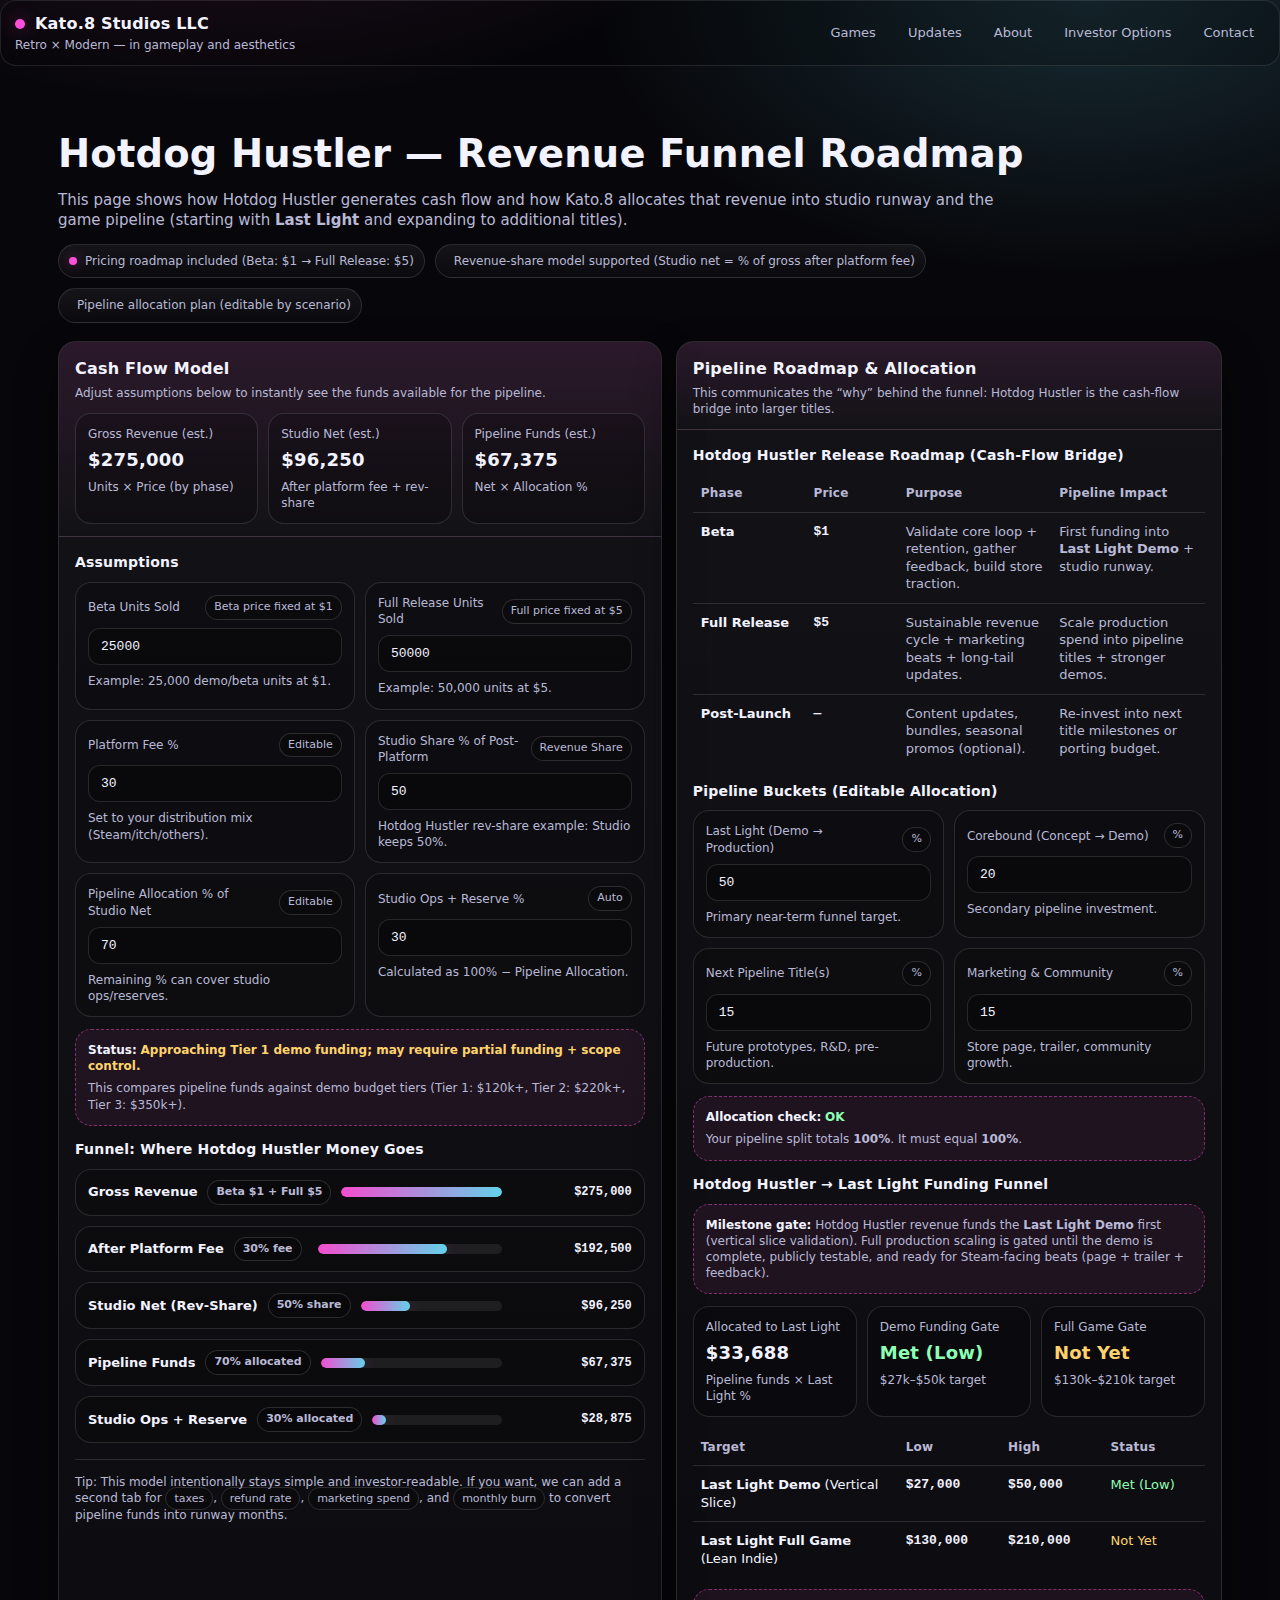
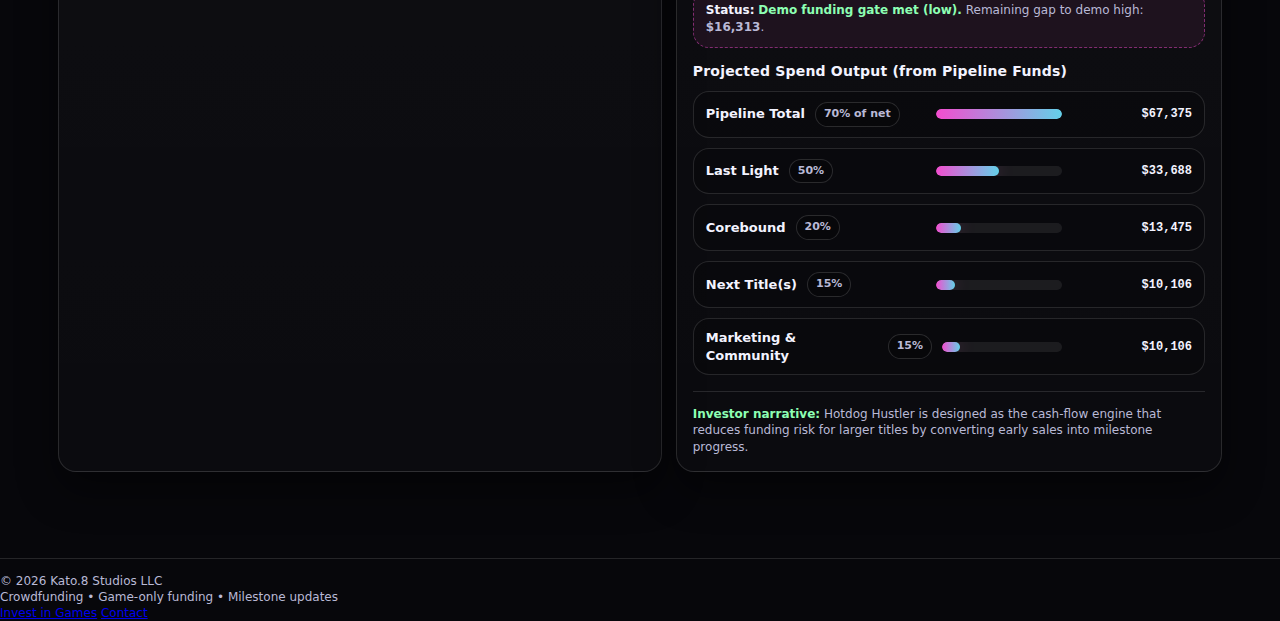
<file: financials-hotdog.html>
<!doctype html>
<html lang="en">
<head>
  <meta charset="utf-8" />
  <meta name="viewport" content="width=device-width,initial-scale=1" />
  <title>Kato.8 Studios — Hotdog Hustler Revenue Funnel</title>
  <style>
    :root{
      --bg:#07070b;
      --panel:#0f0f18;
      --panel2:#0c0c14;
      --text:#f3f3ff;
      --muted:#b9b9d6;
      --line:rgba(255,255,255,.12);
      --accent:#ff4fd8;
      --accent2:#6be4ff;
      --good:#8dffb3;
      --warn:#ffd36b;
      --bad:#ff7a7a;
      --shadow: 0 18px 40px rgba(0,0,0,.45);
      --radius:18px;
      --mono: ui-monospace, SFMono-Regular, Menlo, Monaco, Consolas, "Liberation Mono", "Courier New", monospace;
    }
    *{ box-sizing:border-box; }
    body{
      margin:0;
      font-family: ui-sans-serif, system-ui, -apple-system, Segoe UI, Roboto, Helvetica, Arial;
      background: radial-gradient(900px 500px at 18% -10%, rgba(255,79,216,.20), transparent 65%),
                  radial-gradient(900px 500px at 85% 0%, rgba(107,228,255,.16), transparent 55%),
                  var(--bg);
      color:var(--text);
      line-height:1.35;
    }
    .wrap{ max-width:1200px; margin:0 auto; padding:44px 18px 70px; }
    h1{
      margin:0;
      font-size: clamp(26px, 3vw, 40px);
      letter-spacing:.2px;
    }
    .sub{
      margin:10px 0 0;
      color:var(--muted);
      max-width:980px;
      font-size: 15px;
    }
    .badge-row{ display:flex; flex-wrap:wrap; gap:10px; margin-top:14px; }
    .badge{
      border:1px solid var(--line);
      background: linear-gradient(180deg, rgba(255,255,255,.06), rgba(255,255,255,.02));
      padding:8px 10px;
      border-radius:999px;
      font-size:12px;
      color:var(--muted);
      display:inline-flex; align-items:center; gap:8px;
      white-space:nowrap;
    }
    .dot{ width:8px; height:8px; border-radius:999px; background:var(--accent); box-shadow:0 0 14px rgba(255,79,216,.45); }
    .dot2{ background:var(--accent2); box-shadow:0 0 14px rgba(107,228,255,.35); }
    .dot3{ background:var(--good); box-shadow:0 0 14px rgba(141,255,179,.30); }

    .grid{
      display:grid;
      grid-template-columns: 1.05fr .95fr;
      gap:14px;
      margin-top:18px;
    }
    @media (max-width: 980px){ .grid{ grid-template-columns:1fr; } }

    .card{
      background: linear-gradient(180deg, rgba(255,255,255,.05), rgba(255,255,255,.02));
      border:1px solid var(--line);
      border-radius: var(--radius);
      box-shadow: var(--shadow);
      overflow:hidden;
    }
    .card .hd{
      padding:16px 16px 12px;
      border-bottom:1px solid var(--line);
      background: linear-gradient(180deg, rgba(255,79,216,.10), rgba(255,255,255,0));
    }
    .card .bd{ padding:16px; }

    .kpis{
      display:grid;
      grid-template-columns: repeat(3, 1fr);
      gap:10px;
      margin-top:12px;
    }
    @media (max-width: 560px){ .kpis{ grid-template-columns:1fr; } }

    .kpi{
      border:1px solid var(--line);
      border-radius:16px;
      padding:12px;
      background: rgba(0,0,0,.22);
    }
    .kpi .lbl{ font-size:12px; color:var(--muted); }
    .kpi .val{ margin-top:6px; font-size:18px; font-weight:800; letter-spacing:.2px; font-variant-numeric: tabular-nums; }
    .kpi .hint{ margin-top:6px; font-size:12px; color:var(--muted); }

    .section-title{
      font-weight:800;
      letter-spacing:.2px;
      margin:0 0 10px;
      font-size:14px;
    }
    .controls{
      display:grid;
      grid-template-columns: 1fr 1fr;
      gap:10px;
    }
    @media (max-width: 680px){ .controls{ grid-template-columns:1fr; } }

    .field{
      border:1px solid var(--line);
      border-radius:16px;
      padding:12px;
      background: rgba(0,0,0,.18);
    }
    .field label{
      display:flex;
      align-items:center;
      justify-content:space-between;
      gap:10px;
      color:var(--muted);
      font-size:12px;
      margin-bottom:8px;
    }
    .field input{
      width:100%;
      border-radius:12px;
      border:1px solid rgba(255,255,255,.12);
      background: rgba(0,0,0,.25);
      color:var(--text);
      padding:10px 12px;
      font-size:13px;
      outline:none;
      font-family: var(--mono);
    }
    .mini{
      color:var(--muted);
      font-size:12px;
      margin-top:8px;
    }
    .callout{
      border:1px dashed rgba(255,79,216,.45);
      background: rgba(255,79,216,.07);
      padding:12px;
      border-radius:16px;
      color:var(--muted);
      font-size:12px;
      margin-top:12px;
    }
    .callout strong{ color:var(--text); }

    .barwrap{
      margin-top:10px;
      display:grid;
      gap:10px;
    }
    .bar{
      border:1px solid var(--line);
      border-radius:16px;
      overflow:hidden;
      background: rgba(0,0,0,.18);
    }
    .bar .row{
      display:flex;
      align-items:center;
      justify-content:space-between;
      padding:10px 12px;
      border-bottom:1px solid rgba(255,255,255,.08);
      gap:10px;
    }
    .bar .row:last-child{ border-bottom:0; }
    .bar .name{
      font-size:13px;
      color:var(--text);
      font-weight:700;
      display:flex;
      align-items:center;
      gap:10px;
      min-width: 220px;
    }
    .pill{
      font-size:11px;
      color:var(--muted);
      border:1px solid rgba(255,255,255,.14);
      padding:4px 8px;
      border-radius:999px;
      background: rgba(0,0,0,.20);
      white-space:nowrap;
    }
    .meter{
      flex:1;
      height:10px;
      border-radius:999px;
      background: rgba(255,255,255,.08);
      overflow:hidden;
      min-width: 120px;
    }
    .fill{
      height:100%;
      width: 0%;
      background: linear-gradient(90deg, rgba(255,79,216,.95), rgba(107,228,255,.90));
      border-radius:999px;
      box-shadow: 0 0 18px rgba(255,79,216,.20);
    }
    .amt{
      font-family: var(--mono);
      font-size:12px;
      color:var(--text);
      font-variant-numeric: tabular-nums;
      white-space:nowrap;
      font-weight:800;
      min-width: 120px;
      text-align:right;
    }

    table{
      width:100%;
      border-collapse:collapse;
      margin-top:10px;
      font-size:13px;
    }
    th, td{
      text-align:left;
      padding:10px 8px;
      border-bottom:1px solid var(--line);
      vertical-align:top;
    }
    th{ color:var(--muted); font-weight:700; font-size:12px; letter-spacing:.2px; }
    tr:last-child td{ border-bottom:0; }
    .money{ font-family: var(--mono); font-variant-numeric: tabular-nums; font-weight:800; white-space:nowrap; }
    .muted{ color:var(--muted); }
    .footer{
      margin-top:16px;
      color:var(--muted);
      font-size:12px;
      border-top:1px solid var(--line);
      padding-top:14px;
    }
    .ok{ color: var(--good); font-weight:800; }
    .warn{ color: var(--warn); font-weight:800; }

    /* Site header (shared styling used on other financials pages) */
    .sitehdr{
      display:flex; align-items:center; justify-content:space-between; gap:14px;
      margin-bottom:18px;
      padding:12px 14px;
      border:1px solid rgba(255,255,255,.10);
      border-radius: 16px;
      background: rgba(0,0,0,.18);
    }
    .brand{
      display:flex; flex-direction:column; gap:2px;
    }
    .brand .name{
      font-weight:900; letter-spacing:.2px;
      display:flex; align-items:center; gap:10px;
    }
    .spark{
      width:10px; height:10px; border-radius:999px;
      background: var(--accent);
      box-shadow:0 0 18px rgba(255,79,216,.45);
      display:inline-block;
    }
    .brand .tag{ font-size:12px; color:var(--muted); }
    .nav{
      display:flex; flex-wrap:wrap; gap:10px; justify-content:flex-end;
      align-items:center;
    }
    .nav a{
      color:var(--muted);
      font-size:13px;
      padding:8px 10px;
      border-radius:999px;
      border:1px solid transparent;
      text-decoration:none;
    }
    .nav a:hover{
      color:var(--text);
      border-color: rgba(255,255,255,.12);
      background: rgba(255,255,255,.04);
    }
  </style>
</head>
<body>
  <div class="sitehdr">
    <div class="brand">
      <div class="name"><span class="spark"></span> <a href="index.html" style="color:var(--text); text-decoration:none;">Kato.8 Studios LLC</a></div>
      <div class="tag">Retro × Modern — in gameplay and aesthetics</div>
    </div>
    <div class="nav">
      <a href="games.html">Games</a>
      <a href="updates.html">Updates</a>
      <a href="about.html">About</a>
      <a href="investor-options.html">Investor Options</a>
      <a href="contact.html">Contact</a>
    </div>
  </div>

  <div class="wrap">
    <h1>Hotdog Hustler — Revenue Funnel Roadmap</h1>
    <p class="sub">
      This page shows how Hotdog Hustler generates cash flow and how Kato.8 allocates that revenue into studio runway and the game pipeline
      (starting with <b>Last Light</b> and expanding to additional titles).
    </p>
    <div class="badge-row">
      <div class="badge"><span class="dot"></span> Pricing roadmap included (Beta: $1 → Full Release: $5)</div>
      <div class="badge"><span class="dot2"></span> Revenue-share model supported (Studio net = % of gross after platform fee)</div>
      <div class="badge"><span class="dot3"></span> Pipeline allocation plan (editable by scenario)</div>
    </div>

    <div class="grid">
      <!-- LEFT: MODEL + FUNNEL -->
      <div class="card">
        <div class="hd">
          <div style="font-weight:900; letter-spacing:.2px">Cash Flow Model</div>
          <div style="color:var(--muted); font-size:12px; margin-top:6px">
            Adjust assumptions below to instantly see the funds available for the pipeline.
          </div>

          <div class="kpis">
            <div class="kpi">
              <div class="lbl">Gross Revenue (est.)</div>
              <div class="val" id="kpiGross">$—</div>
              <div class="hint">Units × Price (by phase)</div>
            </div>
            <div class="kpi">
              <div class="lbl">Studio Net (est.)</div>
              <div class="val" id="kpiNet">$—</div>
              <div class="hint">After platform fee + rev-share</div>
            </div>
            <div class="kpi">
              <div class="lbl">Pipeline Funds (est.)</div>
              <div class="val" id="kpiPipeline">$—</div>
              <div class="hint">Net × Allocation %</div>
            </div>
          </div>
        </div>

        <div class="bd">
          <div class="section-title">Assumptions</div>
          <div class="controls">
            <div class="field">
              <label>
                <span>Beta Units Sold</span>
                <span class="pill">Beta price fixed at $1</span>
              </label>
              <input id="betaUnits" type="number" min="0" step="100" value="25000" />
              <div class="mini">Example: 25,000 demo/beta units at $1.</div>
            </div>

            <div class="field">
              <label>
                <span>Full Release Units Sold</span>
                <span class="pill">Full price fixed at $5</span>
              </label>
              <input id="fullUnits" type="number" min="0" step="100" value="50000" />
              <div class="mini">Example: 50,000 units at $5.</div>
            </div>

            <div class="field">
              <label>
                <span>Platform Fee %</span>
                <span class="pill">Editable</span>
              </label>
              <input id="platformFee" type="number" min="0" max="100" step="0.5" value="30" />
              <div class="mini muted">Set to your distribution mix (Steam/itch/others).</div>
            </div>

            <div class="field">
              <label>
                <span>Studio Share % of Post-Platform</span>
                <span class="pill">Revenue Share</span>
              </label>
              <input id="studioShare" type="number" min="0" max="100" step="1" value="50" />
              <div class="mini">Hotdog Hustler rev-share example: Studio keeps 50%.</div>
            </div>

            <div class="field">
              <label>
                <span>Pipeline Allocation % of Studio Net</span>
                <span class="pill">Editable</span>
              </label>
              <input id="allocPipeline" type="number" min="0" max="100" step="1" value="70" />
              <div class="mini">Remaining % can cover studio ops/reserves.</div>
            </div>

            <div class="field">
              <label>
                <span>Studio Ops + Reserve %</span>
                <span class="pill">Auto</span>
              </label>
              <input id="allocOps" type="number" min="0" max="100" step="1" value="30" disabled />
              <div class="mini muted">Calculated as 100% − Pipeline Allocation.</div>
            </div>
          </div>

          <div class="callout" id="healthCallout">
            <strong>Status:</strong> — (update assumptions to see funding readiness)
          </div>

          <div class="section-title" style="margin-top:14px">Funnel: Where Hotdog Hustler Money Goes</div>
          <div class="barwrap" id="funnelBars"></div>

          <div class="footer">
            Tip: This model intentionally stays simple and investor-readable. If you want, we can add a second tab for
            <span class="pill">taxes</span>, <span class="pill">refund rate</span>, <span class="pill">marketing spend</span>,
            and <span class="pill">monthly burn</span> to convert pipeline funds into runway months.
          </div>
        </div>
      </div>

      <!-- RIGHT: ROADMAP + PIPELINE ALLOCATION -->
      <div class="card">
        <div class="hd">
          <div style="font-weight:900; letter-spacing:.2px">Pipeline Roadmap & Allocation</div>
          <div style="color:var(--muted); font-size:12px; margin-top:6px">
            This communicates the “why” behind the funnel: Hotdog Hustler is the cash-flow bridge into larger titles.
          </div>
        </div>

        <div class="bd">
          <div class="section-title">Hotdog Hustler Release Roadmap (Cash-Flow Bridge)</div>
          <table>
            <thead>
              <tr>
                <th style="width:22%">Phase</th>
                <th style="width:18%">Price</th>
                <th style="width:30%">Purpose</th>
                <th style="width:30%">Pipeline Impact</th>
              </tr>
            </thead>
            <tbody>
              <tr>
                <td><b>Beta</b></td>
                <td class="money">$1</td>
                <td class="muted">Validate core loop + retention, gather feedback, build store traction.</td>
                <td class="muted">First funding into <b>Last Light Demo</b> + studio runway.</td>
              </tr>
              <tr>
                <td><b>Full Release</b></td>
                <td class="money">$5</td>
                <td class="muted">Sustainable revenue cycle + marketing beats + long-tail updates.</td>
                <td class="muted">Scale production spend into pipeline titles + stronger demos.</td>
              </tr>
              <tr>
                <td><b>Post-Launch</b></td>
                <td class="money">—</td>
                <td class="muted">Content updates, bundles, seasonal promos (optional).</td>
                <td class="muted">Re-invest into next title milestones or porting budget.</td>
              </tr>
            </tbody>
          </table>

          <div class="section-title" style="margin-top:14px">Pipeline Buckets (Editable Allocation)</div>
          <div class="controls">
            <div class="field">
              <label><span>Last Light (Demo → Production)</span><span class="pill">%</span></label>
              <input id="pLastLight" type="number" min="0" max="100" step="1" value="50" />
              <div class="mini">Primary near-term funnel target.</div>
            </div>
            <div class="field">
              <label><span>Corebound (Concept → Demo)</span><span class="pill">%</span></label>
              <input id="pCorebound" type="number" min="0" max="100" step="1" value="20" />
              <div class="mini">Secondary pipeline investment.</div>
            </div>
            <div class="field">
              <label><span>Next Pipeline Title(s)</span><span class="pill">%</span></label>
              <input id="pNext" type="number" min="0" max="100" step="1" value="15" />
              <div class="mini">Future prototypes, R&D, pre-production.</div>
            </div>
            <div class="field">
              <label><span>Marketing & Community</span><span class="pill">%</span></label>
              <input id="pMkt" type="number" min="0" max="100" step="1" value="15" />
              <div class="mini">Store page, trailer, community growth.</div>
            </div>
          </div>

          <div class="callout" id="allocCallout">
            <strong>Allocation check:</strong> — (must total 100% of pipeline funds)
          </div>


          <!-- =========================
            Hotdog Hustler → Last Light Funding Funnel (Gate Check)
          ========================= -->
          <div class="section-title" style="margin-top:14px">Hotdog Hustler → Last Light Funding Funnel</div>

          <div class="callout" style="margin-top:0;">
            <strong>Milestone gate:</strong> Hotdog Hustler revenue funds the <b>Last Light Demo</b> first (vertical slice validation). Full production scaling is gated until the demo is complete, publicly testable, and ready for Steam-facing beats (page + trailer + feedback).
          </div>

          <div class="kpis" style="margin-top:12px;">
            <div class="kpi">
              <div class="lbl">Allocated to Last Light</div>
              <div class="val" id="llGateAllocated">$—</div>
              <div class="hint">Pipeline funds × Last Light %</div>
            </div>
            <div class="kpi">
              <div class="lbl">Demo Funding Gate</div>
              <div class="val" id="llGateDemo">—</div>
              <div class="hint">$27k–$50k target</div>
            </div>
            <div class="kpi">
              <div class="lbl">Full Game Gate</div>
              <div class="val" id="llGateFull">—</div>
              <div class="hint">$130k–$210k target</div>
            </div>
          </div>

          <table aria-label="Last Light gate targets" style="margin-top:12px;">
            <thead>
              <tr>
                <th style="width:40%">Target</th>
                <th style="width:20%">Low</th>
                <th style="width:20%">High</th>
                <th style="width:20%">Status</th>
              </tr>
            </thead>
            <tbody>
              <tr>
                <td><b>Last Light Demo</b> (Vertical Slice)</td>
                <td class="money">$27,000</td>
                <td class="money">$50,000</td>
                <td id="llGateDemoRow" class="muted">—</td>
              </tr>
              <tr>
                <td><b>Last Light Full Game</b> (Lean Indie)</td>
                <td class="money">$130,000</td>
                <td class="money">$210,000</td>
                <td id="llGateFullRow" class="muted">—</td>
              </tr>
            </tbody>
          </table>

          <div class="callout" id="llGateCallout">
            <strong>Status:</strong> —
          </div>

          <div class="section-title" style="margin-top:14px">Projected Spend Output (from Pipeline Funds)</div>
          <div class="barwrap" id="pipelineBars"></div>

          <div class="footer">
            <span class="ok">Investor narrative:</span> Hotdog Hustler is designed as the cash-flow engine that reduces funding risk
            for larger titles by converting early sales into milestone progress.
          </div>
        </div>
      </div>
    </div>
  </div>

  <script>
    // ----------------------------
    // Helpers
    // ----------------------------
    const $ = (id) => document.getElementById(id);
    const money = (n) => {
      if (!isFinite(n)) return "—";
      return "$" + Math.round(n).toLocaleString("en-US");
    };
    const clamp = (n, a, b) => Math.min(b, Math.max(a, n));

    function pct(n){ return clamp(Number(n) || 0, 0, 100); }
    function num(n){ return Math.max(0, Number(n) || 0); }

    // ----------------------------
    // Inputs
    // ----------------------------
    const betaUnits = $("betaUnits");
    const fullUnits = $("fullUnits");
    const platformFee = $("platformFee");
    const studioShare = $("studioShare");
    const allocPipeline = $("allocPipeline");
    const allocOps = $("allocOps");

    const pLastLight = $("pLastLight");
    const pCorebound = $("pCorebound");
    const pNext = $("pNext");
    const pMkt = $("pMkt");

    // Outputs
    const kpiGross = $("kpiGross");
    const kpiNet = $("kpiNet");
    const kpiPipeline = $("kpiPipeline");

    const funnelBars = $("funnelBars");
    const pipelineBars = $("pipelineBars");
    const healthCallout = $("healthCallout");
    const allocCallout = $("allocCallout");

    // Last Light funnel gate outputs
    const llGateAllocated = $("llGateAllocated");
    const llGateDemo = $("llGateDemo");
    const llGateFull = $("llGateFull");
    const llGateDemoRow = $("llGateDemoRow");
    const llGateFullRow = $("llGateFullRow");
    const llGateCallout = $("llGateCallout");

    // ----------------------------
    // Core Model
    // ----------------------------
    const PRICES = {
      beta: 1,
      full: 5
    };

    function compute(){
      // Read
      const bUnits = num(betaUnits.value);
      const fUnits = num(fullUnits.value);

      const feePct = pct(platformFee.value) / 100;
      const sharePct = pct(studioShare.value) / 100;

      const pipelinePct = pct(allocPipeline.value);
      const opsPct = 100 - pipelinePct;
      allocOps.value = opsPct;

      // Gross
      const grossBeta = bUnits * PRICES.beta;
      const grossFull = fUnits * PRICES.full;
      const gross = grossBeta + grossFull;

      // Post-platform
      const postPlatform = gross * (1 - feePct);

      // Studio Net (rev-share applied after platform)
      const studioNet = postPlatform * sharePct;

      // Allocation
      const pipelineFunds = studioNet * (pipelinePct / 100);
      const opsFunds = studioNet * (opsPct / 100);

      // Pipeline split
      const aLL = pct(pLastLight.value);
      const aCB = pct(pCorebound.value);
      const aNX = pct(pNext.value);
      const aMK = pct(pMkt.value);
      const allocTotal = aLL + aCB + aNX + aMK;

      const llFunds = pipelineFunds * (aLL/100);
      const cbFunds = pipelineFunds * (aCB/100);
      const nxFunds = pipelineFunds * (aNX/100);
      const mkFunds = pipelineFunds * (aMK/100);

      return {
        bUnits, fUnits,
        grossBeta, grossFull, gross,
        feePct, sharePct,
        postPlatform,
        studioNet,
        pipelinePct, opsPct,
        pipelineFunds, opsFunds,
        alloc: { aLL, aCB, aNX, aMK, allocTotal },
        pipe: { llFunds, cbFunds, nxFunds, mkFunds }
      };
    }

    function barRow({name, pill, amount, pctOfMax}){
      const row = document.createElement("div");
      row.className = "bar";

      const r = document.createElement("div");
      r.className = "row";

      const left = document.createElement("div");
      left.className = "name";
      left.innerHTML = `${name} <span class="pill">${pill}</span>`;

      const meter = document.createElement("div");
      meter.className = "meter";
      const fill = document.createElement("div");
      fill.className = "fill";
      fill.style.width = `${clamp(pctOfMax, 0, 100)}%`;
      meter.appendChild(fill);

      const amt = document.createElement("div");
      amt.className = "amt";
      amt.textContent = money(amount);

      r.appendChild(left);
      r.appendChild(meter);
      r.appendChild(amt);
      row.appendChild(r);
      return row;
    }

    function render(){
      const m = compute();

      // KPIs
      kpiGross.textContent = money(m.gross);
      kpiNet.textContent = money(m.studioNet);
      kpiPipeline.textContent = money(m.pipelineFunds);

      // Health callout (simple readiness messaging)
      // Targets based on your demo tiers: Tier 1 starts around $120k, Tier 2 around $220k, Tier 3 around $350k
      let status = "Not yet at demo-funding threshold.";
      let toneClass = "warn";
      if (m.pipelineFunds >= 350000) { status = "Tier 3-capable funding (showpiece demo / early production start)."; toneClass = "ok"; }
      else if (m.pipelineFunds >= 220000) { status = "Tier 2-capable funding (recommended polished vertical slice)."; toneClass = "ok"; }
      else if (m.pipelineFunds >= 120000) { status = "Tier 1-capable funding (lean demo)."; toneClass = "ok"; }
      else if (m.pipelineFunds >= 60000) { status = "Approaching Tier 1 demo funding; may require partial funding + scope control."; toneClass = "warn"; }

      healthCallout.innerHTML = `<strong>Status:</strong> <span class="${toneClass}">${status}</span>
        <div style="margin-top:6px">
          <span class="muted">This compares pipeline funds against demo budget tiers (Tier 1: $120k+, Tier 2: $220k+, Tier 3: $350k+).</span>
        </div>`;

      // Funnel Bars
      funnelBars.innerHTML = "";
      const maxFunnel = Math.max(m.gross, m.postPlatform, m.studioNet, m.pipelineFunds, m.opsFunds, 1);

      funnelBars.appendChild(barRow({
        name: "Gross Revenue",
        pill: `Beta $1 + Full $5`,
        amount: m.gross,
        pctOfMax: (m.gross / maxFunnel) * 100
      }));
      funnelBars.appendChild(barRow({
        name: "After Platform Fee",
        pill: `${Math.round(m.feePct*100)}% fee`,
        amount: m.postPlatform,
        pctOfMax: (m.postPlatform / maxFunnel) * 100
      }));
      funnelBars.appendChild(barRow({
        name: "Studio Net (Rev-Share)",
        pill: `${Math.round(m.sharePct*100)}% share`,
        amount: m.studioNet,
        pctOfMax: (m.studioNet / maxFunnel) * 100
      }));
      funnelBars.appendChild(barRow({
        name: "Pipeline Funds",
        pill: `${m.pipelinePct}% allocated`,
        amount: m.pipelineFunds,
        pctOfMax: (m.pipelineFunds / maxFunnel) * 100
      }));
      funnelBars.appendChild(barRow({
        name: "Studio Ops + Reserve",
        pill: `${m.opsPct}% allocated`,
        amount: m.opsFunds,
        pctOfMax: (m.opsFunds / maxFunnel) * 100
      }));

      // Allocation check
      const ok = Math.abs(m.alloc.allocTotal - 100) < 0.001;
      allocCallout.innerHTML = `<strong>Allocation check:</strong>
        <span class="${ok ? "ok" : "warn"}">${ok ? "OK" : "Needs adjustment"}</span>
        <div style="margin-top:6px">
          <span class="muted">Your pipeline split totals <b>${m.alloc.allocTotal.toFixed(0)}%</b>. It must equal <b>100%</b>.</span>
        </div>`;

      // Pipeline Bars
      pipelineBars.innerHTML = "";
      const maxPipe = Math.max(m.pipelineFunds, m.pipe.llFunds, m.pipe.cbFunds, m.pipe.nxFunds, m.pipe.mkFunds, 1);

      pipelineBars.appendChild(barRow({
        name: "Pipeline Total",
        pill: `${m.pipelinePct}% of net`,
        amount: m.pipelineFunds,
        pctOfMax: (m.pipelineFunds / maxPipe) * 100
      }));
      pipelineBars.appendChild(barRow({
        name: "Last Light",
        pill: `${m.alloc.aLL}%`,
        amount: m.pipe.llFunds,
        pctOfMax: (m.pipe.llFunds / maxPipe) * 100
      }));
      pipelineBars.appendChild(barRow({
        name: "Corebound",
        pill: `${m.alloc.aCB}%`,
        amount: m.pipe.cbFunds,
        pctOfMax: (m.pipe.cbFunds / maxPipe) * 100
      }));
      pipelineBars.appendChild(barRow({
        name: "Next Title(s)",
        pill: `${m.alloc.aNX}%`,
        amount: m.pipe.nxFunds,
        pctOfMax: (m.pipe.nxFunds / maxPipe) * 100
      }));
      pipelineBars.appendChild(barRow({
        name: "Marketing & Community",
        pill: `${m.alloc.aMK}%`,
        amount: m.pipe.mkFunds,
        pctOfMax: (m.pipe.mkFunds / maxPipe) * 100
      }));


      // ----------------------------
      // Hotdog Hustler → Last Light Gate Check (uses Last Light allocation)
      // ----------------------------
      if (llGateAllocated && llGateDemo && llGateFull && llGateDemoRow && llGateFullRow && llGateCallout){
        const allocatedLL = m.pipe.llFunds;

        const demoLow = 27000, demoHigh = 50000;
        const fullLow = 130000, fullHigh = 210000;

        llGateAllocated.textContent = money(allocatedLL);

        const demoStatus = (allocatedLL >= demoHigh) ? "Met (High)" : (allocatedLL >= demoLow) ? "Met (Low)" : "Not Yet";
        const fullStatus = (allocatedLL >= fullHigh) ? "Met (High)" : (allocatedLL >= fullLow) ? "Met (Low)" : "Not Yet";

        llGateDemo.textContent = demoStatus;
        llGateFull.textContent = fullStatus;

        llGateDemo.style.color = (allocatedLL >= demoLow) ? "var(--good)" : "var(--warn)";
        llGateFull.style.color = (allocatedLL >= fullLow) ? "var(--good)" : "var(--warn)";

        llGateDemoRow.textContent = demoStatus;
        llGateFullRow.textContent = fullStatus;
        llGateDemoRow.style.color = (allocatedLL >= demoLow) ? "var(--good)" : "var(--warn)";
        llGateFullRow.style.color = (allocatedLL >= fullLow) ? "var(--good)" : "var(--warn)";

        if (allocatedLL >= demoHigh){
          llGateCallout.innerHTML = `<strong>Status:</strong> <span class="ok">Demo funding gate met (high).</span> Last Light can begin vertical slice production with full validation budget coverage.`;
        } else if (allocatedLL >= demoLow){
          llGateCallout.innerHTML = `<strong>Status:</strong> <span class="ok">Demo funding gate met (low).</span> Remaining gap to demo high: <b>${money(demoHigh - allocatedLL)}</b>.`;
        } else {
          llGateCallout.innerHTML = `<strong>Status:</strong> <span class="warn">Demo funding gate not met yet.</span> Gap to demo low: <b>${money(demoLow - allocatedLL)}</b> • gap to demo high: <b>${money(demoHigh - allocatedLL)}</b>.`;
        }
      }

    }

    // Auto-normalize pipeline allocation inputs to 100% (optional convenience)
    function normalizePipelineSplit(changed){
      const vals = {
        ll: pct(pLastLight.value),
        cb: pct(pCorebound.value),
        nx: pct(pNext.value),
        mk: pct(pMkt.value)
      };
      const keys = ["ll","cb","nx","mk"];
      const total = keys.reduce((s,k)=>s+vals[k],0);

      // If total is 0, set a default
      if (total === 0){
        pLastLight.value = 50;
        pCorebound.value = 20;
        pNext.value = 15;
        pMkt.value = 15;
        return;
      }

      // Keep the changed field fixed, scale others to sum to 100
      const fixedKeyMap = {
        "pLastLight":"ll",
        "pCorebound":"cb",
        "pNext":"nx",
        "pMkt":"mk"
      };
      const fixedKey = fixedKeyMap[changed] || null;
      if (!fixedKey) return;

      const fixedVal = vals[fixedKey];
      const otherKeys = keys.filter(k => k !== fixedKey);
      const otherSum = otherKeys.reduce((s,k)=>s+vals[k],0);

      const remaining = Math.max(0, 100 - fixedVal);
      if (otherSum === 0){
        // distribute evenly
        const each = remaining / otherKeys.length;
        vals[otherKeys[0]] = each;
        vals[otherKeys[1]] = each;
        vals[otherKeys[2]] = each;
      } else {
        otherKeys.forEach(k => {
          vals[k] = (vals[k] / otherSum) * remaining;
        });
      }

      // write back rounded ints (keeps UX clean)
      pLastLight.value = Math.round(vals.ll);
      pCorebound.value = Math.round(vals.cb);
      pNext.value = Math.round(vals.nx);
      pMkt.value = Math.round(vals.mk);

      // fix rounding drift to 100 by adjusting the largest non-fixed
      const after = pct(pLastLight.value)+pct(pCorebound.value)+pct(pNext.value)+pct(pMkt.value);
      const drift = 100 - after;
      if (drift !== 0){
        const candidates = ["pLastLight","pCorebound","pNext","pMkt"].filter(id => fixedKeyMap[id] !== fixedKey);
        // find max among candidates
        let best = candidates[0];
        candidates.forEach(id => { if (pct($(id).value) > pct($(best).value)) best = id; });
        $(best).value = clamp(pct($(best).value) + drift, 0, 100);
      }
    }

    // Wire up inputs
    // Listen for both 'input' and 'change' to ensure recalculation across UI interactions
    [betaUnits, fullUnits, platformFee, studioShare, allocPipeline].forEach(el => {
      ["input", "change"].forEach(ev => el.addEventListener(ev, () => { render(); }));
    });

    // Pipeline split inputs: normalize and re-render on input or change
    [pLastLight, pCorebound, pNext, pMkt].forEach(el => {
      ["input", "change"].forEach(ev => el.addEventListener(ev, (e) => {
        normalizePipelineSplit(e.target.id);
        render();
      }));
    });

    // Also trigger initial render
    render();
   </script>
  </div>

  <footer class="footer">
    <div class="container footer__inner">
      <div>
        <div class="footer__brand">© <span id="year"></span> Kato.8 Studios LLC</div>
        <div class="footer__meta">Crowdfunding • Game-only funding • Milestone updates</div>
      </div>
      <div class="footer__right">
        <a href="invest.html">Invest in Games</a>
        <a href="contact.html">Contact</a>
      </div>
    </div>
  </footer>
</main>

<script>
  // Auto-update year in footer
  document.getElementById("year").textContent = new Date().getFullYear();
</script>
</body>
</html>
</file>
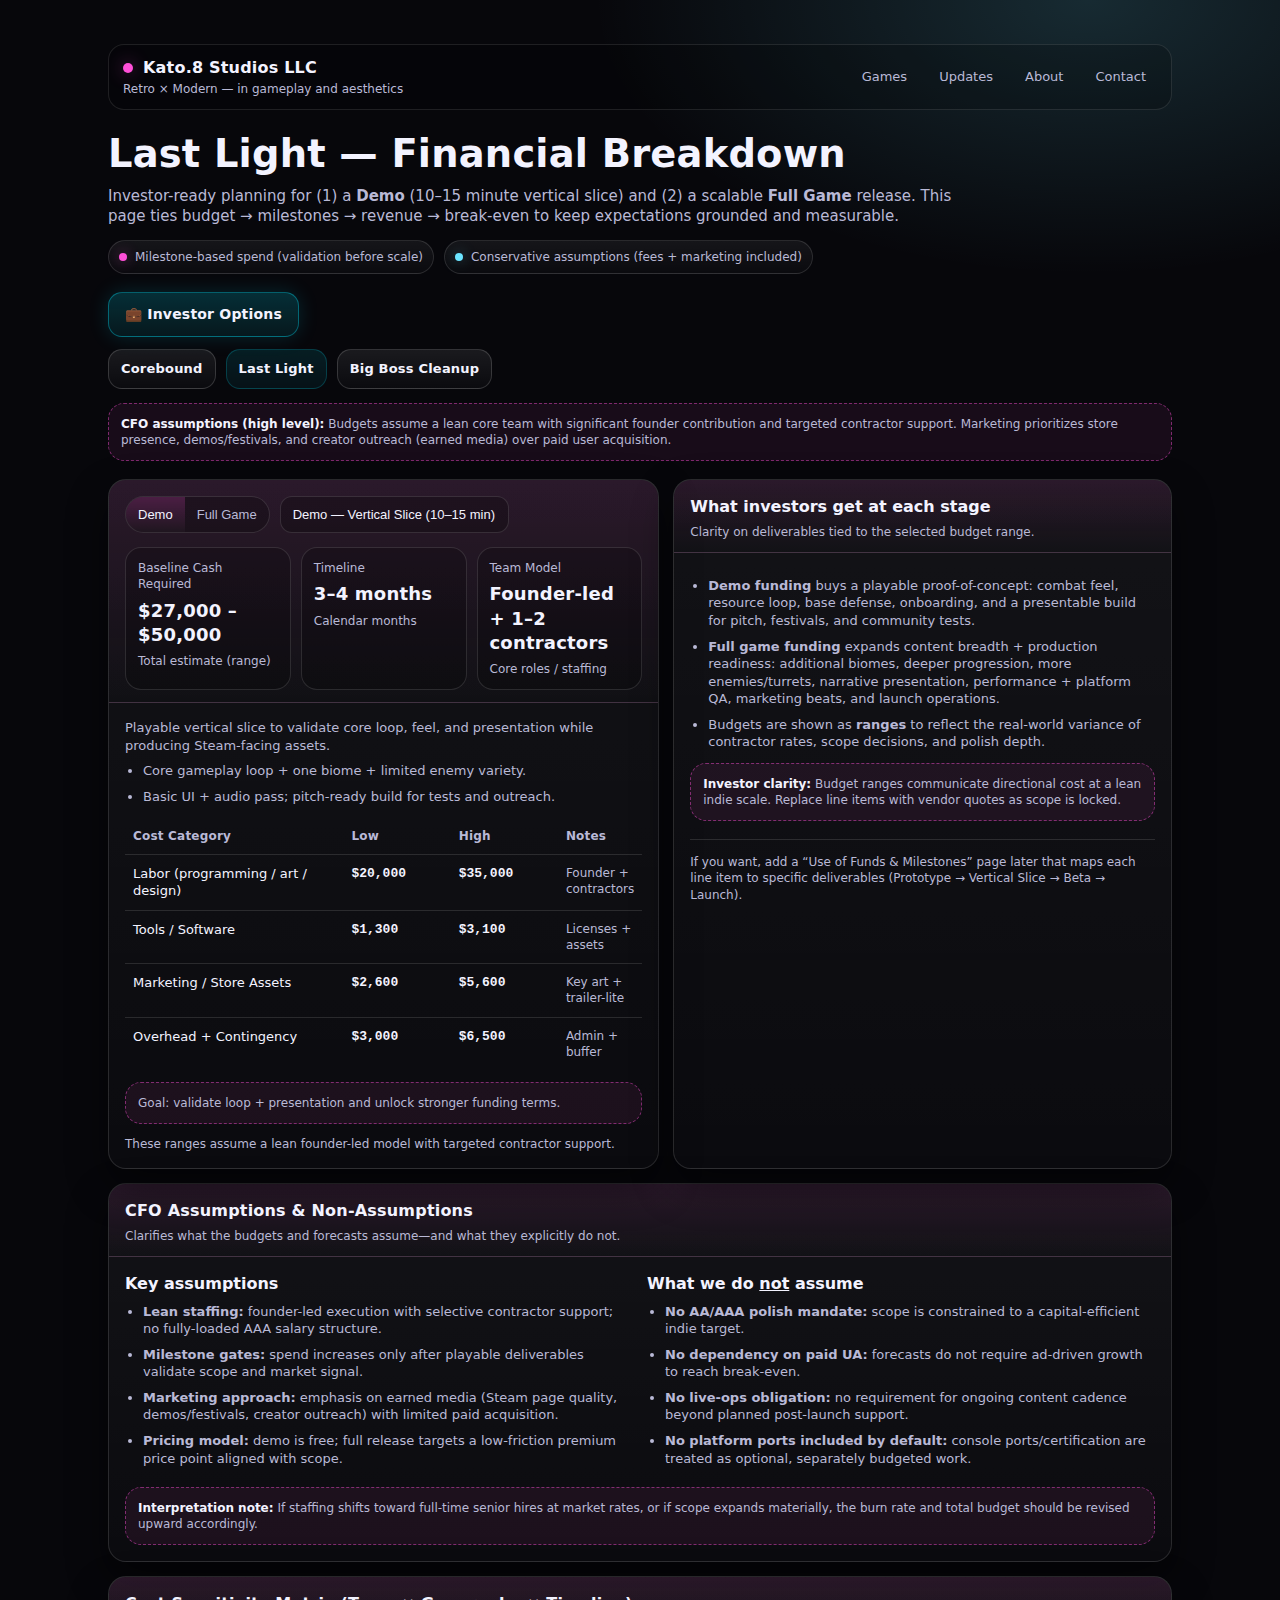
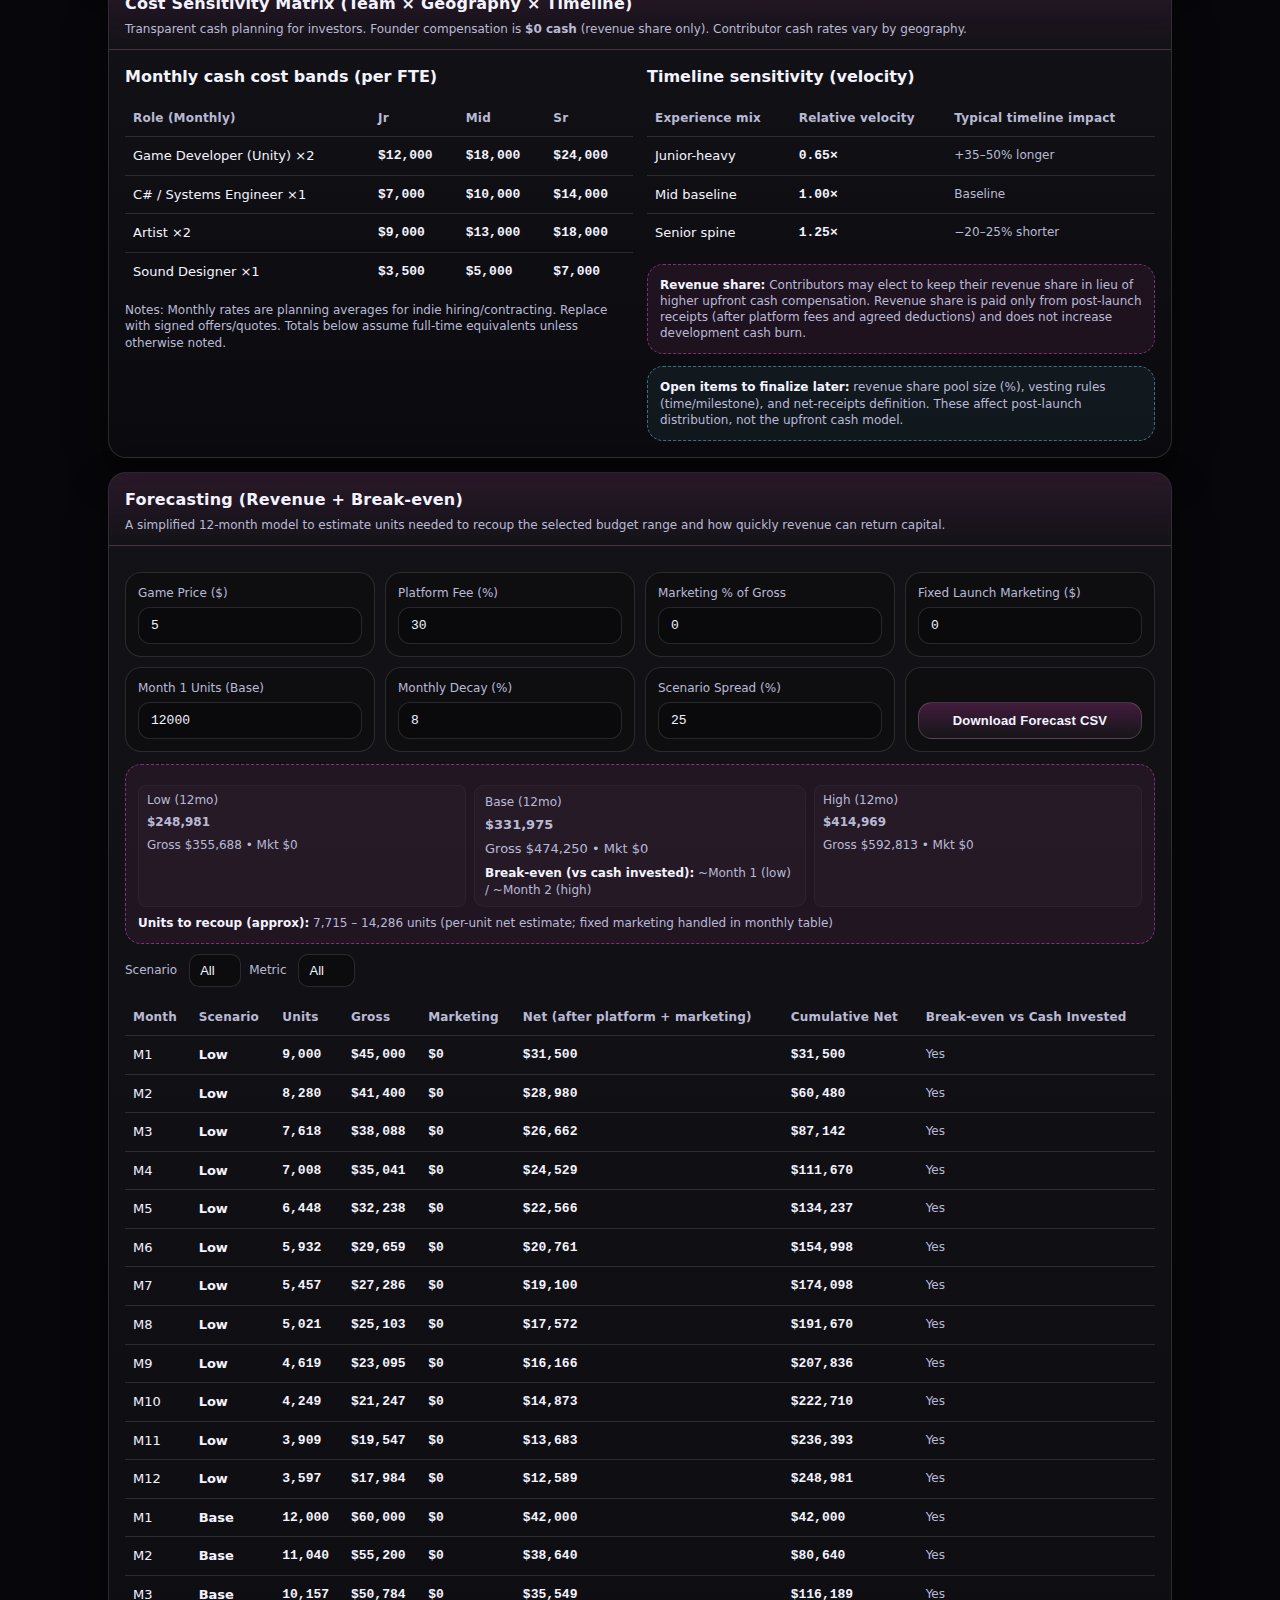
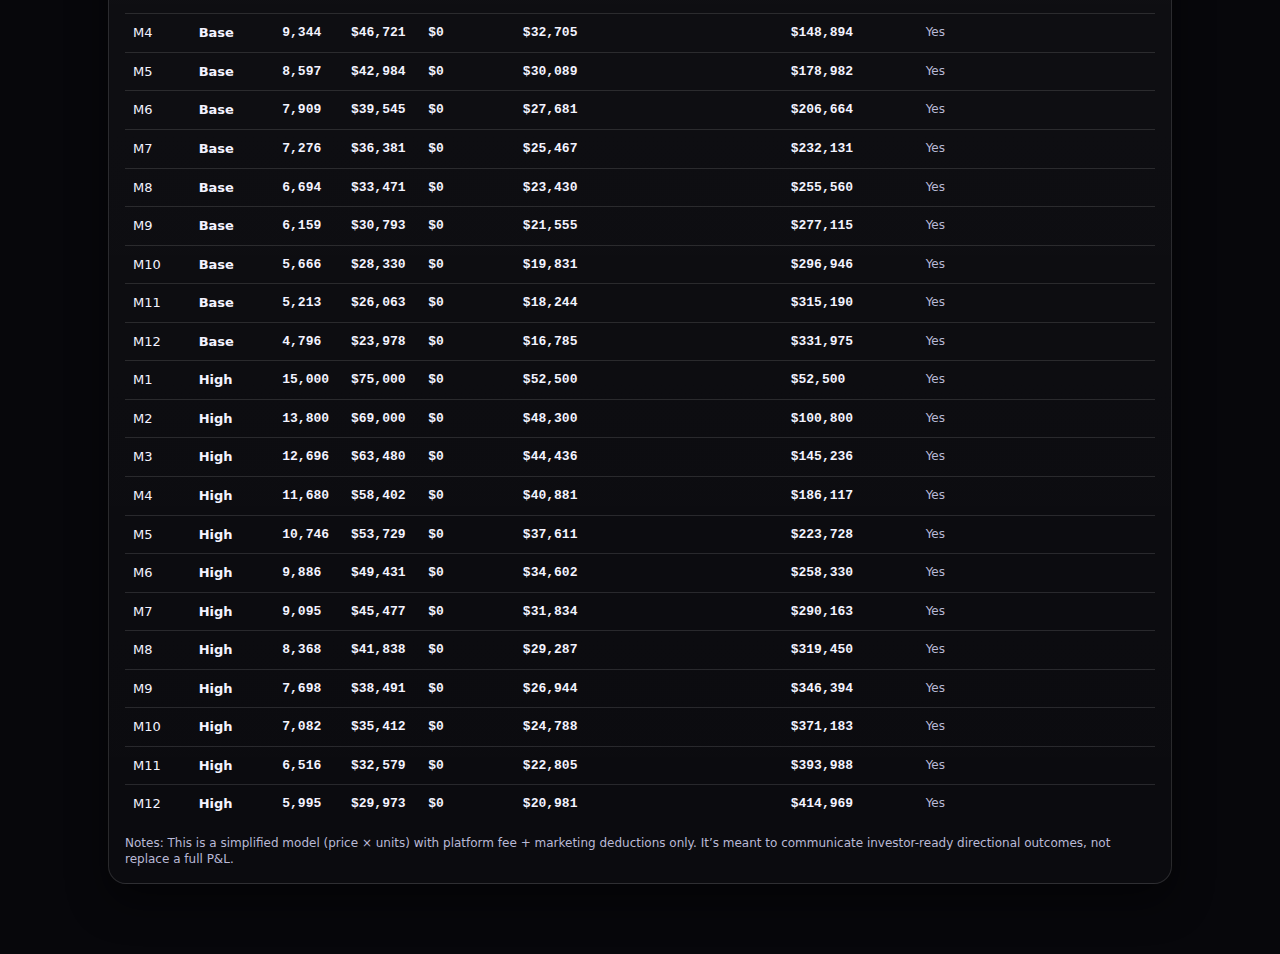
<file: financials-lastlight.html>
<!doctype html>
<html lang="en">
<head>
  <meta charset="utf-8" />
  <meta name="viewport" content="width=device-width,initial-scale=1" />
  <title>Kato.8 Studios — Last Light Financial Breakdown</title>
  <style>
    :root{
      --bg:#07070b;
      --panel:#0f0f18;
      --panel2:#0c0c14;
      --text:#f3f3ff;
      --muted:#b9b9d6;
      --line:rgba(255,255,255,.12);
      --accent:#ff4fd8;
      --accent2:#6be4ff;
      --good:#8dffb3;
      --warn:#ffd36b;
      --bad:#ff7a7a;
      --shadow: 0 18px 40px rgba(0,0,0,.45);
      --radius:18px;
      --mono: ui-monospace, SFMono-Regular, Menlo, Monaco, Consolas, "Liberation Mono", "Courier New", monospace;
    }

    *{ box-sizing:border-box; }
    body{
      margin:0;
      font-family: ui-sans-serif, system-ui, -apple-system, Segoe UI, Roboto, Helvetica, Arial;
      background: radial-gradient(900px 500px at 20% -10%, rgba(255,79,216,.20), transparent 65%),
                  radial-gradient(900px 500px at 85% 0%, rgba(107,228,255,.16), transparent 55%),
                  var(--bg);
      color:var(--text);
      line-height:1.35;
    }

    .wrap{ max-width:1100px; margin:0 auto; padding:44px 18px 70px; }

    .sitehdr{
      display:flex; align-items:center; justify-content:space-between; gap:14px;
      margin-bottom:18px;
      padding:12px 14px;
      border:1px solid rgba(255,255,255,.10);
      border-radius: 16px;
      background: rgba(0,0,0,.18);
    }
    .brand{
      display:flex; flex-direction:column; gap:2px;
    }
    .brand .name{
      font-weight:900; letter-spacing:.2px;
      display:flex; align-items:center; gap:10px;
    }
    .spark{
      width:10px; height:10px; border-radius:999px;
      background: var(--accent);
      box-shadow:0 0 18px rgba(255,79,216,.45);
      display:inline-block;
    }
    .brand .tag{ font-size:12px; color:var(--muted); }
    .nav{
      display:flex; flex-wrap:wrap; gap:10px; justify-content:flex-end;
      align-items:center;
    }
    .nav a{
      color:var(--muted);
      font-size:13px;
      padding:8px 10px;
      border-radius:999px;
      border:1px solid transparent;
      text-decoration:none;
    }
    .nav a:hover{
      color:var(--text);
      border-color: rgba(255,255,255,.12);
      background: rgba(255,255,255,.04);
    }

    .top{
      display:flex; flex-wrap:wrap; gap:14px;
      align-items:flex-end; justify-content:space-between;
      margin-bottom:18px;
    }

    h1{
      margin:0;
      font-size: clamp(26px, 3vw, 40px);
      letter-spacing:.2px;
    }
    .sub{
      margin:6px 0 0;
      color:var(--muted);
      max-width:850px;
      font-size: 15px;
    }

    .badge-row{
      display:flex; flex-wrap:wrap; gap:10px; margin-top:14px;
    }
    .badge{
      border:1px solid var(--line);
      background: linear-gradient(180deg, rgba(255,255,255,.06), rgba(255,255,255,.02));
      padding:8px 10px;
      border-radius:999px;
      font-size:12px;
      color:var(--muted);
      display:inline-flex; align-items:center; gap:8px;
      white-space:nowrap;
    }
    .dot{ width:8px; height:8px; border-radius:999px; background:var(--accent); box-shadow:0 0 14px rgba(255,79,216,.45); }
    .dot2{ background:var(--accent2); box-shadow:0 0 14px rgba(107,228,255,.35); }

    .grid{
      display:grid;
      grid-template-columns: 1.05fr .95fr;
      gap:14px;
      margin-top:18px;
    }
    @media (max-width: 920px){
      .grid{ grid-template-columns: 1fr; }
    }

    .card{
      background: linear-gradient(180deg, rgba(255,255,255,.05), rgba(255,255,255,.02));
      border:1px solid var(--line);
      border-radius: var(--radius);
      box-shadow: var(--shadow);
      overflow:hidden;
    }
    .card .hd{
      padding:16px 16px 12px;
      border-bottom:1px solid var(--line);
      background: linear-gradient(180deg, rgba(255,79,216,.10), rgba(255,255,255,0));
    }
    .card .bd{ padding:16px; }

    .controls{
      display:flex;
      flex-wrap:wrap;
      gap:10px;
      align-items:center;
    }
    .pillset{
      display:flex;
      border:1px solid var(--line);
      background: rgba(0,0,0,.25);
      border-radius:999px;
      overflow:hidden;
    }
    .pill{
      padding:10px 12px;
      font-size:13px;
      cursor:pointer;
      color:var(--muted);
      background:transparent;
      border:0;
    }
    .pill[aria-selected="true"]{
      color:var(--text);
      background: linear-gradient(180deg, rgba(255,79,216,.20), rgba(255,255,255,.02));
    }

    select{
      appearance:none;
      border-radius:12px;
      border:1px solid var(--line);
      background: rgba(0,0,0,.25);
      color:var(--text);
      padding:10px 12px;
      font-size:13px;
      outline:none;
    }

    .kpis{
      display:grid;
      grid-template-columns: repeat(3, 1fr);
      gap:10px;
      margin-top:14px;
    }
    @media (max-width: 560px){
      .kpis{ grid-template-columns: 1fr; }
    }
    .kpi{
      border:1px solid var(--line);
      border-radius:16px;
      padding:12px;
      background: rgba(0,0,0,.22);
    }
    .kpi .lbl{ font-size:12px; color:var(--muted); }
    .kpi .val{ margin-top:6px; font-size:18px; font-weight:700; letter-spacing:.2px; }
    .kpi .hint{ margin-top:6px; font-size:12px; color:var(--muted); }

    table{
      width:100%;
      border-collapse:collapse;
      margin-top:12px;
      font-size:13px;
    }
    th, td{
      text-align:left;
      padding:10px 8px;
      border-bottom:1px solid var(--line);
      vertical-align:top;
    }
    th{ color:var(--muted); font-weight:600; font-size:12px; letter-spacing:.2px; }
    tr:last-child td{ border-bottom:0; }

    .money{
      font-variant-numeric: tabular-nums;
      white-space:nowrap;
      font-weight:650;
      font-family: var(--mono);
    }
    .note{
      margin-top:12px;
      color:var(--muted);
      font-size:12px;
    }
    .callout{
      border:1px dashed rgba(255,79,216,.45);
      background: rgba(255,79,216,.07);
      padding:12px;
      border-radius:16px;
      color:var(--muted);
      font-size:12px;
      margin-top:12px;
    }
    .callout strong{ color:var(--text); }

    .list{
      margin:0; padding-left:18px; color:var(--muted);
      font-size:13px;
    }
    .list li{ margin:8px 0; }

    .footer{
      margin-top:18px;
      color:var(--muted);
      font-size:12px;
      border-top:1px solid var(--line);
      padding-top:14px;
    }

    .fieldgrid{
      display:grid;
      grid-template-columns: 1fr 1fr 1fr 1fr;
      gap:10px;
      margin-top:10px;
    }
    @media (max-width: 980px){ .fieldgrid{ grid-template-columns: 1fr 1fr; } }
    @media (max-width: 520px){ .fieldgrid{ grid-template-columns: 1fr; } }
    .field{
      border:1px solid var(--line);
      border-radius:16px;
      padding:12px;
      background: rgba(0,0,0,.22);
    }
    .field label{
      display:block;
      font-size:12px;
      color:var(--muted);
      margin-bottom:6px;
    }
    .field input, .field select{
      width:100%;
      border-radius:12px;
      border:1px solid rgba(255,255,255,.12);
      background: rgba(0,0,0,.25);
      color:var(--text);
      padding:10px 12px;
      font-size:13px;
      outline:none;
      font-family: var(--mono);
    }
    .btn{
      border-radius:14px;
      border:1px solid rgba(255,255,255,.16);
      background: linear-gradient(180deg, rgba(255,79,216,.22), rgba(255,255,255,.03));
      color:var(--text);
      padding:10px 12px;
      font-weight:800;
      letter-spacing:.2px;
      cursor:pointer;
      font-size:13px;
    }
    .btn:hover{ border-color: rgba(255,255,255,.28); }

    .twocol{
      display:grid;
      grid-template-columns: 1fr 1fr;
      gap:14px;
    }
    @media (max-width: 920px){
      .twocol{ grid-template-columns: 1fr; }
    }

    /* Compact scenario summary grid (small visible separation) */
    .f-summary-grid{
      display:flex;
      gap:8px;
      margin-top:8px;
      align-items:stretch;
    }
    .scenario-block{
      flex:1 1 0;
      padding:8px 10px;
      border-radius:10px;
      background: rgba(255,255,255,0.02);
      border:1px solid rgba(255,255,255,0.04);
      font-size:13px;
    }
    .scenario-block .lbl{ color:var(--muted); font-size:12px; }
    .scenario-block .val{ margin-top:6px; font-weight:800; }
    .scenario-block.small{ font-size:12px; padding:6px 8px; border-radius:8px; }

    /* Filter row styling */
    .filter-row{ display:flex; gap:8px; align-items:center; margin-top:10px; flex-wrap:wrap; }
    .filter-row label{ font-size:12px; color:var(--muted); margin-right:6px; }
    .filter-row select{ border-radius:10px; padding:8px 10px; background: rgba(0,0,0,.25); color:var(--text); border:1px solid var(--line); }
  </style>
</head>
<body>
  <div class="wrap">

    <div class="sitehdr">
      <div class="brand">
        <div class="name"><span class="spark"></span> <a href="index.html" style="color:var(--text); text-decoration:none;">Kato.8 Studios LLC</a></div>
        <div class="tag">Retro × Modern — in gameplay and aesthetics</div>
      </div>
      <div class="nav">
        <a href="games.html">Games</a>
        <a href="updates.html">Updates</a>
        <a href="about.html">About</a>
        <a href="contact.html">Contact</a>
      </div>
    </div>

    <div class="top">
      <div>
        <h1>Last Light — Financial Breakdown</h1>
        <p class="sub">
          Investor-ready planning for (1) a <b>Demo</b> (10–15 minute vertical slice) and (2) a scalable <b>Full Game</b> release.
          This page ties budget → milestones → revenue → break-even to keep expectations grounded and measurable.
        </p>

        <!-- Metadata badges -->
        <div class="badge-row" style="margin-top:14px;">
          <div class="badge"><span class="dot"></span> Milestone-based spend (validation before scale)</div>
          <div class="badge"><span class="dot dot2"></span> Conservative assumptions (fees + marketing included)</div>
        </div>

        <!-- Primary CTA -->
        <div class="badge-row" style="margin-top:18px;">
          <a class="btn" href="investor-options.html" style="border-color: rgba(0,230,255,.35); background: linear-gradient(180deg, rgba(0,230,255,.18), rgba(0,230,255,.08)); color:var(--text); font-weight:900; box-shadow: 0 0 20px rgba(0,230,255,.15); text-decoration:none; font-size:14px; padding:12px 16px;">💼 Investor Options</a>
        </div>

        <!-- Secondary navigation -->
        <div class="badge-row" style="margin-top:12px;">
          <a class="btn" href="financials-corebound.html" style="border-color: rgba(255,255,255,.16); background: linear-gradient(180deg, rgba(255,255,255,.08), rgba(255,255,255,.02)); text-decoration:none;">Corebound</a>
          <a class="btn" href="financials-lastlight.html" style="border-color: rgba(0,230,255,.2); background: linear-gradient(180deg, rgba(0,230,255,.1), rgba(0,230,255,.05)); text-decoration:none; font-weight:900;">Last Light</a>
          <a class="btn" href="financials-bigbosscleanup.html" style="border-color: rgba(255,255,255,.16); background: linear-gradient(180deg, rgba(255,255,255,.08), rgba(255,255,255,.02)); text-decoration:none;">Big Boss Cleanup</a>
        </div>

        <div class="callout" style="margin-top:14px;">
          <strong>CFO assumptions (high level):</strong> Budgets assume a lean core team with significant founder contribution and targeted contractor support.
          Marketing prioritizes store presence, demos/festivals, and creator outreach (earned media) over paid user acquisition.
        </div>
      </div>
    </div>

    <div class="grid">
      <!-- LEFT: INTERACTIVE BREAKDOWN -->
      <div class="card">
        <div class="hd">
          <div class="controls">
            <div class="pillset" role="tablist" aria-label="Budget type">
              <button class="pill" id="tab-demo" role="tab" aria-selected="true">Demo</button>
              <button class="pill" id="tab-full" role="tab" aria-selected="false">Full Game</button>
            </div>

            <select id="scenario"></select>
          </div>

          <div class="kpis">
            <div class="kpi">
              <div class="lbl">Baseline Cash Required</div>
              <div class="val" id="kpiBudget">$—</div>
              <div class="hint">Total estimate (range)</div>
            </div>
            <div class="kpi">
              <div class="lbl">Timeline</div>
              <div class="val" id="kpiTimeline">—</div>
              <div class="hint">Calendar months</div>
            </div>
            <div class="kpi">
              <div class="lbl">Team Model</div>
              <div class="val" id="kpiTeam">—</div>
              <div class="hint">Core roles / staffing</div>
            </div>
          </div>
        </div>

        <div class="bd">
          <div id="summary"></div>

          <table aria-label="Line item budget table">
            <thead>
              <tr>
                <th style="width:46%">Cost Category</th>
                <th style="width:22%">Low</th>
                <th style="width:22%">High</th>
                <th style="width:10%">Notes</th>
              </tr>
            </thead>
            <tbody id="lines"></tbody>
          </table>

          <div class="callout" id="callout"></div>
          <div class="note" id="note"></div>
        </div>
      </div>

      <!-- RIGHT: INVESTOR-FACING NOTES -->
      <div class="card">
        <div class="hd">
          <div style="font-weight:700">What investors get at each stage</div>
          <div style="color:var(--muted); font-size:12px; margin-top:6px">
            Clarity on deliverables tied to the selected budget range.
          </div>
        </div>

        <div class="bd">
          <ul class="list">
            <li>
              <b>Demo funding</b> buys a playable proof-of-concept: combat feel, resource loop, base defense, onboarding, and a presentable build for pitch, festivals, and community tests.
            </li>
            <li>
              <b>Full game funding</b> expands content breadth + production readiness: additional biomes, deeper progression, more enemies/turrets, narrative presentation, performance + platform QA, marketing beats, and launch operations.
            </li>
            <li>
              Budgets are shown as <b>ranges</b> to reflect the real-world variance of contractor rates, scope decisions, and polish depth.
            </li>
          </ul>

          <div class="callout">
            <strong>Investor clarity:</strong> Budget ranges communicate directional cost at a lean indie scale. Replace line items with vendor quotes as scope is locked.
          </div>

          <div class="footer">
            If you want, add a “Use of Funds & Milestones” page later that maps each line item to specific deliverables (Prototype → Vertical Slice → Beta → Launch).
          </div>
        </div>
      </div>
    </div>

    <!-- CFO ASSUMPTIONS APPENDIX -->
    <div class="card" style="margin-top:14px;">
      <div class="hd">
        <div style="font-weight:900; letter-spacing:.2px">CFO Assumptions & Non-Assumptions</div>
        <div style="color:var(--muted); font-size:12px; margin-top:6px">
          Clarifies what the budgets and forecasts assume—and what they explicitly do not.
        </div>
      </div>
      <div class="bd">
        <div class="twocol">
          <div>
            <div style="font-weight:800; margin-bottom:6px;">Key assumptions</div>
            <ul class="list">
              <li><b>Lean staffing:</b> founder-led execution with selective contractor support; no fully-loaded AAA salary structure.</li>
              <li><b>Milestone gates:</b> spend increases only after playable deliverables validate scope and market signal.</li>
              <li><b>Marketing approach:</b> emphasis on earned media (Steam page quality, demos/festivals, creator outreach) with limited paid acquisition.</li>
              <li><b>Pricing model:</b> demo is free; full release targets a low-friction premium price point aligned with scope.</li>
            </ul>
          </div>
          <div>
            <div style="font-weight:800; margin-bottom:6px;">What we do <u>not</u> assume</div>
            <ul class="list">
              <li><b>No AA/AAA polish mandate:</b> scope is constrained to a capital-efficient indie target.</li>
              <li><b>No dependency on paid UA:</b> forecasts do not require ad-driven growth to reach break-even.</li>
              <li><b>No live-ops obligation:</b> no requirement for ongoing content cadence beyond planned post-launch support.</li>
              <li><b>No platform ports included by default:</b> console ports/certification are treated as optional, separately budgeted work.</li>
            </ul>
          </div>
        </div>

        <div class="callout" style="margin-top:12px;">
          <strong>Interpretation note:</strong> If staffing shifts toward full-time senior hires at market rates, or if scope expands materially,
          the burn rate and total budget should be revised upward accordingly.
        </div>
      </div>
    </div>

    

    <!-- COST SENSITIVITY MATRIX -->
    <div class="card" style="margin-top:14px;">
      <div class="hd">
        <div style="font-weight:900; letter-spacing:.2px">Cost Sensitivity Matrix (Team × Geography × Timeline)</div>
        <div style="color:var(--muted); font-size:12px; margin-top:6px">
          Transparent cash planning for investors. Founder compensation is <b>$0 cash</b> (revenue share only). Contributor cash rates vary by geography.
        </div>
      </div>
      <div class="bd">
        <div class="twocol">
          <div>
            <div style="font-weight:800; margin-bottom:6px;">Monthly cash cost bands (per FTE)</div>
            <table aria-label="Role cost bands">
              <thead>
              <thead>
                <tr>
                  <th>Role (Monthly)</th>
                  <th>Jr</th>
                  <th>Mid</th>
                  <th>Sr</th>
                </tr>
              </thead>
</thead>
              <tbody>
              <tbody>
                <tr><td>Game Developer (Unity) ×2</td><td class="money">$12,000</td><td class="money">$18,000</td><td class="money">$24,000</td></tr>
                <tr><td>C# / Systems Engineer ×1</td><td class="money">$7,000</td><td class="money">$10,000</td><td class="money">$14,000</td></tr>
                <tr><td>Artist ×2</td><td class="money">$9,000</td><td class="money">$13,000</td><td class="money">$18,000</td></tr>
                <tr><td>Sound Designer ×1</td><td class="money">$3,500</td><td class="money">$5,000</td><td class="money">$7,000</td></tr>
              </tbody>

            </table>
            <div class="note">
              Notes: Monthly rates are planning averages for indie hiring/contracting. Replace with signed offers/quotes. Totals below assume full-time equivalents unless otherwise noted.
            </div>
          </div>

          <div>
            <div style="font-weight:800; margin-bottom:6px;">Timeline sensitivity (velocity)</div>
            <table aria-label="Velocity multipliers">
              <thead>
                <tr>
                  <th>Experience mix</th>
                  <th>Relative velocity</th>
                  <th>Typical timeline impact</th>
                </tr>
              </thead>
              <tbody>
                <tr><td>Junior-heavy</td><td class="money">0.65×</td><td style="color:var(--muted); font-size:12px">+35–50% longer</td></tr>
                <tr><td>Mid baseline</td><td class="money">1.00×</td><td style="color:var(--muted); font-size:12px">Baseline</td></tr>
                <tr><td>Senior spine</td><td class="money">1.25×</td><td style="color:var(--muted); font-size:12px">−20–25% shorter</td></tr>
              </tbody>
            </table>

            <div class="callout" style="margin-top:12px;">
              <strong>Revenue share:</strong> Contributors may elect to keep their revenue share in lieu of higher upfront cash compensation.
              Revenue share is paid only from post-launch receipts (after platform fees and agreed deductions) and does not increase development cash burn.
            </div>

            <div class="callout" style="margin-top:12px; border-color: rgba(107,228,255,.45); background: rgba(107,228,255,.06);">
              <strong>Open items to finalize later:</strong> revenue share pool size (%), vesting rules (time/milestone), and net-receipts definition.
              These affect post-launch distribution, not the upfront cash model.
            </div>
          </div>
        </div>
      </div>
    </div>

<!-- FORECASTING -->
    <div class="card" style="margin-top:14px;">
      <div class="hd">
        <div style="font-weight:900; letter-spacing:.2px">Forecasting (Revenue + Break-even)</div>
        <div style="color:var(--muted); font-size:12px; margin-top:6px">
          A simplified 12-month model to estimate units needed to recoup the selected budget range and how quickly revenue can return capital.
        </div>
      </div>
      <div class="bd">
        <div class="fieldgrid">
          <div class="field">
            <label>Game Price ($)</label>
            <input id="f_price" type="number" min="0" step="0.5" value="5" />
          </div>
          <div class="field">
            <label>Platform Fee (%)</label>
            <input id="f_platform" type="number" min="0" max="100" step="0.5" value="30" />
          </div>
          <div class="field">
            <label>Marketing % of Gross</label>
            <input id="f_mktpct" type="number" min="0" max="100" step="0.5" value="0" />
          </div>
          <div class="field">
            <label>Fixed Launch Marketing ($)</label>
            <input id="f_mktfixed" type="number" min="0" step="500" value="0" />
          </div>

          <div class="field">
            <label>Month 1 Units (Base)</label>
            <input id="f_m1" type="number" min="0" step="100" value="12000" />
          </div>
          <div class="field">
            <label>Monthly Decay (%)</label>
            <input id="f_decay" type="number" min="0" max="50" step="0.5" value="8" />
          </div>
          <div class="field">
            <label>Scenario Spread (%)</label>
            <input id="f_spread" type="number" min="0" max="60" step="1" value="25" />
          </div>
          <div class="field" style="display:flex; align-items:end;">
            <button class="btn" id="f_csv" type="button" style="width:100%;">Download Forecast CSV</button>
          </div>
        </div>

        <div class="callout" id="f_summary" style="margin-top:12px;">
          <strong>Summary:</strong> —
        </div>

        <!-- Filters for the forecast table -->
        <div class="filter-row" id="f_filters" aria-label="Forecast filters">
          <div style="display:flex; align-items:center; gap:6px;">
            <label for="filterScenario">Scenario</label>
            <select id="filterScenario">
              <option value="all">All</option>
              <option value="Low">Low</option>
              <option value="Base">Base</option>
              <option value="High">High</option>
            </select>
          </div>

          <div style="display:flex; align-items:center; gap:6px;">
            <label for="filterMetric">Metric</label>
            <select id="filterMetric">
              <option value="all">All</option>
              <option value="units">Units</option>
              <option value="gross">Gross</option>
              <option value="net">Net</option>
            </select>
          </div>
        </div>

        <table aria-label="Forecast table">
          <thead>
            <tr>
              <th>Month</th>
              <th>Scenario</th>
              <th>Units</th>
              <th>Gross</th>
              <th>Marketing</th>
              <th>Net (after platform + marketing)</th>
              <th>Cumulative Net</th>
              <th>Break-even vs Cash Invested</th>
            </tr>
          </thead>
          <tbody id="f_rows"></tbody>
        </table>

        <div class="note">
          Notes: This is a simplified model (price × units) with platform fee + marketing deductions only.
          It’s meant to communicate investor-ready directional outcomes, not replace a full P&amp;L.
        </div>
      </div>
    </div>

  </div>

  <script>
    // ----------------------------
    // Helpers
    // ----------------------------
    const money = (n) => {
      if (n === null || n === undefined || !isFinite(n)) return "—";
      return "$" + n.toLocaleString("en-US", { maximumFractionDigits: 0 });
    };

    // ----------------------------
    // DATA (Realistic indie ranges)
    // ----------------------------
    const demoScenarios = [
      {
        id: "demo_realistic",
        name: "Demo — Vertical Slice (10–15 min)",
        budgetLow: 27000,
        budgetHigh: 50000,
        timeline: "3–4 months",
        team: "Founder-led + 1–2 contractors",
        summary: `
          <p style="margin:0 0 8px; color:var(--muted); font-size:13px">
            Playable vertical slice to validate core loop, feel, and presentation while producing Steam-facing assets.
          </p>
          <ul class="list">
            <li>Core gameplay loop + one biome + limited enemy variety.</li>
            <li>Basic UI + audio pass; pitch-ready build for tests and outreach.</li>
          </ul>
        `,
        lines: [
          { cat: "Labor (programming / art / design)", low: 20000, high: 35000, note: "Founder + contractors" },
          { cat: "Tools / Software", low: 1300, high: 3100, note: "Licenses + assets" },
          { cat: "Marketing / Store Assets", low: 2600, high: 5600, note: "Key art + trailer-lite" },
          { cat: "Overhead + Contingency", low: 3000, high: 6500, note: "Admin + buffer" },
        ],
        callout: "Goal: validate loop + presentation and unlock stronger funding terms.",
        note: "These ranges assume a lean founder-led model with targeted contractor support."
      }
    ];

    const fullGameScenarios = [
      {
        id: "full_global",
        name: "Full Game — Founder-Led (Global-Heavy)",
        budgetLow: 650500,
        budgetHigh: 1206000,
        timeline: "16–18 months",
        team: "Founder-led producer ($0 cash) + global team (rates vary by location) • Headcount: 2 devs, 1 engineer, 2 artists, 1 sound",
        summary: `
          <p style="margin:0 0 8px; color:var(--muted); font-size:13px">
            Lowest cash burn scenario using primarily global rates. Longer timeline increases coordination risk and iteration cost.
          </p>
          <ul class="list">
            <li>Same core loop and feature set; timeline extends due to lower effective velocity.</li>
            <li>Best used when runway is limited and milestones are tightly gated.</li>
          </ul>
        `,
        lines: [
          { cat: "Labor (cash compensation)", low: 535500, high: 1071000, note: "Core team + contractors (global-heavy)" },
          { cat: "Tools / Infrastructure", low: 14000, high: 18000, note: "Licenses + services" },
          { cat: "Marketing / Launch", low: 45000, high: 60000, note: "Key art + trailer + outreach" },
          { cat: "Overhead + Contingency", low: 56000, high: 57000, note: "Admin + buffer" },
        ],
        callout: "Goal: ship with minimal cash, acknowledging a longer schedule and higher schedule risk.",
        note: "Founder compensation is $0 cash; founder participates via revenue share. Team may elect to retain revenue share in lieu of higher upfront cash comp."
      },
      {
        id: "full_baseline",
        name: "Full Game — Founder-Led, Mixed Geography (Baseline)",
        budgetLow: 529500,
        budgetHigh: 959000,
        timeline: "12–14 months",
        team: "Founder-led producer ($0 cash) + mixed-geo core + selective contractors • Headcount: 2 devs, 1 engineer, 2 artists, 1 sound",
        summary: `
          <p style="margin:0 0 8px; color:var(--muted); font-size:13px">
            VC-ready baseline that balances timeline and cost using a mixed-geo team. This is the recommended planning case.
          </p>
          <ul class="list">
            <li>Healthy iteration time for feel + balance (combat, waves, base defense).</li>
            <li>QA ramps late-stage to protect launch quality without overpaying early.</li>
          </ul>
        `,
        lines: [
          { cat: "Labor (cash compensation)", low: 409500, high: 819000, note: "Core team + contractors (mixed rates)" },
          { cat: "Tools / Infrastructure", low: 15000, high: 20000, note: "Licenses + services" },
          { cat: "Marketing / Launch", low: 50000, high: 70000, note: "Trailer + key art + creator outreach" },
          { cat: "Overhead + Contingency", low: 55000, high: 50000, note: "Admin + buffer (varies by milestone gating)" },
        ],
        callout: "Goal: ship a complete premium indie title with a capital-efficient burn and clear milestones.",
        note: "Founder compensation is $0 cash; founder participates via revenue share. Revenue share is paid from net receipts post-launch (after platform fees)."
      },
      {
        id: "full_senior_spine",
        name: "Full Game — Senior Spine (Faster, Lower Rework Risk)",
        budgetLow: 475750,
        budgetHigh: 826500,
        timeline: "10–11 months",
        team: "Senior design + senior engineering + founder-led production ($0 cash) • Headcount: 2 devs, 1 engineer, 2 artists, 1 sound",
        summary: `
          <p style="margin:0 0 8px; color:var(--muted); font-size:13px">
            Higher monthly burn, shorter schedule. Favored when speed-to-market and rework avoidance are priority.
          </p>
          <ul class="list">
            <li>Senior spine reduces iteration loops and improves delivery predictability.</li>
            <li>Best fit for aggressive launch windows or when marketing beats are time-sensitive.</li>
          </ul>
        `,
        lines: [
          { cat: "Labor (cash compensation)", low: 330750, high: 661500, note: "Senior design + engineering; mixed art/contractors" },
          { cat: "Tools / Infrastructure", low: 20000, high: 26000, note: "Licenses + services" },
          { cat: "Marketing / Launch", low: 70000, high: 90000, note: "Stronger launch package" },
          { cat: "Overhead + Contingency", low: 55000, high: 49000, note: "Admin + buffer" },
        ],
        callout: "Goal: compress timeline and reduce rework through senior leadership on core systems.",
        note: "Founder compensation is $0 cash; founder participates via revenue share. Team revenue share elections do not increase cash requirements."
      }
    ];

    // ----------------------------
    // UI STATE
    // ----------------------------
    const tabDemo = document.getElementById("tab-demo");
    const tabFull = document.getElementById("tab-full");
    const scenarioSelect = document.getElementById("scenario");

    const kpiBudget = document.getElementById("kpiBudget");
    const kpiTimeline = document.getElementById("kpiTimeline");
    const kpiTeam = document.getElementById("kpiTeam");

    const summary = document.getElementById("summary");
    const lines = document.getElementById("lines");
    const callout = document.getElementById("callout");
    const note = document.getElementById("note");

    // Forecast UI
    const f_price = document.getElementById("f_price");
    const f_platform = document.getElementById("f_platform");
    const f_mktpct = document.getElementById("f_mktpct");
    const f_mktfixed = document.getElementById("f_mktfixed");
    const f_m1 = document.getElementById("f_m1");
    const f_decay = document.getElementById("f_decay");
    const f_spread = document.getElementById("f_spread");
    const f_rows = document.getElementById("f_rows");
    const f_summary = document.getElementById("f_summary");
    const f_csv = document.getElementById("f_csv");
    const filterScenario = document.getElementById("filterScenario");
    const filterMetric = document.getElementById("filterMetric");

    let mode = "demo"; // demo | full
    let currentScenario = null;

    function setMode(nextMode){
      mode = nextMode;
      tabDemo.setAttribute("aria-selected", mode === "demo");
      tabFull.setAttribute("aria-selected", mode === "full");

      scenarioSelect.innerHTML = "";
      const data = mode === "demo" ? demoScenarios : fullGameScenarios;

      data.forEach(s => {
        const opt = document.createElement("option");
        opt.value = s.id;
        opt.textContent = s.name;
        scenarioSelect.appendChild(opt);
      });

      scenarioSelect.selectedIndex = 0;
      render();
    }

    function render(){
      const data = mode === "demo" ? demoScenarios : fullGameScenarios;
      const s = data.find(x => x.id === scenarioSelect.value) || data[0];
      currentScenario = s;

      kpiBudget.textContent = `${money(s.budgetLow)} – ${money(s.budgetHigh)}`;
      kpiTimeline.textContent = s.timeline;
      kpiTeam.textContent = s.team;

      summary.innerHTML = s.summary;

      lines.innerHTML = "";
      s.lines.forEach(row => {
        const tr = document.createElement("tr");
        tr.innerHTML = `
          <td>${row.cat}</td>
          <td class="money">${money(row.low)}</td>
          <td class="money">${money(row.high)}</td>
          <td style="color:var(--muted); font-size:12px">${row.note || ""}</td>
        `;
        lines.appendChild(tr);
      });

      callout.textContent = s.callout;
      note.textContent = s.note;

      renderForecast();
    }

    tabDemo.addEventListener("click", () => setMode("demo"));
    tabFull.addEventListener("click", () => setMode("full"));
    scenarioSelect.addEventListener("change", render);

    // ----------------------------
    // Forecasting
    // ----------------------------
    function mny(n){
      if(!isFinite(n)) return "—";
      return "$" + Math.round(n).toLocaleString("en-US");
    }
    function clamp(n,a,b){ return Math.min(b, Math.max(a,n)); }
    function pct(v){ return clamp(Number(v)||0, 0, 100)/100; }

    function buildForecastRows(mult){
      const price = Math.max(0, Number(f_price.value) || 0);
      const platform = pct(f_platform.value);
      const mktpct = pct(f_mktpct.value);
      const fixedMkt = Math.max(0, Number(f_mktfixed.value) || 0);

      const m1Units = Math.max(0, Number(f_m1.value) || 0) * mult;
      const decay = pct(f_decay.value);

      const rows = [];
      let units = m1Units;
      let cumNet = 0;

      for(let i=0;i<12;i++){
        const monthLabel = `M${i+1}`;
        const gross = units * price;
        const marketing = (gross * mktpct) + (i===0 ? fixedMkt : 0);
        const net = Math.max(0, (gross * (1 - platform)) - marketing);
        cumNet += net;

        rows.push({ month: monthLabel, units, gross, marketing, net, cumNet });

        units = units * (1 - decay);
      }
      return rows;
    }

    function firstBreakEvenMonth(rows, target){
      for(let i=0;i<rows.length;i++){
        if(rows[i].cumNet >= target) return i+1;
      }
      return null;
    }

    function renderForecast(){
      if(!currentScenario) return;

      const s = currentScenario;
      const spread = pct(f_spread.value);
      const lowMult = 1 - spread;
      const baseMult = 1;
      const highMult = 1 + spread;

      const lowRows = buildForecastRows(lowMult);
      const baseRows = buildForecastRows(baseMult);
      const highRows = buildForecastRows(highMult);

      const total = (rows, key) => rows.reduce((a,r)=>a+(r[key]||0),0);

      // Compute totals for each scenario so we can show them separately
      const lowGross = total(lowRows, "gross");
      const lowMkt = total(lowRows, "marketing");
      const lowNet = total(lowRows, "net");

      const baseGross = total(baseRows, "gross");
      const baseMkt = total(baseRows, "marketing");
      const baseNet = total(baseRows, "net");

      const highGross = total(highRows, "gross");
      const highMkt = total(highRows, "marketing");
      const highNet = total(highRows, "net");

      const beLow = firstBreakEvenMonth(baseRows, s.budgetLow);
      const beHigh = firstBreakEvenMonth(baseRows, s.budgetHigh);

      const price = Math.max(0, Number(f_price.value) || 0);
      const platform = pct(f_platform.value);
      const mktpct = pct(f_mktpct.value);
      const perUnitNetApprox = Math.max(0.01, (price * (1 - platform)) * (1 - mktpct));
      const unitsLow = Math.ceil(s.budgetLow / perUnitNetApprox);
      const unitsHigh = Math.ceil(s.budgetHigh / perUnitNetApprox);

      // Summary display (unchanged)
      f_summary.innerHTML = `
        <div class="f-summary-grid">
          <div class="scenario-block small">
            <div class="lbl">Low (12mo)</div>
            <div class="val">${mny(lowNet)}</div>
            <div style="color:var(--muted); margin-top:6px;">Gross ${mny(lowGross)} • Mkt ${mny(lowMkt)}</div>
          </div>
          <div class="scenario-block">
            <div class="lbl">Base (12mo)</div>
            <div class="val">${mny(baseNet)}</div>
            <div style="color:var(--muted); margin-top:6px;">Gross ${mny(baseGross)} • Mkt ${mny(baseMkt)}</div>
            <div style="margin-top:8px; color:var(--muted); font-size:12px;"><strong>Break-even (vs cash invested):</strong> ${beLow ? `~Month ${beLow} (low)` : "Not reached (low)"} / ${beHigh ? `~Month ${beHigh} (high)` : "Not reached (high)"}</div>
          </div>
          <div class="scenario-block small">
            <div class="lbl">High (12mo)</div>
            <div class="val">${mny(highNet)}</div>
            <div style="color:var(--muted); margin-top:6px;">Gross ${mny(highGross)} • Mkt ${mny(highMkt)}</div>
          </div>
        </div>
        <div style="margin-top:8px; color:var(--muted); font-size:12px;"><strong>Units to recoup (approx):</strong> ${unitsLow.toLocaleString("en-US")} – ${unitsHigh.toLocaleString("en-US")} units <span style="color:var(--muted);">(per-unit net estimate; fixed marketing handled in monthly table)</span></div>
      `;

      // Read filters
      const selScenario = (filterScenario && filterScenario.value) ? filterScenario.value : 'all';
      const selMetric = (filterMetric && filterMetric.value) ? filterMetric.value : 'all';

      // Adjust table header based on metric
      const thead = document.querySelector('table[aria-label="Forecast table"] thead');
      if(selMetric === 'all'){
        thead.innerHTML = `
            <tr>
              <th>Month</th>
              <th>Scenario</th>
              <th>Units</th>
              <th>Gross</th>
              <th>Marketing</th>
              <th>Net (after platform + marketing)</th>
              <th>Cumulative Net</th>
              <th>Break-even vs Cash Invested</th>
            </tr>
        `;
      } else {
        // Show only selected metric + cumulative net + break-even
        const metricLabel = selMetric === 'units' ? 'Units' : selMetric === 'gross' ? 'Gross' : 'Net';
        thead.innerHTML = `
            <tr>
              <th>Month</th>
              <th>Scenario</th>
              <th>${metricLabel}</th>
              <th>Cumulative Net</th>
              <th>Break-even vs Cash Invested</th>
            </tr>
        `;
      }

      f_rows.innerHTML = "";
      function addBlock(label, rows){
        if(selScenario !== 'all' && label !== selScenario) return; // skip non-selected scenarios
        rows.forEach(r=>{
          const target = s.budgetLow;
          const status = r.cumNet >= target ? "Yes" : "No";
          const tr = document.createElement("tr");
          if(selMetric === 'all'){
            tr.innerHTML = `
              <td>${r.month}</td>
              <td><b>${label}</b></td>
              <td class="money">${Math.round(r.units).toLocaleString("en-US")}</td>
              <td class="money">${mny(r.gross)}</td>
              <td class="money">${mny(r.marketing)}</td>
              <td class="money">${mny(r.net)}</td>
              <td class="money">${mny(r.cumNet)}</td>
              <td style="color:var(--muted); font-size:12px">${status}</td>
            `;
          } else if(selMetric === 'units'){
            tr.innerHTML = `
              <td>${r.month}</td>
              <td><b>${label}</b></td>
              <td class="money">${Math.round(r.units).toLocaleString("en-US")}</td>
              <td class="money">${mny(r.cumNet)}</td>
              <td style="color:var(--muted); font-size:12px">${status}</td>
            `;
          } else if(selMetric === 'gross'){
            tr.innerHTML = `
              <td>${r.month}</td>
              <td><b>${label}</b></td>
              <td class="money">${mny(r.gross)}</td>
              <td class="money">${mny(r.cumNet)}</td>
              <td style="color:var(--muted); font-size:12px">${status}</td>
            `;
          } else if(selMetric === 'net'){
            tr.innerHTML = `
              <td>${r.month}</td>
              <td><b>${label}</b></td>
              <td class="money">${mny(r.net)}</td>
              <td class="money">${mny(r.cumNet)}</td>
              <td style="color:var(--muted); font-size:12px">${status}</td>
            `;
          }
          f_rows.appendChild(tr);
        });
      }
      addBlock("Low", lowRows);
      addBlock("Base", baseRows);
      addBlock("High", highRows);
    }

    function exportForecastCSV(){
      if(!currentScenario) return;
      const s = currentScenario;

      const spread = pct(f_spread.value);
      const scenarios = [
        { name:"Low", mult:1-spread },
        { name:"Base", mult:1 },
        { name:"High", mult:1+spread }
      ];

      const rows = [];
      rows.push(["Month","Scenario","Units","Gross","Marketing","Net","CumulativeNet","BudgetLow","BudgetHigh"]);

      scenarios.forEach(sc=>{
        const data = buildForecastRows(sc.mult);
        data.forEach(r=>{
          rows.push([
            r.month,
            sc.name,
            Math.round(r.units),
            Math.round(r.gross),
            Math.round(r.marketing),
            Math.round(r.net),
            Math.round(r.cumNet),
            s.budgetLow,
            s.budgetHigh
          ]);
        });
      });

      const csv = rows.map(r=>r.join(",")).join("\n");
      const blob = new Blob([csv], {type:"text/csv;charset=utf-8;"});
      const url = URL.createObjectURL(blob);
      const a = document.createElement("a");
      a.href = url;
      a.download = "last_light_forecast_12mo.csv";
      document.body.appendChild(a);
      a.click();
      document.body.removeChild(a);
      URL.revokeObjectURL(url);
    }

    [f_price,f_platform,f_mktpct,f_mktfixed,f_m1,f_decay,f_spread].forEach(el=>{
      el.addEventListener("input", renderForecast);
      el.addEventListener("change", renderForecast);
    });
    [filterScenario, filterMetric].forEach(el=>{
      if(!el) return;
      el.addEventListener('change', renderForecast);
    });
    f_csv.addEventListener("click", exportForecastCSV);

    // Init
    setMode("demo");
  </script>

<script>
/* PART_TIME_MODEL */
(function(){
  const PART_TIME_WEIGHT = 0.5; // 50% FTE for non-full-time roles

  function applyPartTime(monthlyRate, roleIndex){
    return roleIndex === 0 ? monthlyRate : monthlyRate * PART_TIME_WEIGHT;
  }

  window.__k8PartTime = {
    weight: PART_TIME_WEIGHT,
    fullTimeCount: 1,
    totalRoles: 4,
    apply: applyPartTime
  };
})();
</script>

</body>
</html>
</file>
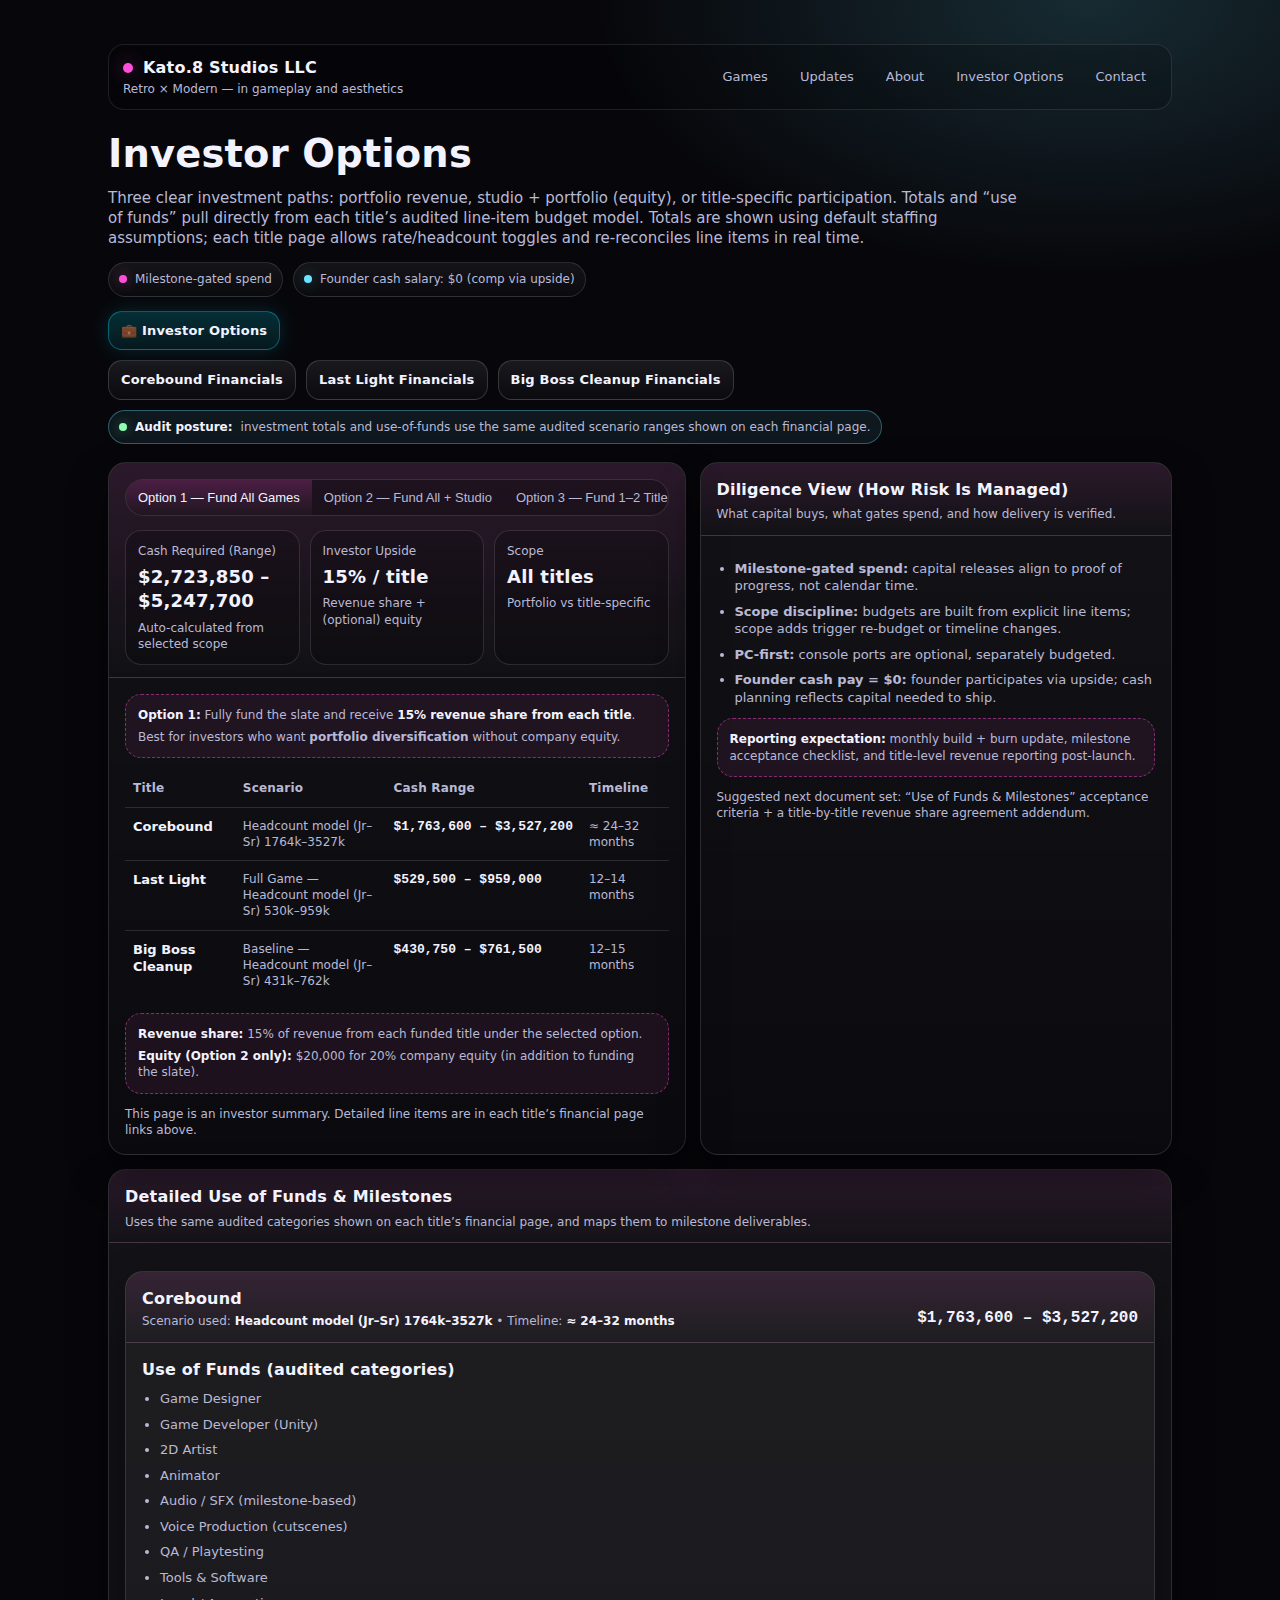
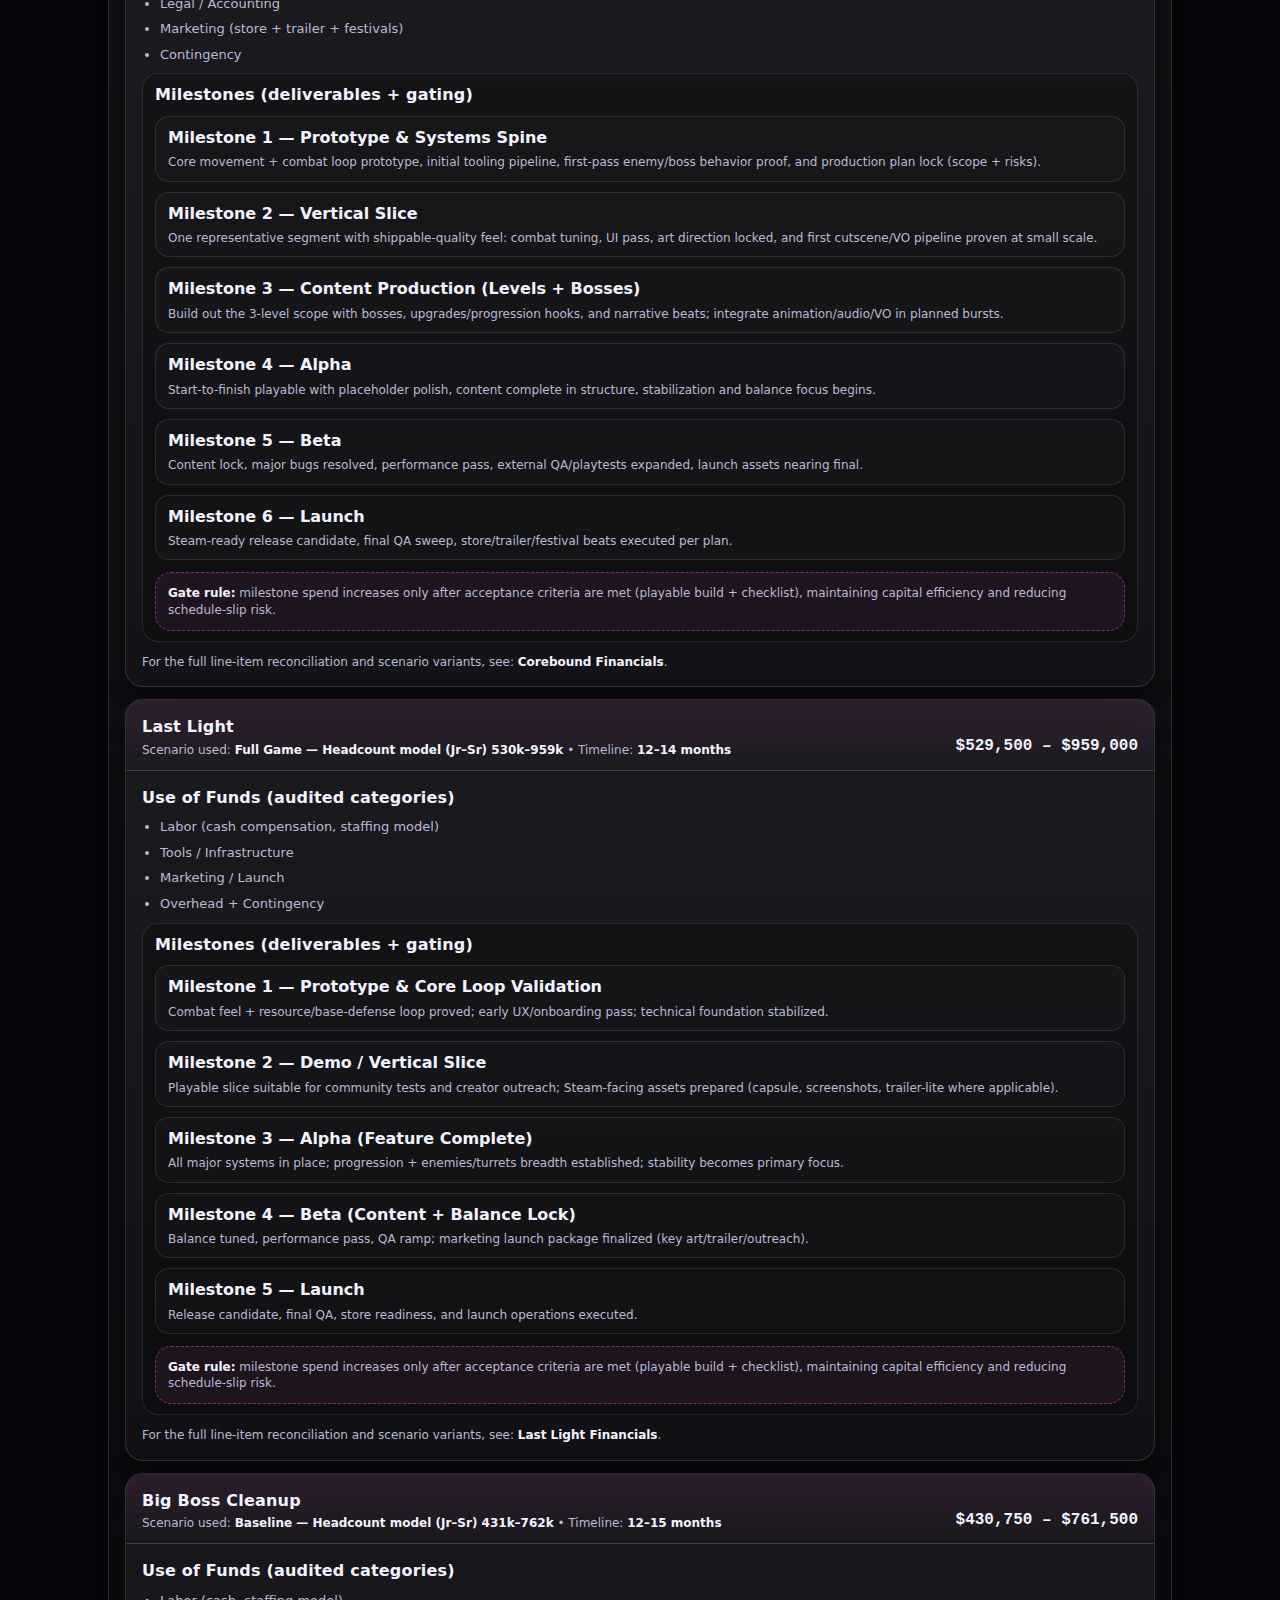
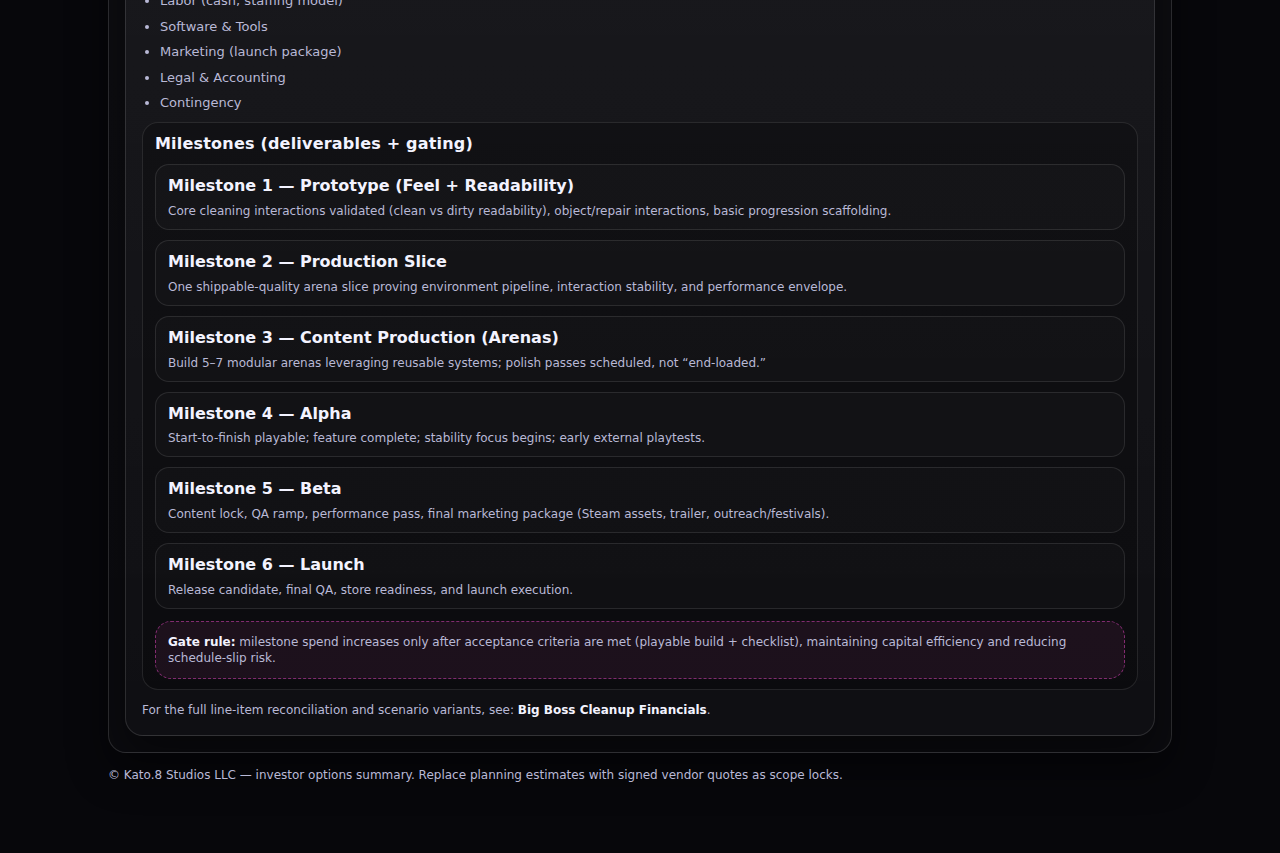
<file: investor-options.html>
<!doctype html>
<html lang="en">
<head>
  <meta charset="utf-8" />
  <meta name="viewport" content="width=device-width,initial-scale=1" />
  <title>Kato.8 Studios — Investor Options</title>
  <style>
    :root{
      --bg:#07070b;
      --panel:#0f0f18;
      --panel2:#0c0c14;
      --text:#f3f3ff;
      --muted:#b9b9d6;
      --line:rgba(255,255,255,.12);
      --accent:#ff4fd8;
      --accent2:#6be4ff;
      --good:#8dffb3;
      --warn:#ffd36b;
      --bad:#ff7a7a;
      --shadow: 0 18px 40px rgba(0,0,0,.45);
      --radius:18px;
      --mono: ui-monospace, SFMono-Regular, Menlo, Monaco, Consolas, "Liberation Mono", "Courier New", monospace;
    }

    *{ box-sizing:border-box; }
    body{
      margin:0;
      font-family: ui-sans-serif, system-ui, -apple-system, Segoe UI, Roboto, Helvetica, Arial;
      background: radial-gradient(900px 500px at 20% -10%, rgba(255,79,216,.20), transparent 65%),
                  radial-gradient(900px 500px at 85% 0%, rgba(107,228,255,.16), transparent 55%),
                  var(--bg);
      color:var(--text);
      line-height:1.35;
    }
    .wrap{ max-width:1100px; margin:0 auto; padding:44px 18px 70px; }

    .sitehdr{
      display:flex; align-items:center; justify-content:space-between; gap:14px;
      margin-bottom:18px;
      padding:12px 14px;
      border:1px solid rgba(255,255,255,.10);
      border-radius: 16px;
      background: rgba(0,0,0,.18);
    }
    .brand{ display:flex; flex-direction:column; gap:2px; }
    .brand .name{
      font-weight:900; letter-spacing:.2px;
      display:flex; align-items:center; gap:10px;
    }
    .spark{
      width:10px; height:10px; border-radius:999px;
      background: var(--accent);
      box-shadow:0 0 18px rgba(255,79,216,.45);
      display:inline-block;
    }
    .brand .tag{ font-size:12px; color:var(--muted); }
    .nav{ display:flex; flex-wrap:wrap; gap:10px; justify-content:flex-end; align-items:center; }
    .nav a{
      color:var(--muted);
      font-size:13px;
      padding:8px 10px;
      border-radius:999px;
      border:1px solid transparent;
      text-decoration:none;
    }
    .nav a:hover{
      color:var(--text);
      border-color: rgba(255,255,255,.12);
      background: rgba(255,255,255,.04);
    }

    h1{
      margin:0;
      font-size: clamp(26px, 3vw, 40px);
      letter-spacing:.2px;
    }
    .sub{
      margin:8px 0 0;
      color:var(--muted);
      max-width:920px;
      font-size: 15px;
    }

    .badge-row{ display:flex; flex-wrap:wrap; gap:10px; margin-top:14px; align-items:center; }
    .badge{
      border:1px solid var(--line);
      background: linear-gradient(180deg, rgba(255,255,255,.06), rgba(255,255,255,.02));
      padding:8px 10px;
      border-radius:999px;
      font-size:12px;
      color:var(--muted);
      display:inline-flex; align-items:center; gap:8px;
      white-space:nowrap;
    }
    .dot{ width:8px; height:8px; border-radius:999px; background:var(--accent); box-shadow:0 0 14px rgba(255,79,216,.45); }
    .dot2{ background:var(--accent2); box-shadow:0 0 14px rgba(107,228,255,.35); }

    .grid{
      display:grid;
      grid-template-columns: 1.1fr .9fr;
      gap:14px;
      margin-top:18px;
    }
    @media (max-width: 920px){
      .grid{ grid-template-columns: 1fr; }
    }

    .card{
      background: linear-gradient(180deg, rgba(255,255,255,.05), rgba(255,255,255,.02));
      border:1px solid var(--line);
      border-radius: var(--radius);
      box-shadow: var(--shadow);
      overflow:hidden;
    }
    .card .hd{
      padding:16px 16px 12px;
      border-bottom:1px solid var(--line);
      background: linear-gradient(180deg, rgba(255,79,216,.10), rgba(255,255,255,0));
    }
    .card .bd{ padding:16px; }

    .controls{
      display:flex;
      flex-wrap:wrap;
      gap:10px;
      align-items:center;
      justify-content:space-between;
    }

    .pillset{
      display:flex;
      border:1px solid var(--line);
      background: rgba(0,0,0,.25);
      border-radius:999px;
      overflow:hidden;
    }
    .pill{
      padding:10px 12px;
      font-size:13px;
      cursor:pointer;
      color:var(--muted);
      background:transparent;
      border:0;
      white-space:nowrap;
    }
    .pill[aria-selected="true"]{
      color:var(--text);
      background: linear-gradient(180deg, rgba(255,79,216,.20), rgba(255,255,255,.02));
    }

    .kpis{
      display:grid;
      grid-template-columns: repeat(3, 1fr);
      gap:10px;
      margin-top:14px;
    }
    @media (max-width: 560px){
      .kpis{ grid-template-columns: 1fr; }
    }
    .kpi{
      border:1px solid var(--line);
      border-radius:16px;
      padding:12px;
      background: rgba(0,0,0,.22);
    }
    .kpi .lbl{ font-size:12px; color:var(--muted); }
    .kpi .val{ margin-top:6px; font-size:18px; font-weight:850; letter-spacing:.2px; }
    .kpi .hint{ margin-top:6px; font-size:12px; color:var(--muted); }

    .money{
      font-variant-numeric: tabular-nums;
      white-space:nowrap;
      font-weight:750;
      font-family: var(--mono);
    }

    .callout{
      border:1px dashed rgba(255,79,216,.45);
      background: rgba(255,79,216,.07);
      padding:12px;
      border-radius:16px;
      color:var(--muted);
      font-size:12px;
      margin-top:12px;
    }
    .callout strong{ color:var(--text); }

    .list{ margin:0; padding-left:18px; color:var(--muted); font-size:13px; }
    .list li{ margin:8px 0; }

    .note{ margin-top:12px; color:var(--muted); font-size:12px; }

    .btn{
      border-radius:14px;
      border:1px solid rgba(255,255,255,.16);
      background: linear-gradient(180deg, rgba(255,79,216,.22), rgba(255,255,255,.03));
      color:var(--text);
      padding:10px 12px;
      font-weight:900;
      letter-spacing:.2px;
      cursor:pointer;
      font-size:13px;
      text-decoration:none;
      display:inline-flex;
      align-items:center;
      gap:8px;
    }
    .btn:hover{ border-color: rgba(255,255,255,.28); }

    table{
      width:100%;
      border-collapse:collapse;
      margin-top:12px;
      font-size:13px;
    }
    th, td{
      text-align:left;
      padding:10px 8px;
      border-bottom:1px solid var(--line);
      vertical-align:top;
    }
    th{ color:var(--muted); font-weight:650; font-size:12px; letter-spacing:.2px; }
    tr:last-child td{ border-bottom:0; }

    /* Option 3 game selection */
    .gamepick{
      display:grid;
      grid-template-columns: 1fr;
      gap:10px;
      margin-top:10px;
    }
    .pickrow{
      border:1px solid rgba(255,255,255,.10);
      border-radius:16px;
      background: rgba(0,0,0,.22);
      padding:12px;
      display:flex;
      gap:12px;
      align-items:flex-start;
      justify-content:space-between;
    }
    .pickrow .left{
      display:flex; gap:10px; align-items:flex-start;
      min-width:0;
    }
    .chk{
      width:18px; height:18px;
      margin-top:2px;
      accent-color: var(--accent);
    }
    .picktitle{ font-weight:900; letter-spacing:.2px; }
    .pickmeta{ color:var(--muted); font-size:12px; margin-top:4px; }
    .pickright{
      text-align:right;
      min-width: 160px;
    }

    /* Milestones accordion */
    details{
      border:1px solid rgba(255,255,255,.10);
      border-radius:16px;
      background: rgba(0,0,0,.22);
      padding:10px 12px;
      margin-top:10px;
    }
    summary{
      cursor:pointer;
      font-weight:900;
      letter-spacing:.2px;
      list-style:none;
    }
    summary::-webkit-details-marker{ display:none; }
    .milestone-grid{
      display:grid;
      grid-template-columns: 1fr;
      gap:10px;
      margin-top:10px;
    }
    .ms{
      border:1px solid rgba(255,255,255,.10);
      border-radius:14px;
      padding:10px 12px;
      background: rgba(255,255,255,.02);
    }
    .ms .t{ font-weight:900; }
    .ms .d{ margin-top:6px; color:var(--muted); font-size:12px; }

    .audit-badge{
      display:inline-flex; gap:8px; align-items:center;
      padding:8px 10px; border-radius:999px;
      border:1px solid rgba(107,228,255,.35);
      background: rgba(107,228,255,.08);
      color:var(--muted); font-size:12px;
      margin-top:10px;
    }
    .audit-badge b{ color:var(--text); }
  </style>
</head>
<body>
  <div class="wrap">

    <div class="sitehdr">
      <div class="brand">
        <div class="name"><span class="spark"></span> <a href="index.html" style="color:var(--text); text-decoration:none;">Kato.8 Studios LLC</a></div>
        <div class="tag">Retro × Modern — in gameplay and aesthetics</div>
      </div>
      <div class="nav">
        <a href="games.html">Games</a>
        <a href="updates.html">Updates</a>
        <a href="about.html">About</a>
        <a href="investor-options.html">Investor Options</a>
        <a href="contact.html">Contact</a>
      </div>
    </div>

    <div>
      <h1>Investor Options</h1>
      <p class="sub">
        Three clear investment paths: portfolio revenue, studio + portfolio (equity), or title-specific participation.
        Totals and “use of funds” pull directly from each title’s audited line-item budget model. Totals are shown using default staffing assumptions; each title page allows rate/headcount toggles and re-reconciles line items in real time.
      </p>

      <div class="badge-row">
        <div class="badge"><span class="dot"></span> Milestone-gated spend</div>
        <div class="badge"><span class="dot dot2"></span> Founder cash salary: $0 (comp via upside)</div>
      </div>

      <div class="badge-row" style="margin-top:14px;">
        <a class="btn" href="investor-options.html" style="border-color: rgba(0,230,255,.35); background: linear-gradient(180deg, rgba(0,230,255,.18), rgba(0,230,255,.08)); color:var(--text); font-weight:900; box-shadow: 0 0 20px rgba(0,230,255,.15); text-decoration:none;">💼 Investor Options</a>
      </div>

      <div class="badge-row" style="margin-top:10px;">
        <a class="btn" href="financials-corebound.html" style="border-color: rgba(255,255,255,.16); background: linear-gradient(180deg, rgba(255,255,255,.08), rgba(255,255,255,.02)); text-decoration:none;">Corebound Financials</a>
        <a class="btn" href="financials-lastlight.html" style="border-color: rgba(255,255,255,.16); background: linear-gradient(180deg, rgba(255,255,255,.08), rgba(255,255,255,.02)); text-decoration:none;">Last Light Financials</a>
        <a class="btn" href="financials-bigbosscleanup.html" style="border-color: rgba(255,255,255,.16); background: linear-gradient(180deg, rgba(255,255,255,.08), rgba(255,255,255,.02)); text-decoration:none;">Big Boss Cleanup Financials</a>
      </div>

      <div class="audit-badge">
        <span style="width:8px;height:8px;border-radius:999px;background:var(--good);box-shadow:0 0 12px rgba(141,255,179,.35);display:inline-block;"></span>
        <b>Audit posture:</b> investment totals and use-of-funds use the same audited scenario ranges shown on each financial page.
      </div>
    </div>

    <div class="grid">
      <!-- LEFT: INTERACTIVE OPTIONS -->
      <div class="card">
        <div class="hd">
          <div class="controls">
            <div class="pillset" role="tablist" aria-label="Investor options">
              <button class="pill" id="opt1" role="tab" aria-selected="true">Option 1 — Fund All Games</button>
              <button class="pill" id="opt2" role="tab" aria-selected="false">Option 2 — Fund All + Studio</button>
              <button class="pill" id="opt3" role="tab" aria-selected="false">Option 3 — Fund 1–2 Titles</button>
            </div>
          </div>

          <div class="kpis">
            <div class="kpi">
              <div class="lbl">Cash Required (Range)</div>
              <div class="val" id="kpiCash">—</div>
              <div class="hint">Auto-calculated from selected scope</div>
            </div>
            <div class="kpi">
              <div class="lbl">Investor Upside</div>
              <div class="val" id="kpiUpside">—</div>
              <div class="hint">Revenue share + (optional) equity</div>
            </div>
            <div class="kpi">
              <div class="lbl">Scope</div>
              <div class="val" id="kpiScope">—</div>
              <div class="hint">Portfolio vs title-specific</div>
            </div>
          </div>
        </div>

        <div class="bd">
          <div id="optionSummary"></div>

          <!-- Option 3 selection -->
          <div id="onlyTitles" style="display:none;">
            <div style="font-weight:900; letter-spacing:.2px; margin-top:6px;">Select title(s)</div>
            <div class="note">Option 3 is designed for investing in <b>1–2 titles</b>. (You can select more for planning, but the UI flags it.)</div>

            <div class="gamepick" id="gamePick"></div>

            <div class="callout" id="pickWarning" style="display:none;">
              <strong>Heads up:</strong> you’ve selected more than 2 titles. Option 3 is intended for 1–2 title investments.
              If you want the full slate, switch to Option 1 or 2.
            </div>
          </div>

          <div class="callout" id="termsBox" style="margin-top:14px;">
            <strong>Revenue share:</strong> 15% of revenue from each funded title under the selected option.
            <span style="display:block; margin-top:6px;">
              <strong>Equity (Option 2 only):</strong> $20,000 for 20% company equity (in addition to funding the slate).
            </span>
          </div>

          <div class="note" style="margin-top:12px;">
            This page is an investor summary. Detailed line items are in each title’s financial page links above.
          </div>
        </div>
      </div>

      <!-- RIGHT: DILIGENCE / GOVERNANCE -->
      <div class="card">
        <div class="hd">
          <div style="font-weight:900; letter-spacing:.2px;">Diligence View (How Risk Is Managed)</div>
          <div style="color:var(--muted); font-size:12px; margin-top:6px">
            What capital buys, what gates spend, and how delivery is verified.
          </div>
        </div>

        <div class="bd">
          <ul class="list">
            <li><b>Milestone-gated spend:</b> capital releases align to proof of progress, not calendar time.</li>
            <li><b>Scope discipline:</b> budgets are built from explicit line items; scope adds trigger re-budget or timeline changes.</li>
            <li><b>PC-first:</b> console ports are optional, separately budgeted.</li>
            <li><b>Founder cash pay = $0:</b> founder participates via upside; cash planning reflects capital needed to ship.</li>
          </ul>

          <div class="callout">
            <strong>Reporting expectation:</strong> monthly build + burn update, milestone acceptance checklist, and title-level revenue reporting post-launch.
          </div>

          <div class="note">
            Suggested next document set: “Use of Funds & Milestones” acceptance criteria + a title-by-title revenue share agreement addendum.
          </div>
        </div>
      </div>
    </div>

    <!-- USE OF FUNDS + MILESTONES (DETAIL) -->
    <div class="card" style="margin-top:14px;">
      <div class="hd">
        <div style="font-weight:900; letter-spacing:.2px;">Detailed Use of Funds & Milestones</div>
        <div style="color:var(--muted); font-size:12px; margin-top:6px">
          Uses the same audited categories shown on each title’s financial page, and maps them to milestone deliverables.
        </div>
      </div>
      <div class="bd" id="uofRoot"></div>
    </div>

    <div class="note" style="margin-top:14px;">
      © Kato.8 Studios LLC — investor options summary. Replace planning estimates with signed vendor quotes as scope locks.
    </div>

  </div>

  <script>
    // ----------------------------
    // Data (pulled from your existing “recommended / baseline” scenarios)
    // ----------------------------
    const games = [
      {
        id: "corebound",
        title: "Corebound",
        link: "financials-corebound.html",
        scenarioLabel: "Headcount model (Jr–Sr) 1764k–3527k",
        cashLow: 1763600,
        cashHigh: 3527200,
        timeline: "≈ 24–32 months",
        useOfFunds: [
          "Game Designer",
          "Game Developer (Unity)",
          "2D Artist",
          "Animator",
          "Audio / SFX (milestone-based)",
          "Voice Production (cutscenes)",
          "QA / Playtesting",
          "Tools & Software",
          "Legal / Accounting",
          "Marketing (store + trailer + festivals)",
          "Contingency"
        ],
        milestones: [
          { t: "Milestone 1 — Prototype & Systems Spine", d: "Core movement + combat loop prototype, initial tooling pipeline, first-pass enemy/boss behavior proof, and production plan lock (scope + risks)." },
          { t: "Milestone 2 — Vertical Slice", d: "One representative segment with shippable-quality feel: combat tuning, UI pass, art direction locked, and first cutscene/VO pipeline proven at small scale." },
          { t: "Milestone 3 — Content Production (Levels + Bosses)", d: "Build out the 3-level scope with bosses, upgrades/progression hooks, and narrative beats; integrate animation/audio/VO in planned bursts." },
          { t: "Milestone 4 — Alpha", d: "Start-to-finish playable with placeholder polish, content complete in structure, stabilization and balance focus begins." },
          { t: "Milestone 5 — Beta", d: "Content lock, major bugs resolved, performance pass, external QA/playtests expanded, launch assets nearing final." },
          { t: "Milestone 6 — Launch", d: "Steam-ready release candidate, final QA sweep, store/trailer/festival beats executed per plan." }
        ]
      },
      {
        id: "lastlight",
        title: "Last Light",
        link: "financials-lastlight.html",
        scenarioLabel: "Full Game — Headcount model (Jr–Sr) 530k–959k",
        cashLow: 529500,
        cashHigh: 959000,
        timeline: "12–14 months",
        useOfFunds: [
          "Labor (cash compensation, staffing model)",
          "Tools / Infrastructure",
          "Marketing / Launch",
          "Overhead + Contingency"
        ],
        milestones: [
          { t: "Milestone 1 — Prototype & Core Loop Validation", d: "Combat feel + resource/base-defense loop proved; early UX/onboarding pass; technical foundation stabilized." },
          { t: "Milestone 2 — Demo / Vertical Slice", d: "Playable slice suitable for community tests and creator outreach; Steam-facing assets prepared (capsule, screenshots, trailer-lite where applicable)." },
          { t: "Milestone 3 — Alpha (Feature Complete)", d: "All major systems in place; progression + enemies/turrets breadth established; stability becomes primary focus." },
          { t: "Milestone 4 — Beta (Content + Balance Lock)", d: "Balance tuned, performance pass, QA ramp; marketing launch package finalized (key art/trailer/outreach)." },
          { t: "Milestone 5 — Launch", d: "Release candidate, final QA, store readiness, and launch operations executed." }
        ]
      },
      {
        id: "bigbosscleanup",
        title: "Big Boss Cleanup",
        link: "financials-bigbosscleanup.html",
        scenarioLabel: "Baseline — Headcount model (Jr–Sr) 431k–762k",
        cashLow: 430750,
        cashHigh: 761500,
        timeline: "12–15 months",
        useOfFunds: [
          "Labor (cash, staffing model)",
          "Software & Tools",
          "Marketing (launch package)",
          "Legal & Accounting",
          "Contingency"
        ],
        milestones: [
          { t: "Milestone 1 — Prototype (Feel + Readability)", d: "Core cleaning interactions validated (clean vs dirty readability), object/repair interactions, basic progression scaffolding." },
          { t: "Milestone 2 — Production Slice", d: "One shippable-quality arena slice proving environment pipeline, interaction stability, and performance envelope." },
          { t: "Milestone 3 — Content Production (Arenas)", d: "Build 5–7 modular arenas leveraging reusable systems; polish passes scheduled, not “end-loaded.”" },
          { t: "Milestone 4 — Alpha", d: "Start-to-finish playable; feature complete; stability focus begins; early external playtests." },
          { t: "Milestone 5 — Beta", d: "Content lock, QA ramp, performance pass, final marketing package (Steam assets, trailer, outreach/festivals)." },
          { t: "Milestone 6 — Launch", d: "Release candidate, final QA, store readiness, and launch execution." }
        ]
      }
    ];

    // ----------------------------
    // Helpers
    // ----------------------------
    const money = (n) => {
      if (n === null || n === undefined || !isFinite(n)) return "—";
      return "$" + Math.round(n).toLocaleString("en-US");
    };

    const sumRange = (ids) => {
      const chosen = games.filter(g => ids.includes(g.id));
      const low = chosen.reduce((a,g)=>a+g.cashLow,0);
      const high = chosen.reduce((a,g)=>a+g.cashHigh,0);
      return { low, high };
    };

    // ----------------------------
    // UI Elements
    // ----------------------------
    const opt1 = document.getElementById("opt1");
    const opt2 = document.getElementById("opt2");
    const opt3 = document.getElementById("opt3");

    const kpiCash = document.getElementById("kpiCash");
    const kpiUpside = document.getElementById("kpiUpside");
    const kpiScope = document.getElementById("kpiScope");

    const optionSummary = document.getElementById("optionSummary");
    const onlyTitles = document.getElementById("onlyTitles");
    const gamePick = document.getElementById("gamePick");
    const pickWarning = document.getElementById("pickWarning");

    const uofRoot = document.getElementById("uofRoot");

    let mode = "opt1";
    let selected = new Set(["corebound", "lastlight"]); // default 2 selections for option 3

    function setMode(next){
      mode = next;
      opt1.setAttribute("aria-selected", mode==="opt1");
      opt2.setAttribute("aria-selected", mode==="opt2");
      opt3.setAttribute("aria-selected", mode==="opt3");

      onlyTitles.style.display = (mode==="opt3") ? "block" : "none";
      render();
    }

    function render(){
      // Determine selection scope
      let ids;
      if(mode==="opt3"){
        ids = Array.from(selected);
      }else{
        ids = games.map(g=>g.id);
      }

      // Compute cash range
      const { low, high } = sumRange(ids);

      // Option 2 adds $20k equity check on top of fully funding the slate
      const equityAdd = (mode==="opt2") ? 200000 : 0;
      const cashLow = low + equityAdd;
      const cashHigh = high + equityAdd;

      kpiCash.textContent = `${money(cashLow)} – ${money(cashHigh)}`;

      if(mode==="opt1"){
        kpiUpside.textContent = "15% / title";
        kpiScope.textContent = "All titles";
        optionSummary.innerHTML = `
          <div class="callout" style="margin-top:0;">
            <strong>Option 1:</strong> Fully fund the slate and receive <strong>15% revenue share from each title</strong>.
            <span style="display:block; margin-top:6px;">
              Best for investors who want <b>portfolio diversification</b> without company equity.
            </span>
          </div>
          <table aria-label="Option 1 summary table">
            <thead>
              <tr>
                <th>Title</th>
                <th>Scenario</th>
                <th>Cash Range</th>
                <th>Timeline</th>
              </tr>
            </thead>
            <tbody>
              ${games.map(g=>`
                <tr>
                  <td><a href="${g.link}" style="color:var(--text); text-decoration:none; font-weight:900;">${g.title}</a></td>
                  <td style="color:var(--muted); font-size:12px">${g.scenarioLabel}</td>
                  <td class="money">${money(g.cashLow)} – ${money(g.cashHigh)}</td>
                  <td style="color:var(--muted); font-size:12px">${g.timeline}</td>
                </tr>
              `).join("")}
            </tbody>
          </table>
        `;
      }

      if(mode==="opt2"){
        kpiUpside.textContent = "15% / title + 20% equity";
        kpiScope.textContent = "All titles + studio";
        optionSummary.innerHTML = `
          <div class="callout" style="margin-top:0;">
            <strong>Option 2:</strong> Fully fund the slate <b>plus</b> <strong>$200,000 for 20% equity</strong> in Kato.8 Studios LLC.
            <span style="display:block; margin-top:6px;">
              Best for partners who want <b>title revenue participation</b> and <b>long-term studio upside</b>.
            </span>
          </div>
          <table aria-label="Option 2 summary table">
            <thead>
              <tr>
                <th>Component</th>
                <th>Amount</th>
                <th>What you receive</th>
              </tr>
            </thead>
            <tbody>
              <tr>
                <td><b>Slate funding (all titles)</b></td>
                <td class="money">${money(low)} – ${money(high)}</td>
                <td style="color:var(--muted); font-size:12px">15% revenue share per funded title</td>
              </tr>
              <tr>
                <td><b>Studio equity</b></td>
                <td class="money">${money(200000)}</td>
                <td style="color:var(--muted); font-size:12px">20% ownership stake (minority)</td>
              </tr>
              <tr>
                <td><b>Total</b></td>
                <td class="money">${money(cashLow)} – ${money(cashHigh)}</td>
                <td style="color:var(--muted); font-size:12px">Revenue share + equity</td>
              </tr>
            </tbody>
          </table>

          <div class="note">
            Governance is typically defined in a lightweight operating agreement addendum (information rights, reporting cadence, and major decision thresholds).
          </div>
        `;
      }

      if(mode==="opt3"){
        const picked = games.filter(g=>ids.includes(g.id));
        kpiUpside.textContent = "15% / selected title";
        kpiScope.textContent = `${picked.length} title(s)`;
        optionSummary.innerHTML = `
          <div class="callout" style="margin-top:0;">
            <strong>Option 3:</strong> Invest in <strong>1–2 specific titles</strong> and receive <strong>15% revenue share</strong> from those titles only.
            <span style="display:block; margin-top:6px;">
              Best for focused conviction bets with clean title-level reporting.
            </span>
          </div>

          <table aria-label="Option 3 summary table">
            <thead>
              <tr>
                <th>Selected title</th>
                <th>Scenario</th>
                <th>Cash Range</th>
                <th>Timeline</th>
              </tr>
            </thead>
            <tbody>
              ${picked.length ? picked.map(g=>`
                <tr>
                  <td><a href="${g.link}" style="color:var(--text); text-decoration:none; font-weight:900;">${g.title}</a></td>
                  <td style="color:var(--muted); font-size:12px">${g.scenarioLabel}</td>
                  <td class="money">${money(g.cashLow)} – ${money(g.cashHigh)}</td>
                  <td style="color:var(--muted); font-size:12px">${g.timeline}</td>
                </tr>
              `).join("") : `
                <tr><td colspan="4" style="color:var(--muted); font-size:12px;">Select a title below to compute totals.</td></tr>
              `}
            </tbody>
          </table>
        `;

        // warning if more than 2 selected
        pickWarning.style.display = (picked.length > 2) ? "block" : "none";
      }

      // Render game picker rows always (only visible for opt3)
      gamePick.innerHTML = games.map(g=>{
        const checked = selected.has(g.id) ? "checked" : "";
        return `
          <div class="pickrow">
            <div class="left">
              <input class="chk" type="checkbox" id="chk_${g.id}" ${checked} />
              <div style="min-width:0;">
                <div class="picktitle">${g.title}</div>
                <div class="pickmeta">
                  <a href="${g.link}" style="color:var(--muted); text-decoration:none;">${g.scenarioLabel}</a>
                  <span style="opacity:.75"> • </span>
                  <span>${g.timeline}</span>
                </div>
              </div>
            </div>
            <div class="pickright">
              <div class="money">${money(g.cashLow)} – ${money(g.cashHigh)}</div>
              <div class="pickmeta">Audited range</div>
            </div>
          </div>
        `;
      }).join("");

      games.forEach(g=>{
        const el = document.getElementById(`chk_${g.id}`);
        if(!el) return;
        el.onchange = (e)=>{
          if(e.target.checked) selected.add(g.id);
          else selected.delete(g.id);
          render();
        };
      });

      // Render detailed “Use of Funds & Milestones” based on current option scope
      renderUseOfFunds(ids);
    }

    function renderUseOfFunds(ids){
      const chosen = games.filter(g=>ids.includes(g.id));

      uofRoot.innerHTML = chosen.map(g=>{
        return `
          <div class="card" style="margin-top:12px;">
            <div class="hd">
              <div style="display:flex; align-items:flex-end; justify-content:space-between; gap:10px; flex-wrap:wrap;">
                <div>
                  <div style="font-weight:900; letter-spacing:.2px; font-size:16px;">${g.title}</div>
                  <div style="color:var(--muted); font-size:12px; margin-top:4px;">
                    Scenario used: <b style="color:var(--text)">${g.scenarioLabel}</b> • Timeline: <b style="color:var(--text)">${g.timeline}</b>
                  </div>
                </div>
                <div class="money">${money(g.cashLow)} – ${money(g.cashHigh)}</div>
              </div>
            </div>
            <div class="bd">
              <div style="font-weight:900; letter-spacing:.2px;">Use of Funds (audited categories)</div>
              <ul class="list" style="margin-top:10px;">
                ${g.useOfFunds.map(x=>`<li>${x}</li>`).join("")}
              </ul>

              <details open>
                <summary>Milestones (deliverables + gating)</summary>
                <div class="milestone-grid">
                  ${g.milestones.map(m=>`
                    <div class="ms">
                      <div class="t">${m.t}</div>
                      <div class="d">${m.d}</div>
                    </div>
                  `).join("")}
                </div>

                <div class="callout" style="margin-top:12px;">
                  <strong>Gate rule:</strong> milestone spend increases only after acceptance criteria are met (playable build + checklist),
                  maintaining capital efficiency and reducing schedule-slip risk.
                </div>
              </details>

              <div class="note">
                For the full line-item reconciliation and scenario variants, see:
                <a href="${g.link}" style="color:var(--text); text-decoration:none; font-weight:900;">${g.title} Financials</a>.
              </div>
            </div>
          </div>
        `;
      }).join("");

      if(!chosen.length){
        uofRoot.innerHTML = `<div class="note">Select at least one title to show detailed use of funds and milestones.</div>`;
      }
    }

    // ----------------------------
    // Events
    // ----------------------------
    opt1.addEventListener("click", ()=>setMode("opt1"));
    opt2.addEventListener("click", ()=>setMode("opt2"));
    opt3.addEventListener("click", ()=>setMode("opt3"));

    // Init
    setMode("opt1");
  </script>
</body>
</html>
</file>
